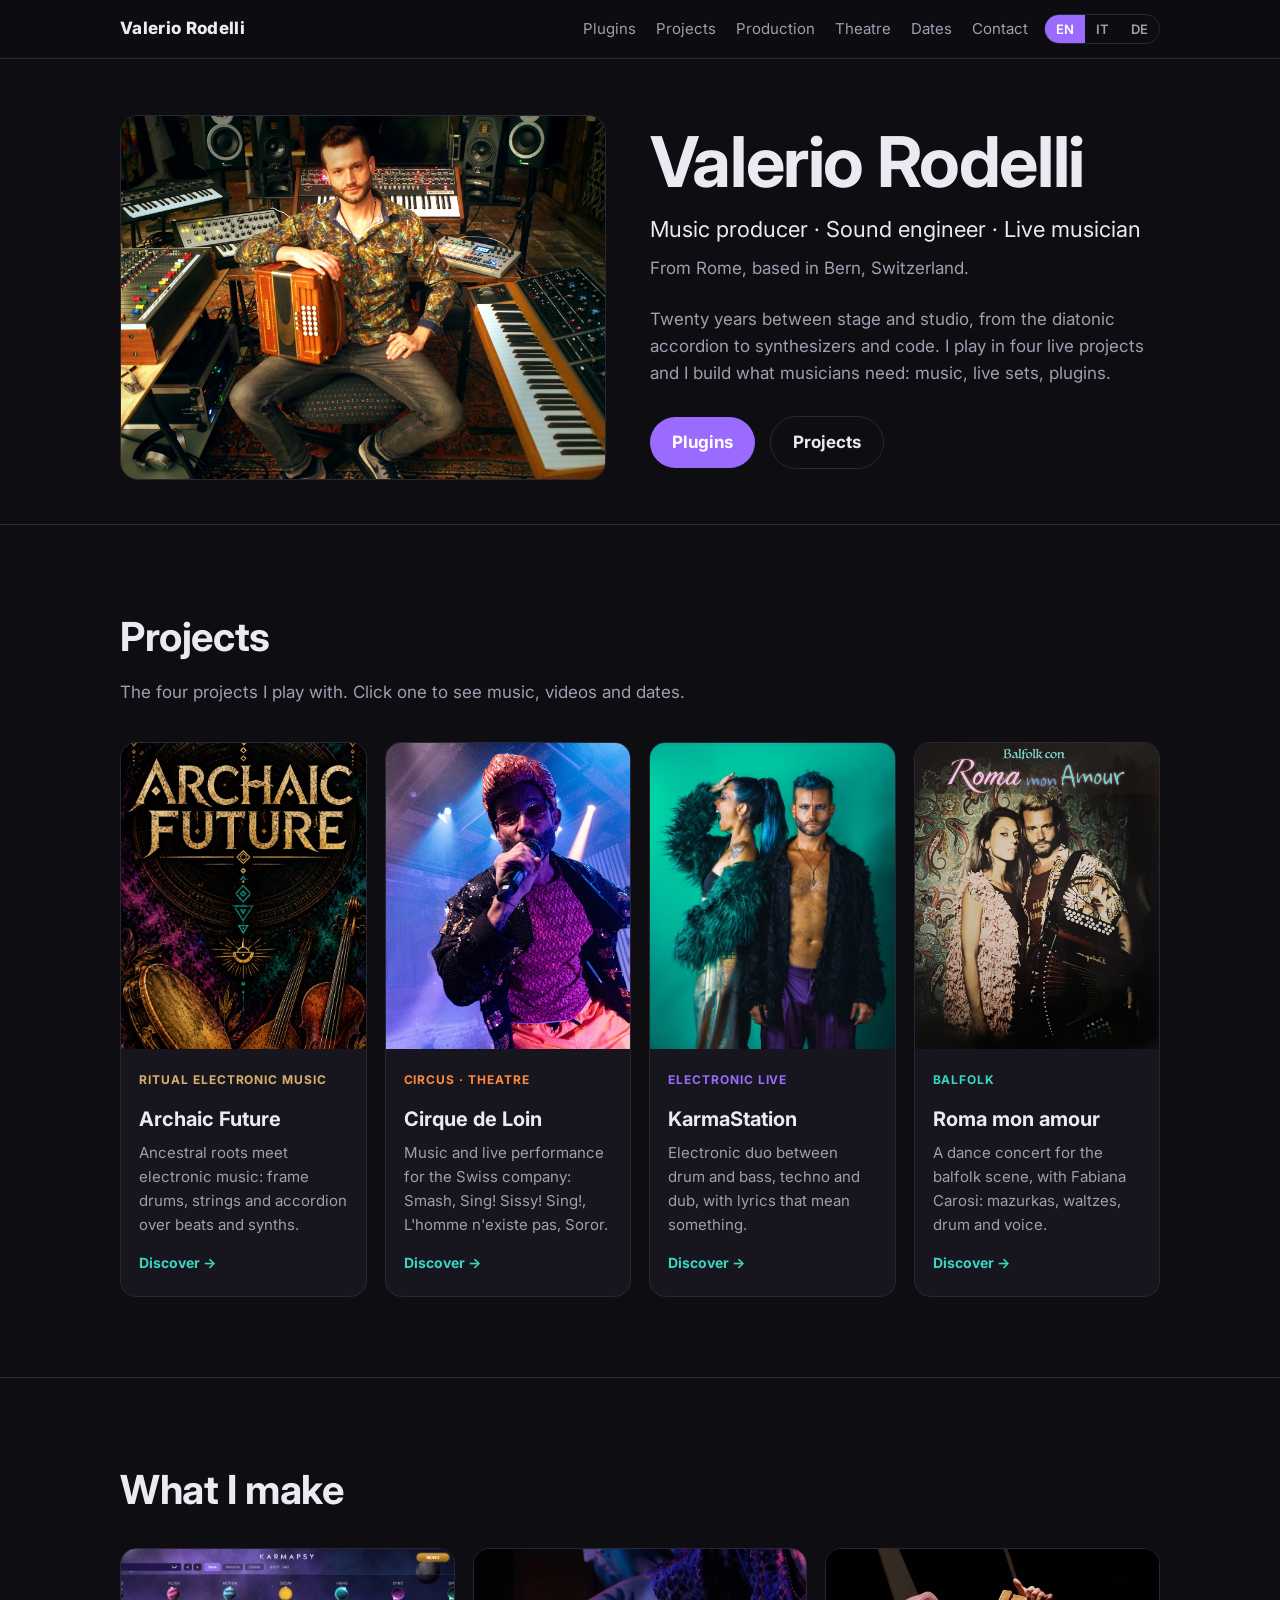
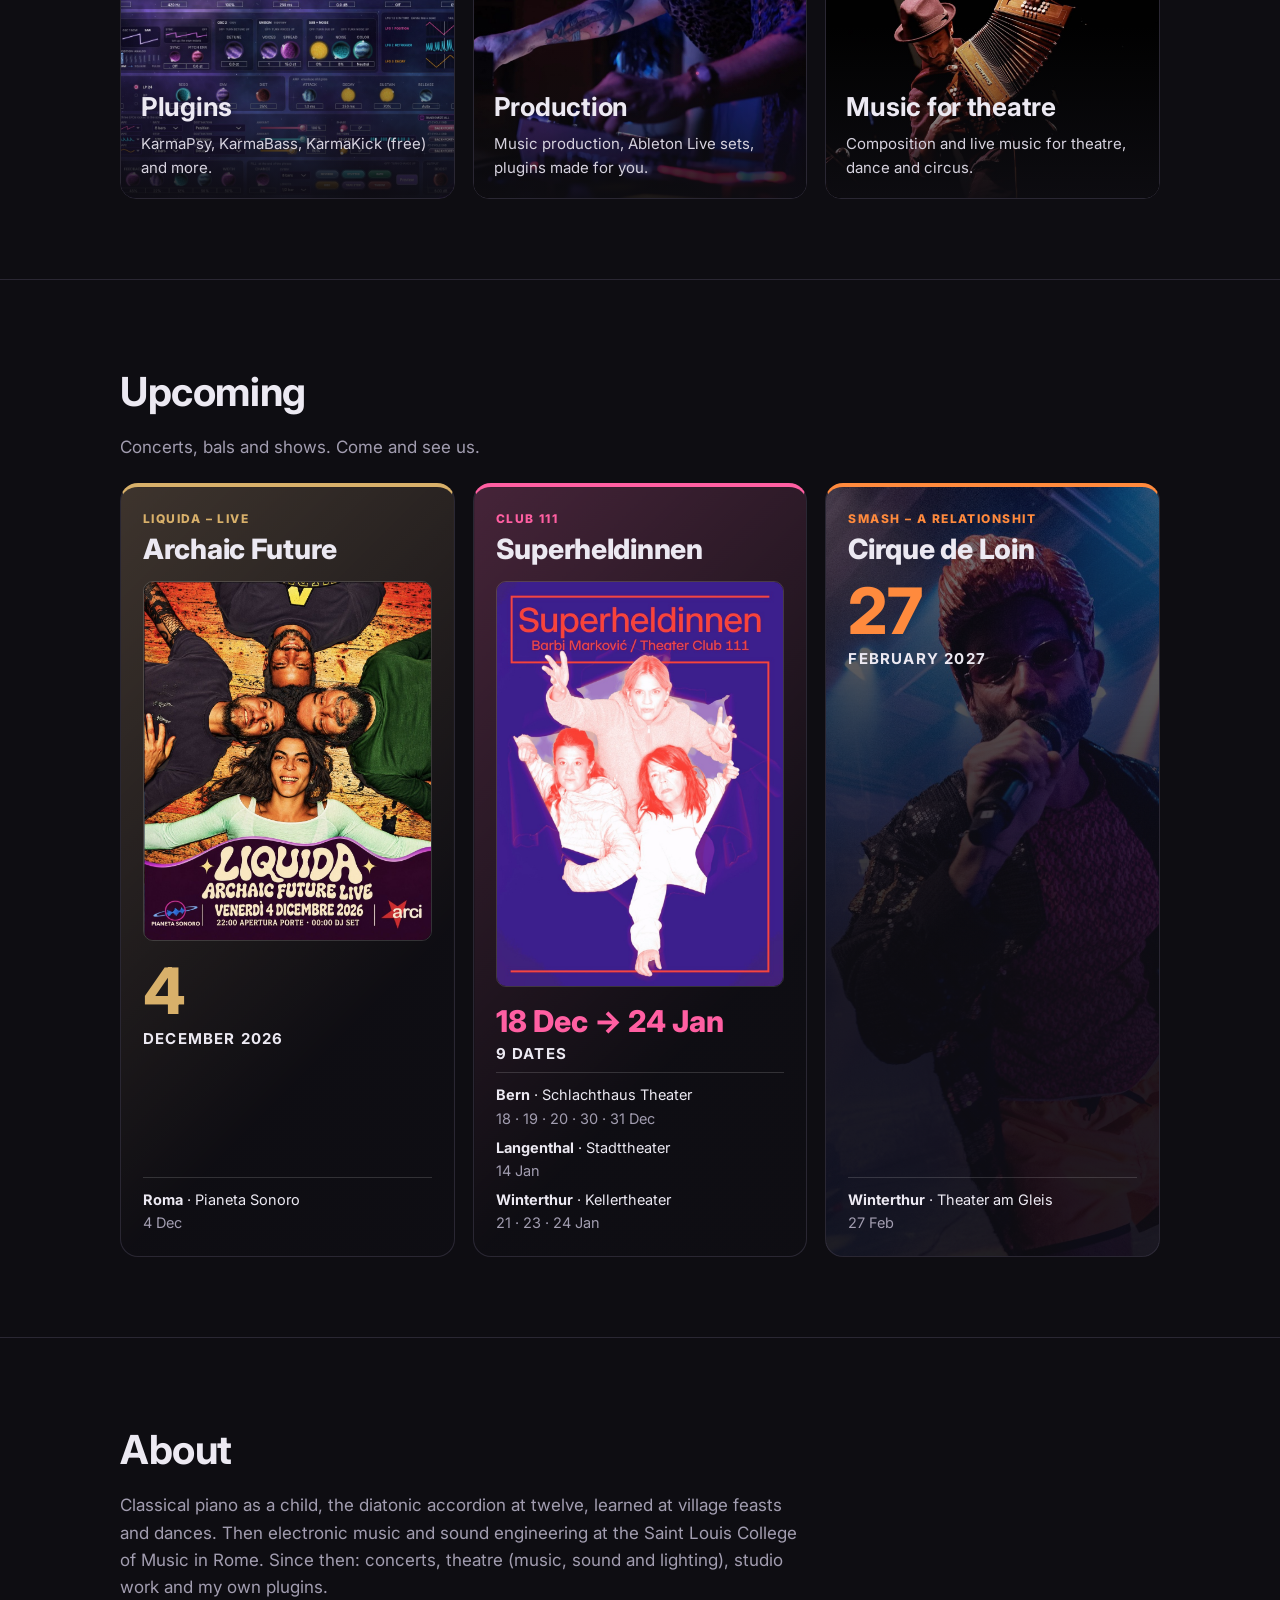
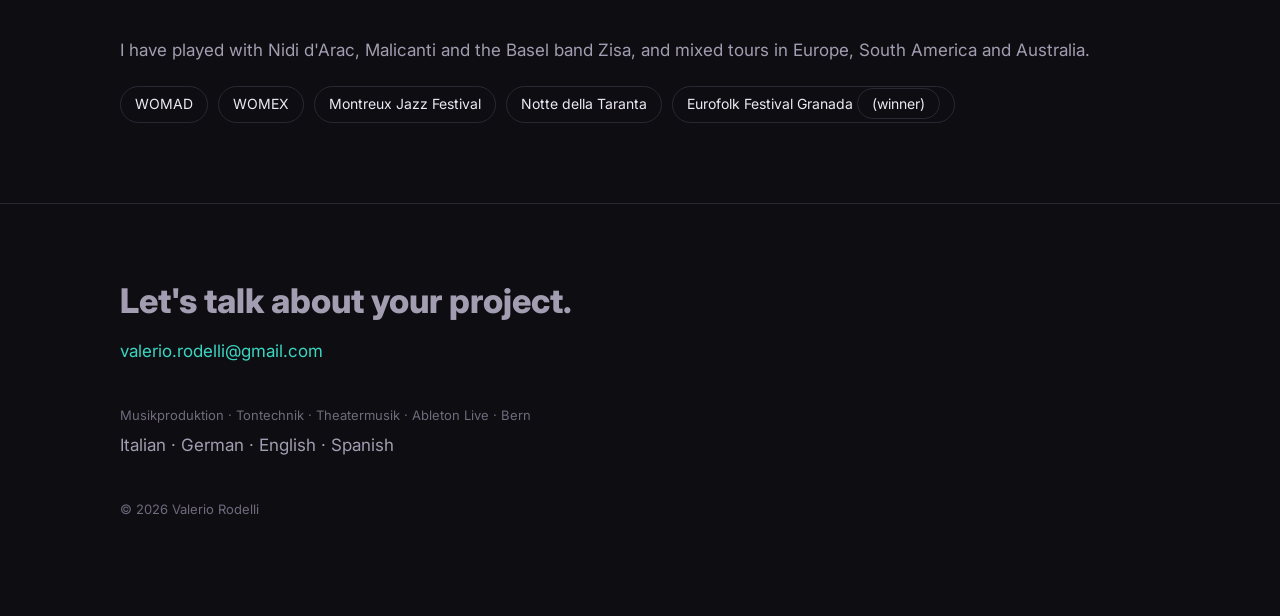
<file: index.html>
<!doctype html>
<html lang="en" data-lang="en">
<head>
<meta charset="utf-8">
<meta name="viewport" content="width=device-width, initial-scale=1">
<title>Valerio Rodelli – Music producer, sound engineer &amp; theatre composer in Bern</title>
<meta name="description" content="Valerio Rodelli, music producer, sound engineer and theatre composer from Rome, based in Bern, Switzerland. Musikproduktion, Tontechnik und Theatermusik in Bern. Ableton Live sets, audio plugins, live music.">
<link rel="canonical" href="https://valeriorodelli.net/">
<meta property="og:type" content="website">
<meta property="og:title" content="Valerio Rodelli – Music producer, sound engineer &amp; theatre composer in Bern">
<meta property="og:description" content="Valerio Rodelli, music producer, sound engineer and theatre composer from Rome, based in Bern, Switzerland. Musikproduktion, Tontechnik und Theatermusik in Bern. Ableton Live sets, audio plugins, live music.">
<meta property="og:url" content="https://valeriorodelli.net/">
<meta property="og:image" content="https://valeriorodelli.net/assets/valerio-atelier.jpg">
<meta name="twitter:card" content="summary_large_image">
<script type="application/ld+json">{"@context": "https://schema.org", "@type": "Person", "name": "Valerio Rodelli", "url": "https://valeriorodelli.net/", "image": "https://valeriorodelli.net/assets/valerio-atelier.jpg", "jobTitle": ["Music producer", "Sound engineer", "Live musician"], "description": "Music producer, sound engineer and live musician from Rome, based in Bern, Switzerland. Archaic Future, Cirque de Loin, KarmaStation, Roma mon amour. Ableton Live sets, audio plugins, music production.", "address": {"@type": "PostalAddress", "addressLocality": "Bern", "addressCountry": "CH"}, "birthPlace": {"@type": "Place", "name": "Rome"}, "email": "mailto:valerio.rodelli@gmail.com", "knowsLanguage": ["it", "de", "en", "es"], "memberOf": [{"@type": "MusicGroup", "name": "Archaic Future"}, {"@type": "MusicGroup", "name": "KarmaStation"}, {"@type": "MusicGroup", "name": "Roma mon amour"}, {"@type": "PerformingGroup", "name": "Cirque de Loin"}], "sameAs": ["https://www.instagram.com/karmastation.music/", "https://www.youtube.com/@KarmaStation_music", "https://open.spotify.com/artist/7bAg3mGoBLbCILEYzGeQ53", "https://www.instagram.com/archaic.future/", "https://www.youtube.com/@ArchaicFutureMusic", "https://www.youtube.com/@Romamonamour", "https://karmastation.gumroad.com", "https://www.fiverr.com/valerio_rodelli", "https://soundbetter.com/profiles/748519-valerio-rodelli"]}</script>
<link rel="preconnect" href="https://fonts.googleapis.com">
<link href="https://fonts.googleapis.com/css2?family=Inter:wght@400;500;700;800&display=swap" rel="stylesheet">
<link rel="stylesheet" href="assets/style.css?v=11">
</head>
<body>

<nav>
  <div class="wrap">
    <a class="name" href="/">Valerio Rodelli</a>
    <ul>
      <li><a href="/plugins.html">Plugins</a></li>
      <li><a href="#projects"><span lang="en">Projects</span><span lang="it">Progetti</span><span lang="de">Projekte</span></a></li>
      <li><a href="/produzione.html"><span lang="en">Production</span><span lang="it">Produzione</span><span lang="de">Produktion</span></a></li>
      <li><a href="/teatro.html"><span lang="en">Theatre</span><span lang="it">Teatro</span><span lang="de">Theater</span></a></li>
      <li><a href="#dates"><span lang="en">Dates</span><span lang="it">Date</span><span lang="de">Termine</span></a></li>
      <li><a href="#contact"><span lang="en">Contact</span><span lang="it">Contatti</span><span lang="de">Kontakt</span></a></li>
    </ul>
    <div class="langs"><button data-set="en">EN</button><button data-set="it">IT</button><button data-set="de">DE</button></div>
  </div>
</nav>

<header class="hero">
  <div class="wrap">
    <img src="assets/valerio-atelier.jpg" alt="Valerio Rodelli">
    <div>
      <h1>Valerio Rodelli</h1>
      <p class="roles"><span lang="en">Music producer · Sound engineer · Live musician</span><span lang="it">Produttore · Fonico · Musicista live</span><span lang="de">Musikproduzent · Tontechniker · Livemusiker</span></p>
      <p class="where"><span lang="en">From Rome, based in Bern, Switzerland.</span><span lang="it">Romano, vivo a Berna, in Svizzera.</span><span lang="de">Aus Rom, lebt in Bern, Schweiz.</span></p>
      <p class="intro"><span lang="en">Twenty years between stage and studio, from the diatonic accordion to synthesizers and code. I play in four live projects and I build what musicians need: music, live sets, plugins.</span><span lang="it">Vent'anni tra palco e studio, dall'organetto ai sintetizzatori fino al codice. Suono in quattro progetti dal vivo e costruisco quello che serve ai musicisti: musica, live set, plugin.</span><span lang="de">Zwanzig Jahre zwischen Bühne und Studio, vom diatonischen Akkordeon über Synthesizer bis zum Code. Ich spiele in vier Liveprojekten und baue, was Musikerinnen und Musiker brauchen: Musik, Livesets, Plugins.</span></p>
      <a class="btn" href="/plugins.html">Plugins</a>
      <a class="btn ghost" href="#projects"><span lang="en">Projects</span><span lang="it">Progetti</span><span lang="de">Projekte</span></a>
    </div>
  </div>
</header>

<section id="projects">
  <div class="wrap">
    <h2><span lang="en">Projects</span><span lang="it">Progetti</span><span lang="de">Projekte</span></h2>
    <p class="lead"><span lang="en">The four projects I play with. Click one to see music, videos and dates.</span><span lang="it">I quattro progetti con cui suono. Clicca per vedere musica, video e date.</span><span lang="de">Die vier Projekte, in denen ich spiele. Klick auf eines für Musik, Videos und Termine.</span></p>
    <div class="projects">
      <a class="pcard" href="archaic-future.html">
        <img src="assets/archaic-future.jpg" alt="Archaic Future">
        <div><span class="tag t-gold">Ritual electronic music</span><h3>Archaic Future</h3><p><span lang="en">Ancestral roots meet electronic music: frame drums, strings and accordion over beats and synths.</span><span lang="it">Le radici antiche incontrano l'elettronica: tamburi a cornice, corde e organetto su beat e sintetizzatori.</span><span lang="de">Uralte Wurzeln treffen auf elektronische Musik: Rahmentrommeln, Saiteninstrumente und Akkordeon über Beats und Synthesizern.</span></p><span class="go"><span lang="en">Discover →</span><span lang="it">Scopri →</span><span lang="de">Entdecken →</span></span></div>
      </a>
      <a class="pcard" href="cirque-de-loin.html">
        <img src="assets/smash-158.jpg" alt="Cirque de Loin" style="object-position:center 20%">
        <div><span class="tag t-orange"><span lang="en">Circus · theatre</span><span lang="it">Circo · teatro</span><span lang="de">Zirkus · Theater</span></span><h3>Cirque de Loin</h3><p><span lang="en">Music and live performance for the Swiss company: Smash, Sing! Sissy! Sing!, L'homme n'existe pas, Soror.</span><span lang="it">Musica e scena per la compagnia svizzera: Smash, Sing! Sissy! Sing!, L'homme n'existe pas, Soror.</span><span lang="de">Musik und Live-Performance für die Schweizer Compagnie: Smash, Sing! Sissy! Sing!, L'homme n'existe pas, Soror.</span></p><span class="go"><span lang="en">Discover →</span><span lang="it">Scopri →</span><span lang="de">Entdecken →</span></span></div>
      </a>
      <a class="pcard" href="karmastation.html">
        <img src="assets/karmastation.jpg" alt="KarmaStation">
        <div><span class="tag t-violet">Electronic live</span><h3>KarmaStation</h3><p><span lang="en">Electronic duo between drum and bass, techno and dub, with lyrics that mean something.</span><span lang="it">Duo elettronico tra drum and bass, techno e dub, con testi che dicono qualcosa.</span><span lang="de">Elektronisches Duo zwischen Drum and Bass, Techno und Dub, mit Texten, die etwas zu sagen haben.</span></p><span class="go"><span lang="en">Discover →</span><span lang="it">Scopri →</span><span lang="de">Entdecken →</span></span></div>
      </a>
      <a class="pcard" href="roma-mon-amour.html">
        <img src="assets/roma-mon-amour.jpg" alt="Roma mon amour">
        <div><span class="tag t-teal">Balfolk</span><h3>Roma mon amour</h3><p><span lang="en">A dance concert for the balfolk scene, with Fabiana Carosi: mazurkas, waltzes, drum and voice.</span><span lang="it">Un concerto da ballare per la scena balfolk, con Fabiana Carosi: mazurke, valzer, tamburo e voce.</span><span lang="de">Ein Tanzkonzert für die Balfolk-Szene, mit Fabiana Carosi: Mazurkas, Walzer, Trommel und Stimme.</span></p><span class="go"><span lang="en">Discover →</span><span lang="it">Scopri →</span><span lang="de">Entdecken →</span></span></div>
      </a>
    </div>
  </div>
</section>

<section id="start">
  <div class="wrap">
    <h2><span lang="en">What I make</span><span lang="it">Cosa faccio</span><span lang="de">Was ich mache</span></h2>
    <div class="doors">
      <a class="door" href="/plugins.html"><img src="assets/psy.jpg" alt="" loading="lazy" style="object-position:center top"><div><h3>Plugins</h3><p><span lang="en">KarmaPsy, KarmaBass, KarmaKick (free) and more.</span><span lang="it">KarmaPsy, KarmaBass, KarmaKick (gratis) e altri.</span><span lang="de">KarmaPsy, KarmaBass, KarmaKick (gratis) und mehr.</span></p></div></a>
      <a class="door" href="/produzione.html"><img src="assets/live-synth.jpg" alt="" loading="lazy" style="object-position:center"><div><h3><span lang="en">Production</span><span lang="it">Produzione</span><span lang="de">Produktion</span></h3><p><span lang="en">Music production, Ableton Live sets, plugins made for you.</span><span lang="it">Produzione musicale, live set Ableton, plugin su misura.</span><span lang="de">Musikproduktion, Ableton-Livesets, Plugins nach Mass.</span></p></div></a>
      <a class="door" href="/teatro.html"><img src="assets/teatro-ambra.jpg" alt="" loading="lazy" style="object-position:center 30%"><div><h3><span lang="en">Music for theatre</span><span lang="it">Musica per il teatro</span><span lang="de">Theatermusik</span></h3><p><span lang="en">Composition and live music for theatre, dance and circus.</span><span lang="it">Composizione e musica dal vivo per teatro, danza e circo.</span><span lang="de">Komposition und Livemusik für Theater, Tanz und Zirkus.</span></p></div></a>
    </div>
  </div>
</section>

<section id="dates">
  <div class="wrap">
    <h2><span lang="en">Upcoming</span><span lang="it">Prossime date</span><span lang="de">Termine</span></h2>
    <p class="lead" style="margin-bottom:22px"><span lang="en">Concerts, bals and shows. Come and see us.</span><span lang="it">Concerti, bal e spettacoli. Vieni a trovarci.</span><span lang="de">Konzerte, Bals und Shows. Komm vorbei.</span></p>
    <div id="dates-list"></div>
  </div>
</section>

<section id="about">
  <div class="wrap">
    <div>
      <h2><span lang="en">About</span><span lang="it">Chi sono</span><span lang="de">Über mich</span></h2>
      <p class="lead"><span lang="en">Classical piano as a child, the diatonic accordion at twelve, learned at village feasts and dances. Then electronic music and sound engineering at the Saint Louis College of Music in Rome. Since then: concerts, theatre (music, sound and lighting), studio work and my own plugins.</span><span lang="it">Pianoforte classico da bambino, l'organetto a dodici anni, imparato alle feste e ai balli di paese. Poi musica elettronica e tecnica del suono al Saint Louis College of Music di Roma. Da allora: concerti, teatro (musica, suono e luci), studio e i miei plugin.</span><span lang="de">Als Kind klassisches Klavier, mit zwölf das diatonische Akkordeon, gelernt an Dorffesten und Tanzabenden. Dann elektronische Musik und Tontechnik am Saint Louis College of Music in Rom. Seither: Konzerte, Theater (Musik, Ton und Licht), Studioarbeit und meine eigenen Plugins.</span></p>
      <p style="color:var(--muted);margin:0 0 6px"><span lang="en">I have played with Nidi d'Arac, Malicanti and the Basel band Zisa, and mixed tours in Europe, South America and Australia.</span><span lang="it">Ho suonato con Nidi d'Arac, Malicanti e la band di Basilea Zisa, e ho mixato tour in Europa, Sud America e Australia.</span><span lang="de">Ich habe mit Nidi d'Arac, Malicanti und der Basler Band Zisa gespielt und als Tontechniker Tourneen in Europa, Südamerika und Australien gemischt.</span></p>
      <div class="stages"><span>WOMAD</span><span>WOMEX</span><span>Montreux Jazz Festival</span><span>Notte della Taranta</span><span>Eurofolk Festival Granada <span lang="en">(winner)</span><span lang="it">(vincitori)</span><span lang="de">(Gewinner)</span></span></div>
    </div>
  </div>
</section>

<footer id="contact">
  <div class="wrap">
    <p class="big"><span lang="en">Let's talk about your project.</span><span lang="it">Parliamo del tuo progetto.</span><span lang="de">Lass uns über dein Projekt reden.</span></p>
    <p><a href="mailto:valerio.rodelli@gmail.com">valerio.rodelli@gmail.com</a></p>
    <p class="small">Musikproduktion · Tontechnik · Theatermusik · Ableton Live · Bern</p>
    <p><span lang="en">Italian · German · English · Spanish</span><span lang="it">Italiano · Tedesco · Inglese · Spagnolo</span><span lang="de">Italienisch · Deutsch · Englisch · Spanisch</span></p>
    <p class="small">© 2026 Valerio Rodelli</p>
  </div>
</footer>

<script src="assets/dates.js?v=7"></script>
<script src="assets/site.js?v=9"></script>
<script data-goatcounter="https://valeriorodelli.goatcounter.com/count" async src="//gc.zgo.at/count.js"></script>
</body>
</html>
</file>
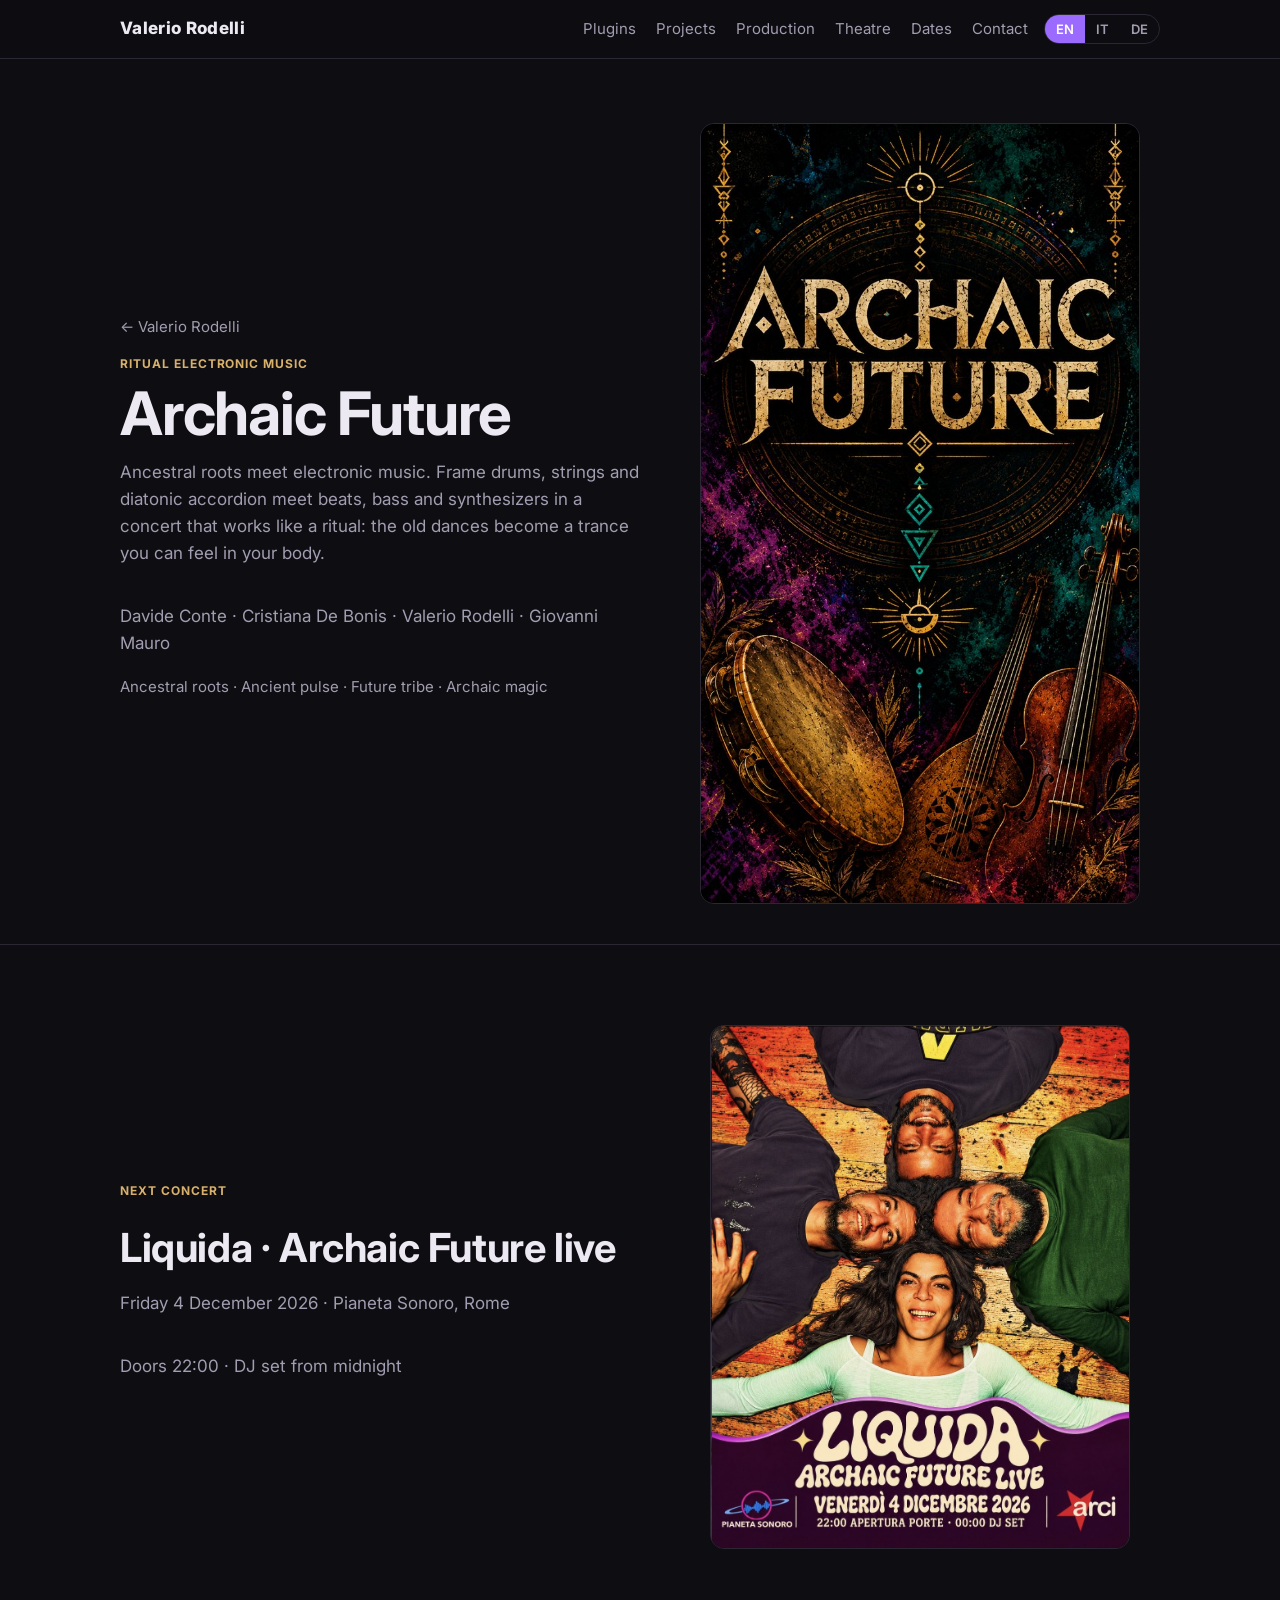
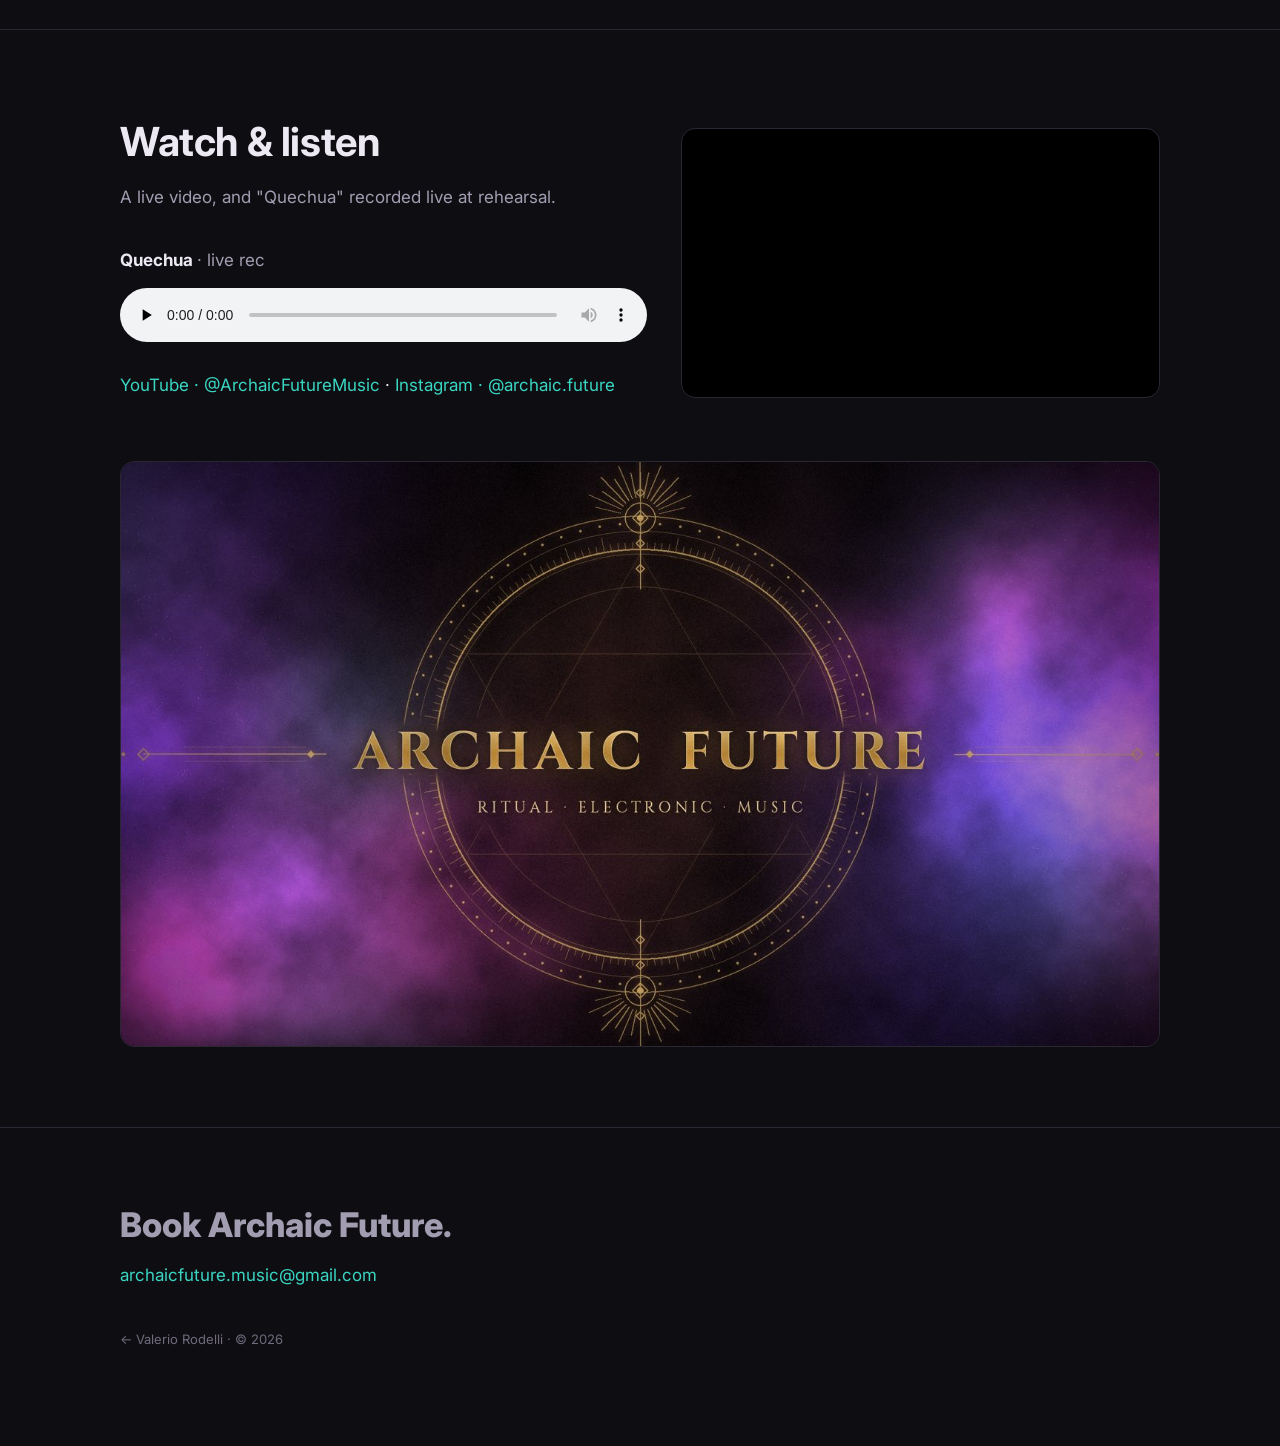
<file: archaic-future.html>
<!doctype html>
<html lang="en" data-lang="en">
<head>
<meta charset="utf-8">
<meta name="viewport" content="width=device-width, initial-scale=1">
<title>Archaic Future · Ritual electronic music</title>
<meta name="description" content="Archaic Future: ritual electronic music with Davide Conte, Cristiana De Bonis, Valerio Rodelli and Giovanni Mauro.">
<link rel="canonical" href="https://valeriorodelli.net/archaic-future.html">
<meta property="og:type" content="website">
<meta property="og:title" content="Archaic Future · Ritual electronic music">
<meta property="og:description" content="Archaic Future: ritual electronic music with Davide Conte, Cristiana De Bonis, Valerio Rodelli and Giovanni Mauro.">
<meta property="og:url" content="https://valeriorodelli.net/archaic-future.html">
<meta property="og:image" content="https://valeriorodelli.net/assets/valerio-hero.jpg">
<meta name="twitter:card" content="summary_large_image">
<link rel="preconnect" href="https://fonts.googleapis.com">
<link href="https://fonts.googleapis.com/css2?family=Inter:wght@400;500;700;800&display=swap" rel="stylesheet">
<link rel="stylesheet" href="assets/style.css?v=11">
</head>
<body>
<nav>
  <div class="wrap">
    <a class="name" href="/">Valerio Rodelli</a>
    <ul>
      <li><a href="/plugins.html">Plugins</a></li>
      <li><a href="/#projects"><span lang="en">Projects</span><span lang="it">Progetti</span><span lang="de">Projekte</span></a></li>
      <li><a href="/produzione.html"><span lang="en">Production</span><span lang="it">Produzione</span><span lang="de">Produktion</span></a></li>
      <li><a href="/teatro.html"><span lang="en">Theatre</span><span lang="it">Teatro</span><span lang="de">Theater</span></a></li>
      <li><a href="/#dates"><span lang="en">Dates</span><span lang="it">Date</span><span lang="de">Termine</span></a></li>
      <li><a href="#contact"><span lang="en">Contact</span><span lang="it">Contatti</span><span lang="de">Kontakt</span></a></li>
    </ul>
    <div class="langs"><button data-set="en">EN</button><button data-set="it">IT</button><button data-set="de">DE</button></div>
  </div>
</nav>

<header class="pagehead">
  <div class="wrap split">
    <div>
      <a href="/" style="color:var(--muted);font-size:15px">← Valerio Rodelli</a>
      <span class="tag t-gold" style="display:block;margin-top:14px">Ritual electronic music</span>
      <h1 style="margin-top:4px">Archaic Future</h1>
      <p class="lead"><span lang="en">Ancestral roots meet electronic music. Frame drums, strings and diatonic accordion meet beats, bass and synthesizers in a concert that works like a ritual: the old dances become a trance you can feel in your body.</span><span lang="it">Le radici antiche incontrano l'elettronica. Tamburi a cornice, corde e organetto si incontrano con beat, bassi e sintetizzatori in un concerto che funziona come un rito: le danze antiche diventano una trance che si sente nel corpo.</span><span lang="de">Uralte Wurzeln treffen auf elektronische Musik. Rahmentrommeln, Saiteninstrumente und diatonisches Akkordeon begegnen Beats, Bässen und Synthesizern, in einem Konzert, das wie ein Ritual wirkt: Die alten Tänze werden zu einer Trance, die man im Körper spürt.</span></p>
      <p style="color:var(--muted)">Davide Conte · Cristiana De Bonis · Valerio Rodelli · Giovanni Mauro</p>
      <p style="color:var(--muted);font-size:15px"><span lang="en">Ancestral roots · Ancient pulse · Future tribe · Archaic magic</span><span lang="it">Ancestral roots · Ancient pulse · Future tribe · Archaic magic</span><span lang="de">Ancestral roots · Ancient pulse · Future tribe · Archaic magic</span></p>
    </div>
    <img src="assets/archaic-future.jpg" alt="Archaic Future" style="width:100%;max-width:440px;margin:0 auto;border-radius:14px;border:1px solid var(--line);display:block">
  </div>
</header>
<section data-until="2026-12-04">
  <div class="wrap split">
    <div>
      <span class="tag t-gold"><span lang="en">Next concert</span><span lang="it">Prossimo concerto</span><span lang="de">Nächstes Konzert</span></span>
      <h2 style="margin-top:6px">Liquida · Archaic Future live</h2>
      <p class="lead"><span lang="en">Friday 4 December 2026 · Pianeta Sonoro, Rome</span><span lang="it">Venerdì 4 dicembre 2026 · Pianeta Sonoro, Roma</span><span lang="de">Freitag, 4. Dezember 2026 · Pianeta Sonoro, Rom</span></p>
      <p style="color:var(--muted)"><span lang="en">Doors 22:00 · DJ set from midnight</span><span lang="it">22:00 apertura porte · 00:00 DJ set</span><span lang="de">Türöffnung 22:00 · ab Mitternacht DJ-Set</span></p>
    </div>
    <img src="assets/archaic-liquida-4-dicembre.jpg" alt="Liquida – Archaic Future live, 4 dicembre 2026, Pianeta Sonoro" loading="lazy" style="width:100%;max-width:420px;margin:0 auto;border-radius:14px;border:1px solid var(--line);display:block">
  </div>
</section>
<section>
  <div class="wrap split">
    <div>
      <h2><span lang="en">Watch &amp; listen</span><span lang="it">Guarda e ascolta</span><span lang="de">Schauen und hören</span></h2>
      <p class="lead"><span lang="en">A live video, and "Quechua" recorded live at rehearsal.</span><span lang="it">Un video dal vivo, e "Quechua" registrata dal vivo in sala prove.</span><span lang="de">Ein Livevideo und «Quechua», live im Proberaum aufgenommen.</span></p>
      <p style="margin:0 0 6px;font-weight:700">Quechua <span style="color:var(--muted);font-weight:400">· live rec</span></p>
      <audio src="assets/archaic-quechua.mp3" controls preload="none"></audio>
      <p style="margin-top:22px"><a href="https://www.youtube.com/@ArchaicFutureMusic">YouTube · @ArchaicFutureMusic</a> · <a href="https://www.instagram.com/archaic.future/">Instagram · @archaic.future</a></p>
    </div>
    <div class="embed" style="position:relative;aspect-ratio:16/9;border-radius:14px;overflow:hidden;border:1px solid var(--line);background:#000"><iframe src="https://www.youtube-nocookie.com/embed/nC4vIXrvQeY" title="Archaic Future live" loading="lazy" allow="fullscreen; picture-in-picture" style="position:absolute;inset:0;width:100%;height:100%;border:0"></iframe></div>
  </div>
  <div class="wrap" style="margin-top:44px">
    <img src="assets/archaic-banner.jpg" alt="Archaic Future – ritual electronic music" style="width:100%;border-radius:14px;border:1px solid var(--line);display:block">
  </div>
</section>
<footer id="contact">
  <div class="wrap">
    <p class="big"><span lang="en">Book Archaic Future.</span><span lang="it">Porta Archaic Future sul tuo palco.</span><span lang="de">Archaic Future buchen.</span></p>
    <p><a href="mailto:archaicfuture.music@gmail.com">archaicfuture.music@gmail.com</a></p>
    <p class="small"><a href="/" style="color:inherit">← Valerio Rodelli</a> · © 2026</p>
  </div>
</footer>
<script src="assets/site.js?v=9"></script>
<script data-goatcounter="https://valeriorodelli.goatcounter.com/count" async src="//gc.zgo.at/count.js"></script>
</body>
</html>
</file>
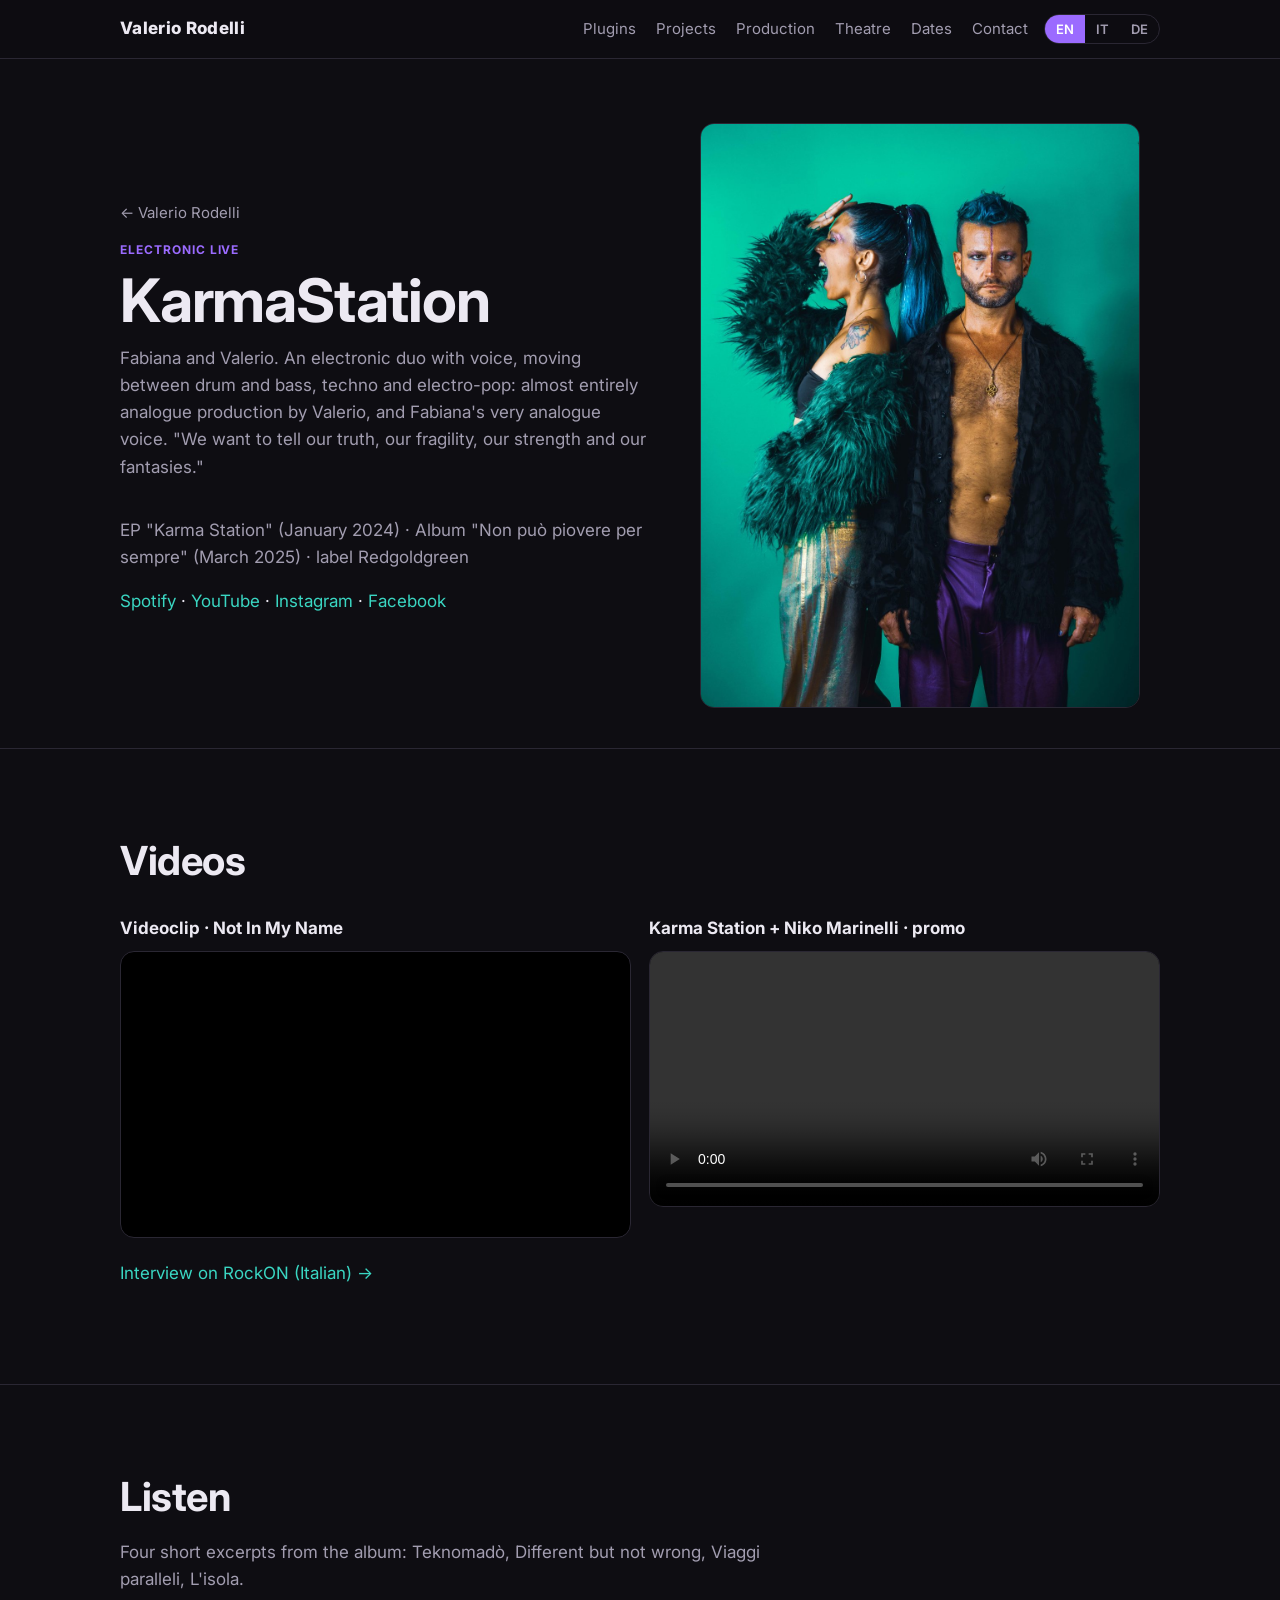
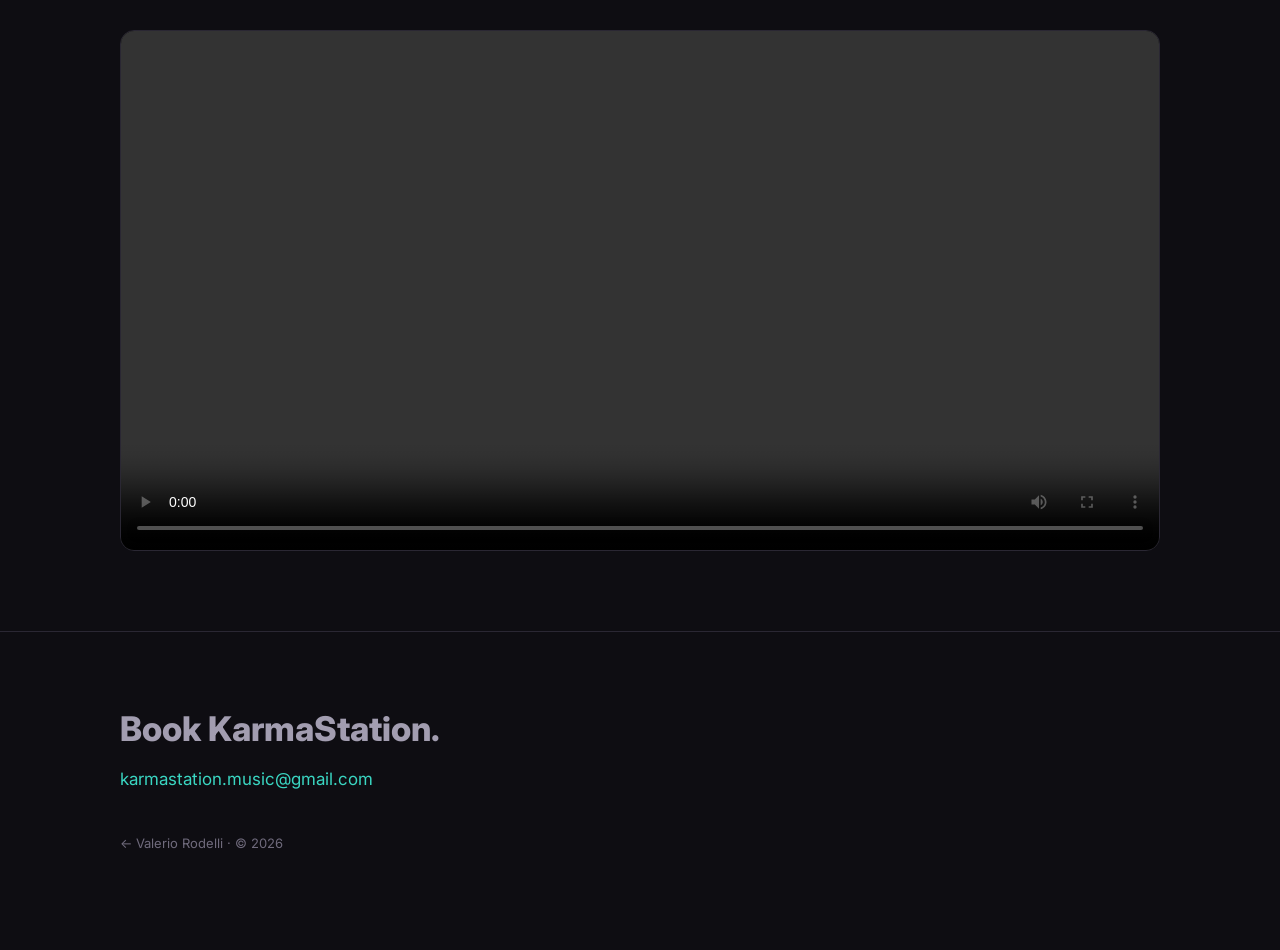
<file: karmastation.html>
<!doctype html>
<html lang="en" data-lang="en">
<head>
<meta charset="utf-8">
<meta name="viewport" content="width=device-width, initial-scale=1">
<title>KarmaStation · Electronic duo</title>
<meta name="description" content="KarmaStation: electronic duo between drum and bass, techno and dub, with lyrics. Two albums produced by Valerio Rodelli.">
<link rel="canonical" href="https://valeriorodelli.net/karmastation.html">
<meta property="og:type" content="website">
<meta property="og:title" content="KarmaStation · Electronic duo">
<meta property="og:description" content="KarmaStation: electronic duo between drum and bass, techno and dub, with lyrics. Two albums produced by Valerio Rodelli.">
<meta property="og:url" content="https://valeriorodelli.net/karmastation.html">
<meta property="og:image" content="https://valeriorodelli.net/assets/valerio-hero.jpg">
<meta name="twitter:card" content="summary_large_image">
<link rel="preconnect" href="https://fonts.googleapis.com">
<link href="https://fonts.googleapis.com/css2?family=Inter:wght@400;500;700;800&display=swap" rel="stylesheet">
<link rel="stylesheet" href="assets/style.css?v=11">
</head>
<body>
<nav>
  <div class="wrap">
    <a class="name" href="/">Valerio Rodelli</a>
    <ul>
      <li><a href="/plugins.html">Plugins</a></li>
      <li><a href="/#projects"><span lang="en">Projects</span><span lang="it">Progetti</span><span lang="de">Projekte</span></a></li>
      <li><a href="/produzione.html"><span lang="en">Production</span><span lang="it">Produzione</span><span lang="de">Produktion</span></a></li>
      <li><a href="/teatro.html"><span lang="en">Theatre</span><span lang="it">Teatro</span><span lang="de">Theater</span></a></li>
      <li><a href="/#dates"><span lang="en">Dates</span><span lang="it">Date</span><span lang="de">Termine</span></a></li>
      <li><a href="#contact"><span lang="en">Contact</span><span lang="it">Contatti</span><span lang="de">Kontakt</span></a></li>
    </ul>
    <div class="langs"><button data-set="en">EN</button><button data-set="it">IT</button><button data-set="de">DE</button></div>
  </div>
</nav>

<header class="pagehead">
  <div class="wrap split">
    <div>
      <a href="/" style="color:var(--muted);font-size:15px">← Valerio Rodelli</a>
      <span class="tag t-violet" style="display:block;margin-top:14px">Electronic live</span>
      <h1 style="margin-top:4px">KarmaStation</h1>
      <p class="lead"><span lang="en">Fabiana and Valerio. An electronic duo with voice, moving between drum and bass, techno and electro-pop: almost entirely analogue production by Valerio, and Fabiana's very analogue voice. "We want to tell our truth, our fragility, our strength and our fantasies."</span><span lang="it">Fabiana e Valerio. Un duo di musica elettronica e voce che si muove tra drum and bass, techno ed electro-pop: la produzione quasi interamente analogica di Valerio e la voce super analogica di Fabiana. «Vogliamo raccontare la nostra verità, le nostre fragilità, la nostra forza e le nostre fantasie.»</span><span lang="de">Fabiana und Valerio. Ein Elektroduo mit Stimme, unterwegs zwischen Drum and Bass, Techno und Electropop: Valerios fast ganz analoge Produktion und Fabianas durch und durch analoge Stimme. «Wir wollen unsere Wahrheit erzählen, unsere Zerbrechlichkeit, unsere Stärke und unsere Fantasien.»</span></p>
      <p style="color:var(--muted)"><span lang="en">EP "Karma Station" (January 2024) · Album "Non può piovere per sempre" (March 2025) · label Redgoldgreen</span><span lang="it">EP "Karma Station" (gennaio 2024) · Album "Non può piovere per sempre" (marzo 2025) · etichetta Redgoldgreen</span><span lang="de">EP «Karma Station» (Januar 2024) · Album «Non può piovere per sempre» (März 2025) · Label Redgoldgreen</span></p>
      <p><a href="https://open.spotify.com/artist/7bAg3mGoBLbCILEYzGeQ53">Spotify</a> · <a href="https://www.youtube.com/@KarmaStation_music">YouTube</a> · <a href="https://www.instagram.com/karmastation.music/">Instagram</a> · <a href="https://www.facebook.com/KarmaStationMusic">Facebook</a></p>
    </div>
    <img src="assets/karmastation.jpg" alt="KarmaStation" style="width:100%;max-width:440px;margin:0 auto;border-radius:14px;border:1px solid var(--line);display:block">
  </div>
</header>
<section>
  <div class="wrap">
    <h2><span lang="en">Videos</span><span lang="it">Video</span><span lang="de">Videos</span></h2>
    <div class="grid" style="grid-template-columns:repeat(auto-fit,minmax(320px,1fr));margin-top:22px">
      <div><p style="margin:0 0 8px;font-weight:700"><span lang="en">Videoclip</span><span lang="it">Videoclip</span><span lang="de">Musikvideo</span> · Not In My Name</p><div class="embed" style="position:relative;aspect-ratio:16/9;border-radius:14px;overflow:hidden;border:1px solid var(--line);background:#000"><iframe src="https://www.youtube-nocookie.com/embed/vzlS1xDEYsM" title="Karma Station - Not In My Name" loading="lazy" allow="fullscreen; picture-in-picture" style="position:absolute;inset:0;width:100%;height:100%;border:0"></iframe></div></div>
      <div><p style="margin:0 0 8px;font-weight:700">Karma Station + Niko Marinelli · promo</p><video src="assets/karmastation-promo.mp4" controls preload="metadata" style="width:100%;border-radius:14px;border:1px solid var(--line);background:#000;display:block"></video></div>
    </div>
    <p style="margin-top:22px"><a href="https://www.rockon.it/musica/interviste/karma-station-il-sincronismo-e-la-potenzialita-creativa-lintervista/"><span lang="en">Interview on RockON (Italian) →</span><span lang="it">Intervista su RockON →</span><span lang="de">Interview auf RockON (italienisch) →</span></a></p>
  </div>
</section>
<section>
  <div class="wrap">
    <h2><span lang="en">Listen</span><span lang="it">Ascolta</span><span lang="de">Hören</span></h2>
    <p class="lead"><span lang="en">Four short excerpts from the album: Teknomadò, Different but not wrong, Viaggi paralleli, L'isola.</span><span lang="it">Quattro estratti brevi dal disco: Teknomadò, Different but not wrong, Viaggi paralleli, L'isola.</span><span lang="de">Vier kurze Ausschnitte aus dem Album: Teknomadò, Different but not wrong, Viaggi paralleli, L'isola.</span></p>
    <video src="assets/album-demo.mp4" controls preload="metadata" style="width:100%;border-radius:14px;border:1px solid var(--line);background:#000;display:block;margin-top:8px"></video>
  </div>
</section>
<footer id="contact">
  <div class="wrap">
    <p class="big"><span lang="en">Book KarmaStation.</span><span lang="it">Porta KarmaStation sul tuo palco.</span><span lang="de">KarmaStation buchen.</span></p>
    <p><a href="mailto:karmastation.music@gmail.com">karmastation.music@gmail.com</a></p>
    <p class="small"><a href="/" style="color:inherit">← Valerio Rodelli</a> · © 2026</p>
  </div>
</footer>
<script src="assets/site.js?v=9"></script>
<script data-goatcounter="https://valeriorodelli.goatcounter.com/count" async src="//gc.zgo.at/count.js"></script>
</body>
</html>
</file>
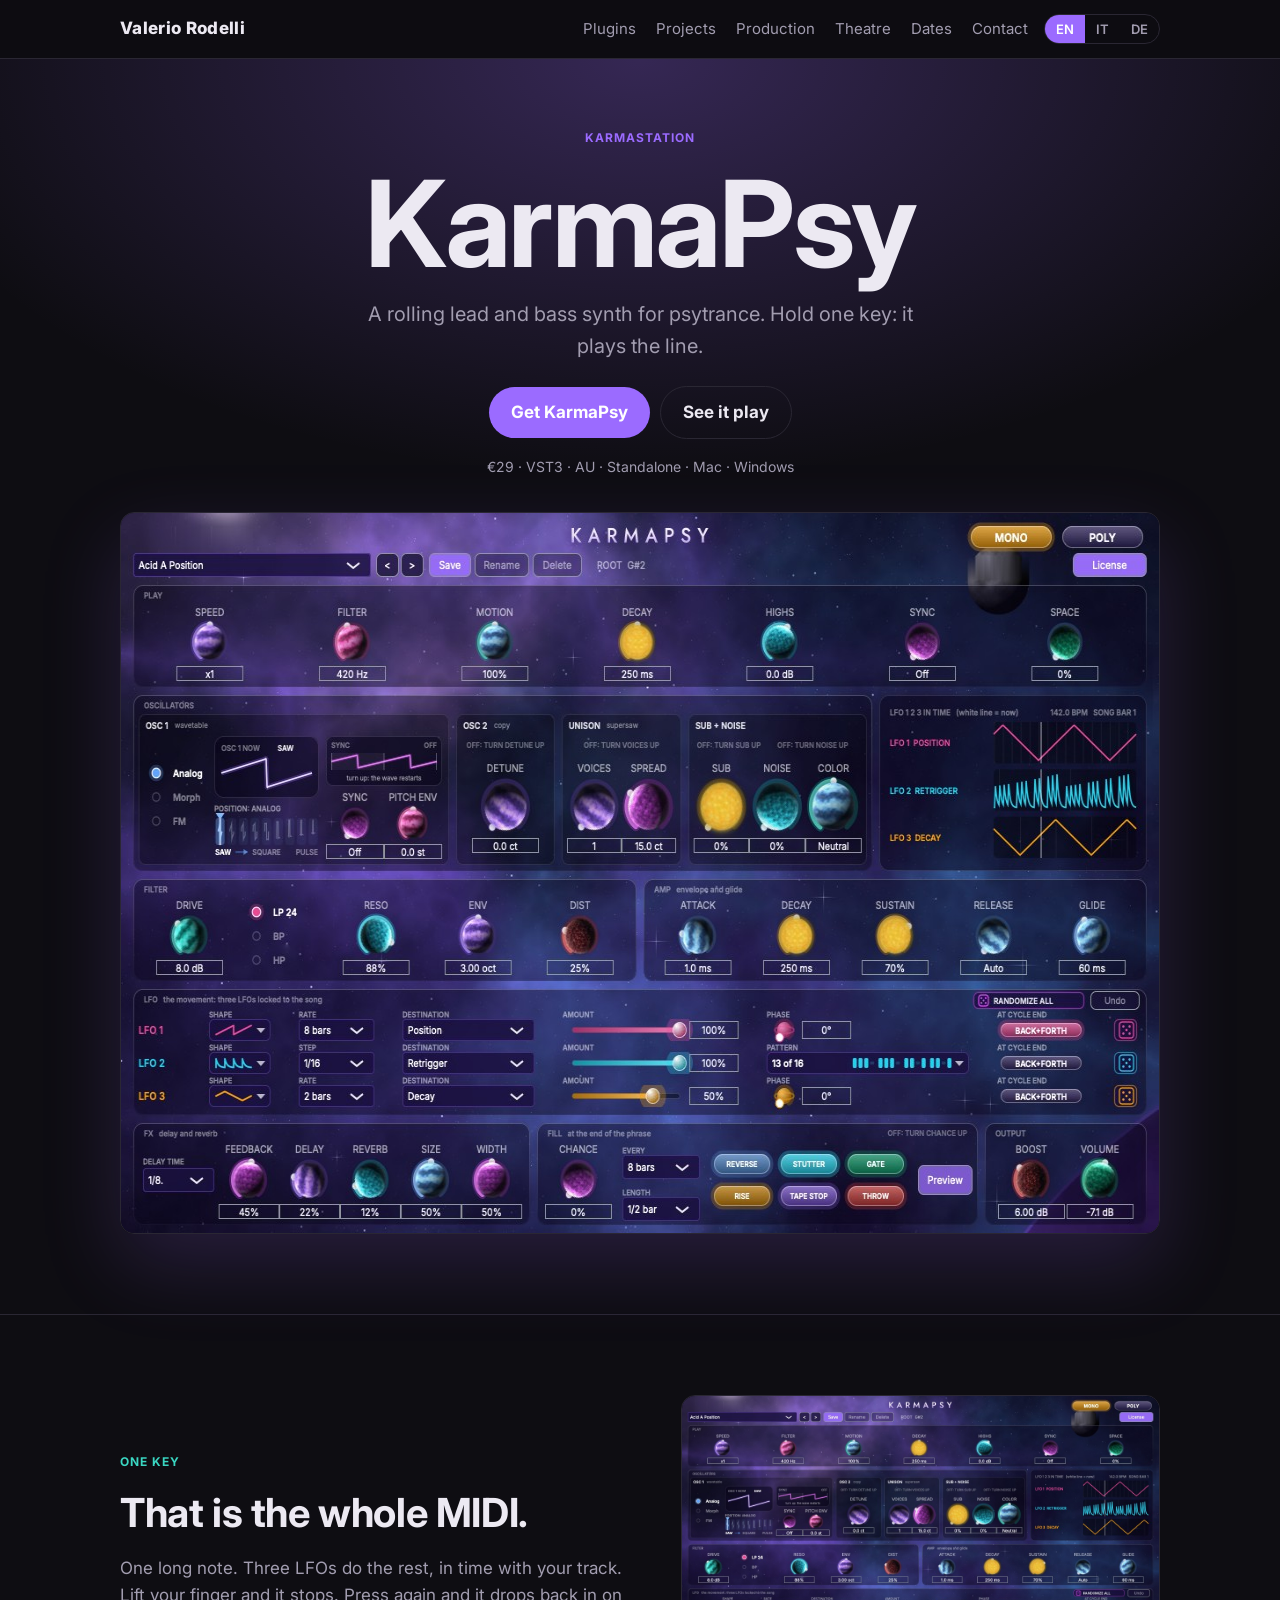
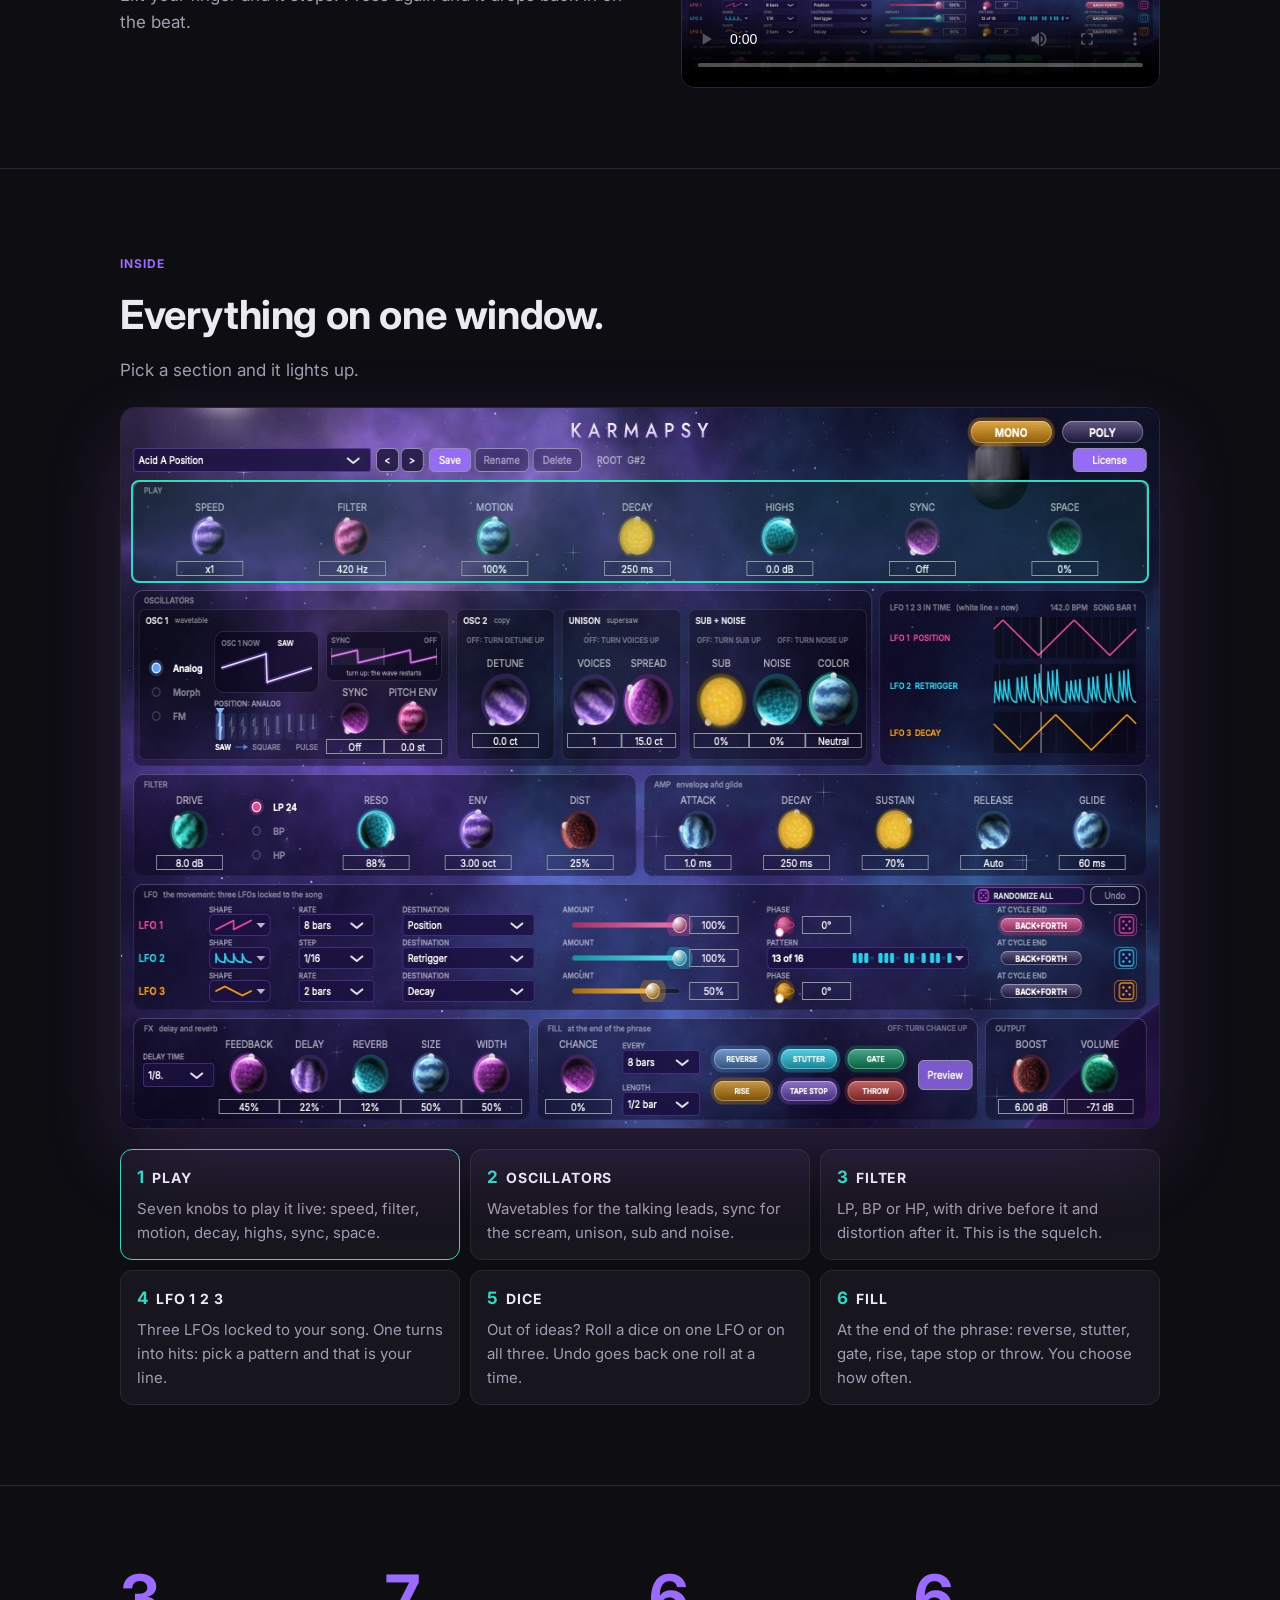
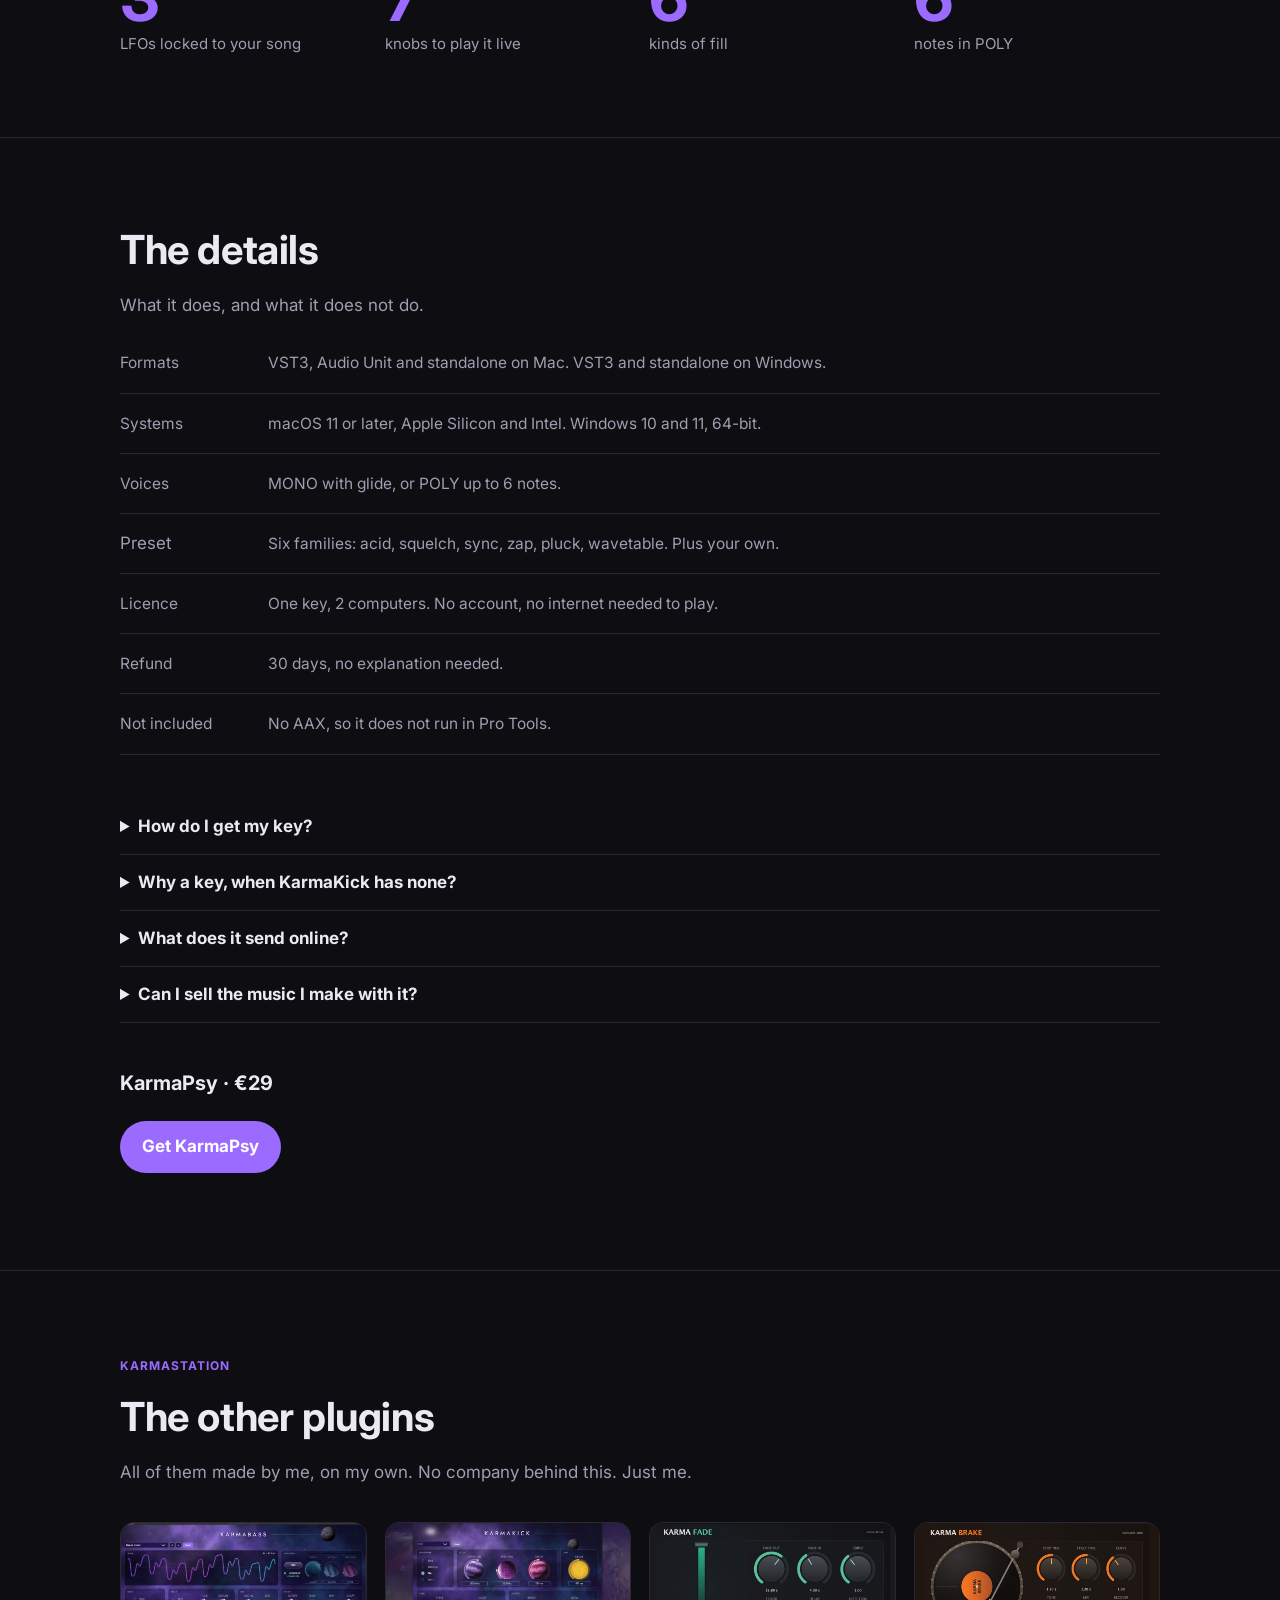
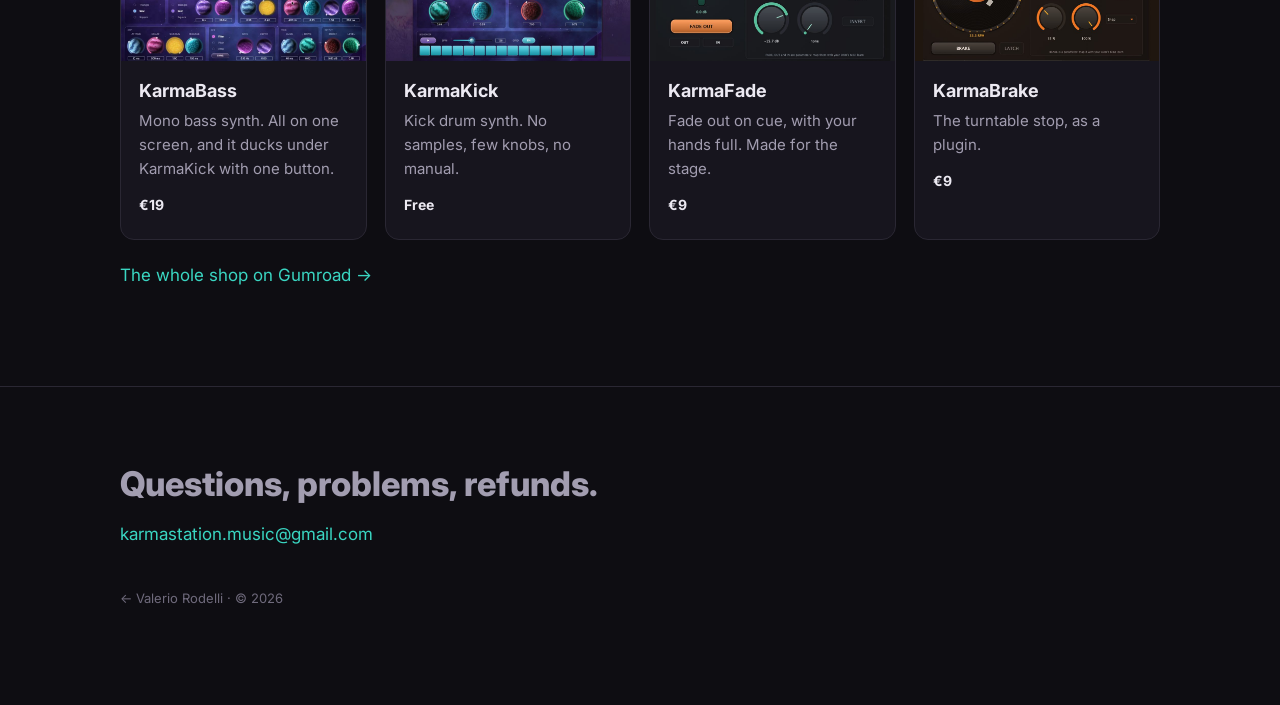
<file: plugins.html>
<!doctype html>
<html lang="en" data-lang="en">
<head>
<meta charset="utf-8">
<meta name="viewport" content="width=device-width, initial-scale=1">
<title>Plugins · KarmaPsy, KarmaBass, KarmaKick</title>
<meta name="description" content="KarmaPsy, KarmaBass, KarmaKick and more: audio plugins by Valerio Rodelli. VST3 and AU for Mac and Windows.">
<link rel="canonical" href="https://valeriorodelli.net/plugins.html">
<meta property="og:type" content="website">
<meta property="og:title" content="Plugins · KarmaPsy, KarmaBass, KarmaKick">
<meta property="og:description" content="KarmaPsy, KarmaBass, KarmaKick and more: audio plugins by Valerio Rodelli. VST3 and AU for Mac and Windows.">
<meta property="og:url" content="https://valeriorodelli.net/plugins.html">
<meta property="og:image" content="https://valeriorodelli.net/assets/psy.jpg">
<meta name="twitter:card" content="summary_large_image">
<link rel="preconnect" href="https://fonts.googleapis.com">
<link href="https://fonts.googleapis.com/css2?family=Inter:wght@400;500;700;800&display=swap" rel="stylesheet">
<link rel="stylesheet" href="assets/style.css?v=11">
<style>
  .pl-hero { padding: 64px 0 0; text-align: center; background: radial-gradient(60% 420px at 50% 0, rgba(155,107,255,.28), transparent); }
  .pl-hero h1 { font-size: clamp(56px, 11vw, 120px); margin: 6px 0 12px; }
  .pl-hero .lead { margin: 0 auto 24px; font-size: 20px; max-width: 560px; }
  .pl-hero .meta { color: var(--muted); font-size: 14px; margin: 16px 0 34px; }
  .btn.off { background: var(--panel); border: 1px solid var(--violet); color: var(--text); }
  .shot { position: relative; display: block; border-radius: 14px; overflow: hidden; border: 1px solid var(--line); box-shadow: 0 30px 80px rgba(155,107,255,.18); }
  .shot img { display: block; width: 100%; }
  .zone { position: absolute; border: 2px solid var(--teal); border-radius: 8px; background: rgba(58,214,194,.1); opacity: 0; transition: opacity .2s; pointer-events: none; }
  .zone.on { opacity: 1; }
  .z-play { left: 1%; top: 10%; width: 98%; height: 14.4%; }
  .z-osc { left: 1%; top: 25.2%; width: 71.6%; height: 24.3%; }
  .z-filter { left: 1%; top: 50.6%; width: 48.8%; height: 14.5%; }
  .z-lfo { left: 1%; top: 66%; width: 82%; height: 17.8%; }
  .z-dice { left: 81.8%; top: 66%; width: 17%; height: 17.8%; }
  .z-fill { left: 40%; top: 84.6%; width: 42.6%; height: 14.2%; }
  .parts { display: grid; gap: 10px; grid-template-columns: repeat(3, 1fr); margin-top: 20px; }
  @media (max-width: 760px) { .parts { grid-template-columns: 1fr; } }
  .part { display: block; text-align: left; background: var(--panel); border: 1px solid var(--line); border-radius: 12px; padding: 14px 16px; color: var(--text); font: inherit; cursor: pointer; }
  .part.on, .part:hover { border-color: var(--teal); }
  .part b { color: var(--teal); margin-right: 8px; }
  .part .pt { font-weight: 700; font-size: 14px; letter-spacing: .06em; }
  .part .pd { display: block; color: var(--muted); font-size: 15px; margin-top: 6px; }
  .nums { display: grid; gap: 18px; grid-template-columns: repeat(4, 1fr); }
  @media (max-width: 640px) { .nums { grid-template-columns: 1fr 1fr; } }
  .num b { display: block; font-size: 64px; line-height: 1; color: var(--violet); }
  .num span { color: var(--muted); font-size: 15px; }
  .big-price { font-size: 20px; font-weight: 700; margin: 0 0 22px; }
  details { border-bottom: 1px solid var(--line); padding: 14px 0; }
  summary { cursor: pointer; font-weight: 700; }
  details p { color: var(--muted); margin: 10px 0 0; }
</style>
</head>
<body>
<nav>
  <div class="wrap">
    <a class="name" href="/">Valerio Rodelli</a>
    <ul>
      <li><a href="/plugins.html">Plugins</a></li>
      <li><a href="/#projects"><span lang="en">Projects</span><span lang="it">Progetti</span><span lang="de">Projekte</span></a></li>
      <li><a href="/produzione.html"><span lang="en">Production</span><span lang="it">Produzione</span><span lang="de">Produktion</span></a></li>
      <li><a href="/teatro.html"><span lang="en">Theatre</span><span lang="it">Teatro</span><span lang="de">Theater</span></a></li>
      <li><a href="/#dates"><span lang="en">Dates</span><span lang="it">Date</span><span lang="de">Termine</span></a></li>
      <li><a href="#contact"><span lang="en">Contact</span><span lang="it">Contatti</span><span lang="de">Kontakt</span></a></li>
    </ul>
    <div class="langs"><button data-set="en">EN</button><button data-set="it">IT</button><button data-set="de">DE</button></div>
  </div>
</nav>

<header class="pl-hero" id="karmapsy">
  <div class="wrap">
    <span class="tag t-violet">KarmaStation</span>
    <h1>KarmaPsy</h1>
    <p class="lead"><span lang="en">A rolling lead and bass synth for psytrance. Hold one key: it plays the line.</span><span lang="it">Un synth di lead e bassi rolling per la psytrance. Tieni un tasto: la linea la suona lui.</span><span lang="de">Ein rollender Lead- und Basssynth für Psytrance. Halte eine Taste: Die Linie spielt er selbst.</span></p>
    <p><span data-until="2026-11-09"><span class="btn off"><span lang="en">Out on 9 November</span><span lang="it">Esce il 9 novembre</span><span lang="de">Erscheint am 9. November</span></span></span><span data-from="2026-11-09"><a class="btn" href="https://karmastation.gumroad.com/l/karmapsy"><span lang="en">Get KarmaPsy</span><span lang="it">Prendi KarmaPsy</span><span lang="de">KarmaPsy holen</span></a></span><a class="btn ghost" href="#one-key"><span lang="en">See it play</span><span lang="it">Guardalo suonare</span><span lang="de">Sieh, wie er spielt</span></a></p>
    <p class="meta"><span data-until="2026-12-01"><span lang="en">€19 until 30 November, then €29</span><span lang="it">19 € fino al 30 novembre, poi 29 €</span><span lang="de">19 € bis 30. November, dann 29 €</span></span><span data-from="2026-12-01">€29</span> · VST3 · AU · Standalone · Mac · Windows</p>
    <a class="shot" href="#inside"><img src="assets/psy.jpg" alt="KarmaPsy" width="1180" height="720"></a>
  </div>
</header>

<section id="one-key" style="margin-top:80px">
  <div class="wrap split">
    <div>
      <span class="tag t-teal"><span lang="en">One key</span><span lang="it">Un tasto</span><span lang="de">Eine Taste</span></span>
      <h2><span lang="en">That is the whole MIDI.</span><span lang="it">Tutto il MIDI è questo.</span><span lang="de">Das ist das ganze MIDI.</span></h2>
      <p class="lead" style="margin-bottom:0"><span lang="en">One long note. Three LFOs do the rest, in time with your track. Lift your finger and it stops. Press again and it drops back in on the beat.</span><span lang="it">Una nota lunga. Il resto lo fanno tre LFO, a tempo col brano. Alzi il dito e si ferma. Premi di nuovo e rientra sul tempo.</span><span lang="de">Eine lange Note. Den Rest machen drei LFOs, im Takt deines Tracks. Finger hoch, und es stoppt. Wieder drücken, und es setzt auf dem Beat ein.</span></p>
    </div>
    <video src="assets/psy-one-key.mp4" controls playsinline preload="metadata" poster="assets/psy.jpg"></video>
  </div>
</section>

<section id="inside">
  <div class="wrap">
    <span class="tag t-violet"><span lang="en">Inside</span><span lang="it">Dentro</span><span lang="de">Im Inneren</span></span>
    <h2><span lang="en">Everything on one window.</span><span lang="it">Tutto in una finestra.</span><span lang="de">Alles in einem Fenster.</span></h2>
    <p class="lead" style="margin-bottom:22px"><span lang="en">Pick a section and it lights up.</span><span lang="it">Scegli una sezione e si accende.</span><span lang="de">Wähle einen Bereich, und er leuchtet auf.</span></p>
    <div class="shot"><img src="assets/psy.jpg" alt="KarmaPsy" width="1180" height="720" loading="lazy"><i class="zone z-play on" data-part="play"></i><i class="zone z-osc" data-part="osc"></i><i class="zone z-filter" data-part="filter"></i><i class="zone z-lfo" data-part="lfo"></i><i class="zone z-dice" data-part="dice"></i><i class="zone z-fill" data-part="fill"></i></div>
    <div class="parts"><button class="part on" data-part="play"><b>1</b><span class="pt">PLAY</span><span class="pd"><span lang="en">Seven knobs to play it live: speed, filter, motion, decay, highs, sync, space.</span><span lang="it">Sette manopole per suonarlo dal vivo: speed, filter, motion, decay, highs, sync, space.</span><span lang="de">Sieben Regler zum Live-Spielen: Speed, Filter, Motion, Decay, Highs, Sync, Space.</span></span></button><button class="part" data-part="osc"><b>2</b><span class="pt">OSCILLATORS</span><span class="pd"><span lang="en">Wavetables for the talking leads, sync for the scream, unison, sub and noise.</span><span lang="it">Wavetable per i lead che parlano, sync per il grido, unison, sub e noise.</span><span lang="de">Wavetables für sprechende Leads, Sync für den Schrei, Unison, Sub und Noise.</span></span></button><button class="part" data-part="filter"><b>3</b><span class="pt">FILTER</span><span class="pd"><span lang="en">LP, BP or HP, with drive before it and distortion after it. This is the squelch.</span><span lang="it">LP, BP o HP, con drive prima e distorsione dopo. Da qui viene lo squelch.</span><span lang="de">LP, BP oder HP, mit Drive davor und Verzerrung danach. Hier entsteht der Squelch.</span></span></button><button class="part" data-part="lfo"><b>4</b><span class="pt">LFO 1 2 3</span><span class="pd"><span lang="en">Three LFOs locked to your song. One turns into hits: pick a pattern and that is your line.</span><span lang="it">Tre LFO agganciati al brano. Uno diventa colpi: scegli un pattern ed è la tua linea.</span><span lang="de">Drei LFOs, fest am Song. Einer wird zu Schlägen: Pattern wählen, und das ist deine Linie.</span></span></button><button class="part" data-part="dice"><b>5</b><span class="pt">DICE</span><span class="pd"><span lang="en">Out of ideas? Roll a dice on one LFO or on all three. Undo goes back one roll at a time.</span><span lang="it">Senza idee? Tira il dado su un LFO o su tutti e tre. Undo torna indietro un tiro alla volta.</span><span lang="de">Keine Idee? Würfle ein LFO oder alle drei neu. Undo geht Wurf für Wurf zurück.</span></span></button><button class="part" data-part="fill"><b>6</b><span class="pt">FILL</span><span class="pd"><span lang="en">At the end of the phrase: reverse, stutter, gate, rise, tape stop or throw. You choose how often.</span><span lang="it">A fine frase: reverse, stutter, gate, rise, tape stop o throw. Scegli tu ogni quanto.</span><span lang="de">Am Phrasenende: Reverse, Stutter, Gate, Rise, Tape Stop oder Throw. Du bestimmst, wie oft.</span></span></button></div>
  </div>
</section>

<section>
  <div class="wrap nums"><div class="num"><b>3</b><span><span lang="en">LFOs locked to your song</span><span lang="it">LFO agganciati al brano</span><span lang="de">LFOs fest am Song</span></span></div><div class="num"><b>7</b><span><span lang="en">knobs to play it live</span><span lang="it">manopole da suonare dal vivo</span><span lang="de">Regler zum Live-Spielen</span></span></div><div class="num"><b>6</b><span><span lang="en">kinds of fill</span><span lang="it">tipi di fill</span><span lang="de">Arten von Fills</span></span></div><div class="num"><b>6</b><span><span lang="en">notes in POLY</span><span lang="it">note in POLY</span><span lang="de">Noten in POLY</span></span></div></div>
</section>

<section id="specs">
  <div class="wrap">
    <h2><span lang="en">The details</span><span lang="it">I dettagli</span><span lang="de">Die Details</span></h2>
    <p class="lead" style="margin-bottom:14px"><span lang="en">What it does, and what it does not do.</span><span lang="it">Cosa fa, e cosa non fa.</span><span lang="de">Was es kann, und was nicht.</span></p>
    <div class="row"><div class="y"><span lang="en">Formats</span><span lang="it">Formati</span><span lang="de">Formate</span></div><div><span lang="en">VST3, Audio Unit and standalone on Mac. VST3 and standalone on Windows.</span><span lang="it">VST3, Audio Unit e standalone su Mac. VST3 e standalone su Windows.</span><span lang="de">VST3, Audio Unit und Standalone auf dem Mac. VST3 und Standalone unter Windows.</span></div></div><div class="row"><div class="y"><span lang="en">Systems</span><span lang="it">Sistemi</span><span lang="de">Systeme</span></div><div><span lang="en">macOS 11 or later, Apple Silicon and Intel. Windows 10 and 11, 64-bit.</span><span lang="it">macOS 11 o successivi, Apple Silicon e Intel. Windows 10 e 11, 64 bit.</span><span lang="de">macOS 11 oder neuer, Apple Silicon und Intel. Windows 10 und 11, 64 Bit.</span></div></div><div class="row"><div class="y"><span lang="en">Voices</span><span lang="it">Voci</span><span lang="de">Stimmen</span></div><div><span lang="en">MONO with glide, or POLY up to 6 notes.</span><span lang="it">MONO con glide, o POLY fino a 6 note.</span><span lang="de">MONO mit Glide oder POLY bis 6 Noten.</span></div></div><div class="row"><div class="y">Preset</div><div><span lang="en">Six families: acid, squelch, sync, zap, pluck, wavetable. Plus your own.</span><span lang="it">Sei famiglie: acid, squelch, sync, zap, pluck, wavetable. Più i tuoi.</span><span lang="de">Sechs Familien: Acid, Squelch, Sync, Zap, Pluck, Wavetable. Dazu deine eigenen.</span></div></div><div class="row"><div class="y"><span lang="en">Licence</span><span lang="it">Licenza</span><span lang="de">Lizenz</span></div><div><span lang="en">One key, 2 computers. No account, no internet needed to play.</span><span lang="it">Una chiave, 2 computer. Niente account, per suonare non serve internet.</span><span lang="de">Ein Schlüssel, 2 Computer. Kein Konto, zum Spielen kein Internet nötig.</span></div></div><div class="row"><div class="y"><span lang="en">Refund</span><span lang="it">Rimborso</span><span lang="de">Rückerstattung</span></div><div><span lang="en">30 days, no explanation needed.</span><span lang="it">30 giorni, senza spiegazioni.</span><span lang="de">30 Tage, ohne Begründung.</span></div></div><div class="row"><div class="y"><span lang="en">Not included</span><span lang="it">Non c’è</span><span lang="de">Nicht dabei</span></div><div><span lang="en">No AAX, so it does not run in Pro Tools.</span><span lang="it">Niente AAX, quindi non gira in Pro Tools.</span><span lang="de">Kein AAX, läuft also nicht in Pro Tools.</span></div></div>
    <div style="margin-top:44px"><details><summary><span lang="en">How do I get my key?</span><span lang="it">Come ricevo la chiave?</span><span lang="de">Wie bekomme ich meinen Schlüssel?</span></summary><p><span lang="en">Your Gumroad receipt has a code. Paste it on the claim page and you get your key right away. Then click Activate in KarmaPsy.</span><span lang="it">Nella ricevuta di Gumroad c’è un codice. Lo incolli nella pagina indicata e ricevi subito la chiave. Poi premi Activate in KarmaPsy.</span><span lang="de">Auf deiner Gumroad-Quittung steht ein Code. Füge ihn auf der angegebenen Seite ein und du bekommst sofort deinen Schlüssel. Dann in KarmaPsy auf Activate klicken.</span></p></details><details><summary><span lang="en">Why a key, when KarmaKick has none?</span><span lang="it">Perché la chiave, se KarmaKick non ce l’ha?</span><span lang="de">Warum ein Schlüssel, wenn KarmaKick keinen hat?</span></summary><p><span lang="en">KarmaPsy is the first one with a key: the big shops ask for it. It works on 2 computers, and you can free one yourself from a web page.</span><span lang="it">KarmaPsy è il primo con la chiave: i negozi grandi la chiedono. Vale su 2 computer, e puoi liberarne uno da solo da una pagina web.</span><span lang="de">KarmaPsy ist das erste mit Schlüssel: Die grossen Shops verlangen das. Er gilt auf 2 Computern, und du kannst selbst einen über eine Webseite freigeben.</span></p></details><details><summary><span lang="en">What does it send online?</span><span lang="it">Cosa manda online?</span><span lang="de">Was sendet es online?</span></summary><p><span lang="en">When the computer is online, at most once every two weeks: an anonymous computer code and the computer’s name, only to count computers. Your purchase email is stored with your key.</span><span lang="it">Quando il computer è online, al massimo ogni due settimane: un codice anonimo e il nome del computer, solo per contare i computer. L’e-mail di acquisto resta salvata con la chiave.</span><span lang="de">Wenn der Computer online ist, höchstens alle zwei Wochen: ein anonymer Code und der Computername, nur um Computer zu zählen. Die Kauf-E-Mail wird mit dem Schlüssel gespeichert.</span></p></details><details><summary><span lang="en">Can I sell the music I make with it?</span><span lang="it">Posso vendere la musica che faccio con questo?</span><span lang="de">Darf ich damit gemachte Musik verkaufen?</span></summary><p><span lang="en">Yes. No royalties, no credit required.</span><span lang="it">Sì. Niente royalty, nessun credito richiesto.</span><span lang="de">Ja. Keine Tantiemen, keine Nennung nötig.</span></p></details></div>
    <p class="big-price" style="margin-top:44px">KarmaPsy · <span data-until="2026-12-01"><span lang="en">€19 until 30 November, then €29</span><span lang="it">19 € fino al 30 novembre, poi 29 €</span><span lang="de">19 € bis 30. November, dann 29 €</span></span><span data-from="2026-12-01">€29</span></p>
    <p><span data-until="2026-11-09"><span class="btn off"><span lang="en">Out on 9 November</span><span lang="it">Esce il 9 novembre</span><span lang="de">Erscheint am 9. November</span></span></span><span data-from="2026-11-09"><a class="btn" href="https://karmastation.gumroad.com/l/karmapsy"><span lang="en">Get KarmaPsy</span><span lang="it">Prendi KarmaPsy</span><span lang="de">KarmaPsy holen</span></a></span></p>
  </div>
</section>

<section id="all">
  <div class="wrap">
    <span class="tag t-violet">KarmaStation</span>
    <h2><span lang="en">The other plugins</span><span lang="it">Gli altri plugin</span><span lang="de">Die anderen Plugins</span></h2>
    <p class="lead"><span lang="en">All of them made by me, on my own. No company behind this. Just me.</span><span lang="it">Tutti fatti da me, da solo. Nessuna azienda dietro. Solo io.</span><span lang="de">Alle von mir gebaut, allein. Keine Firma dahinter. Nur ich.</span></p>
    <div class="plugins"><a class="plugin" href="https://karmastation.gumroad.com/l/karmabass"><img src="assets/bass.jpg" alt="KarmaBass" loading="lazy"><div><h3>KarmaBass</h3><p><span lang="en">Mono bass synth. All on one screen, and it ducks under KarmaKick with one button.</span><span lang="it">Synth di basso mono. Tutto in una schermata, e si abbassa sotto KarmaKick con un pulsante.</span><span lang="de">Mono-Basssynth. Alles auf einem Screen, und er duckt sich per Knopfdruck unter KarmaKick.</span></p><span class="price">€19</span></div></a><a class="plugin" href="https://karmastation.gumroad.com/l/karmakick"><img src="assets/kick.jpg" alt="KarmaKick" loading="lazy"><div><h3>KarmaKick</h3><p><span lang="en">Kick drum synth. No samples, few knobs, no manual.</span><span lang="it">Synth di cassa. Niente campioni, poche manopole, nessun manuale.</span><span lang="de">Kick-Synth. Keine Samples, wenige Regler, kein Handbuch.</span></p><span class="price"><span lang="en">Free</span><span lang="it">Gratis</span><span lang="de">Gratis</span></span></div></a><a class="plugin" href="https://karmastation.gumroad.com/l/karmafade"><img src="assets/fade.jpg" alt="KarmaFade" loading="lazy"><div><h3>KarmaFade</h3><p><span lang="en">Fade out on cue, with your hands full. Made for the stage.</span><span lang="it">Sfuma al momento giusto, anche a mani piene. Fatto per il palco.</span><span lang="de">Ausblenden auf Stichwort, mit vollen Händen. Für die Bühne gemacht.</span></p><span class="price">€9</span></div></a><a class="plugin" href="https://karmastation.gumroad.com/l/karmabrake"><img src="assets/brake.jpg" alt="KarmaBrake" loading="lazy"><div><h3>KarmaBrake</h3><p><span lang="en">The turntable stop, as a plugin.</span><span lang="it">La frenata del giradischi, in un plugin.</span><span lang="de">Der Plattenspieler-Stopp als Plugin.</span></p><span class="price">€9</span></div></a></div>
    <p style="margin-top:22px"><a href="https://karmastation.gumroad.com"><span lang="en">The whole shop on Gumroad →</span><span lang="it">Tutto il negozio su Gumroad →</span><span lang="de">Der ganze Shop auf Gumroad →</span></a></p>
  </div>
</section>

<footer id="contact">
  <div class="wrap">
    <p class="big"><span lang="en">Questions, problems, refunds.</span><span lang="it">Domande, problemi, rimborsi.</span><span lang="de">Fragen, Probleme, Rückerstattungen.</span></p>
    <p><a href="mailto:karmastation.music@gmail.com">karmastation.music@gmail.com</a></p>
    <p class="small"><a href="/" style="color:inherit">← Valerio Rodelli</a> · © 2026</p>
  </div>
</footer>
<script src="assets/site.js?v=9"></script>
<script>
(function () {
  var today = new Date().toISOString().slice(0, 10);
  document.querySelectorAll('[data-from]').forEach(function (e) { if (today < e.dataset.from) e.hidden = true; });
  document.querySelectorAll('[data-until]').forEach(function (e) { if (today >= e.dataset.until) e.hidden = true; });
  var tiles = document.querySelectorAll('.part'), zones = document.querySelectorAll('.zone');
  tiles.forEach(function (b) { b.addEventListener('click', function () {
    tiles.forEach(function (x) { x.classList.toggle('on', x === b); });
    zones.forEach(function (z) { z.classList.toggle('on', z.dataset.part === b.dataset.part); });
  }); });
})();
</script>
<script data-goatcounter="https://valeriorodelli.goatcounter.com/count" async src="//gc.zgo.at/count.js"></script>
</body>
</html>
</file>
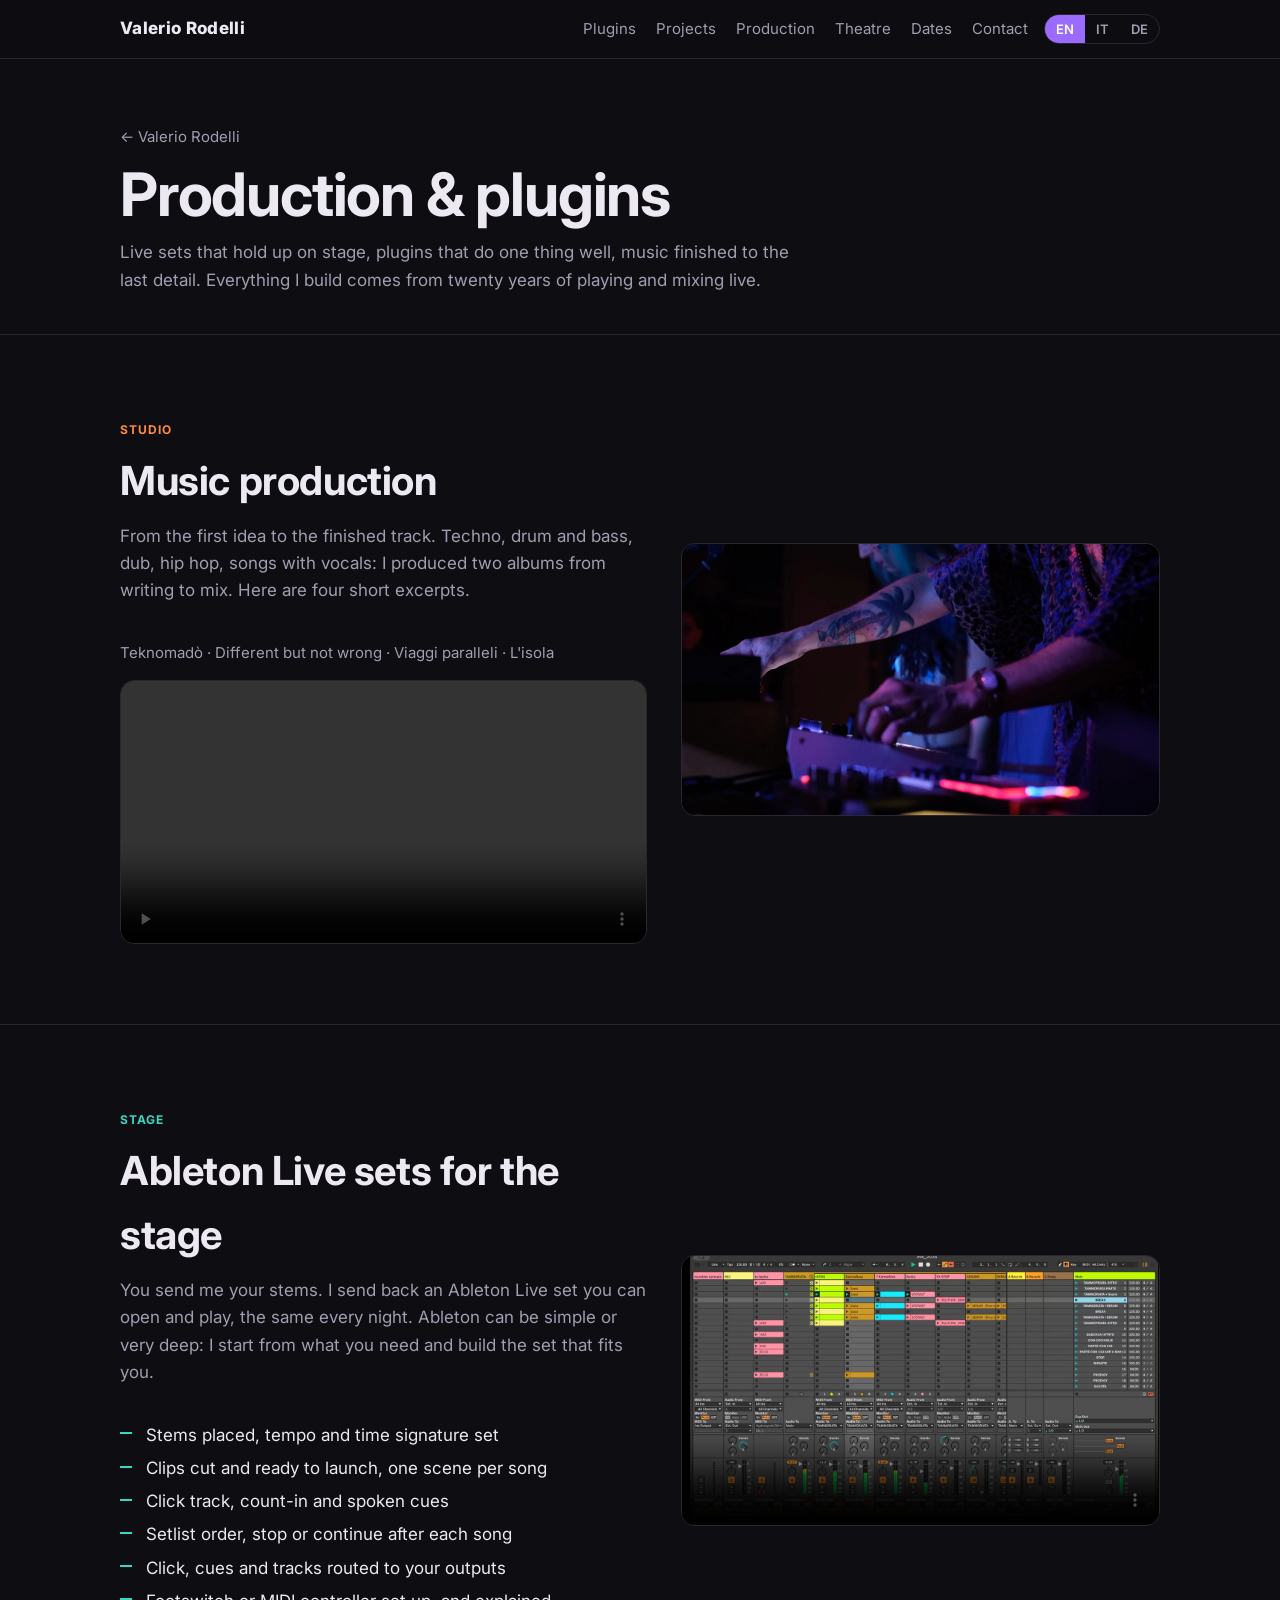
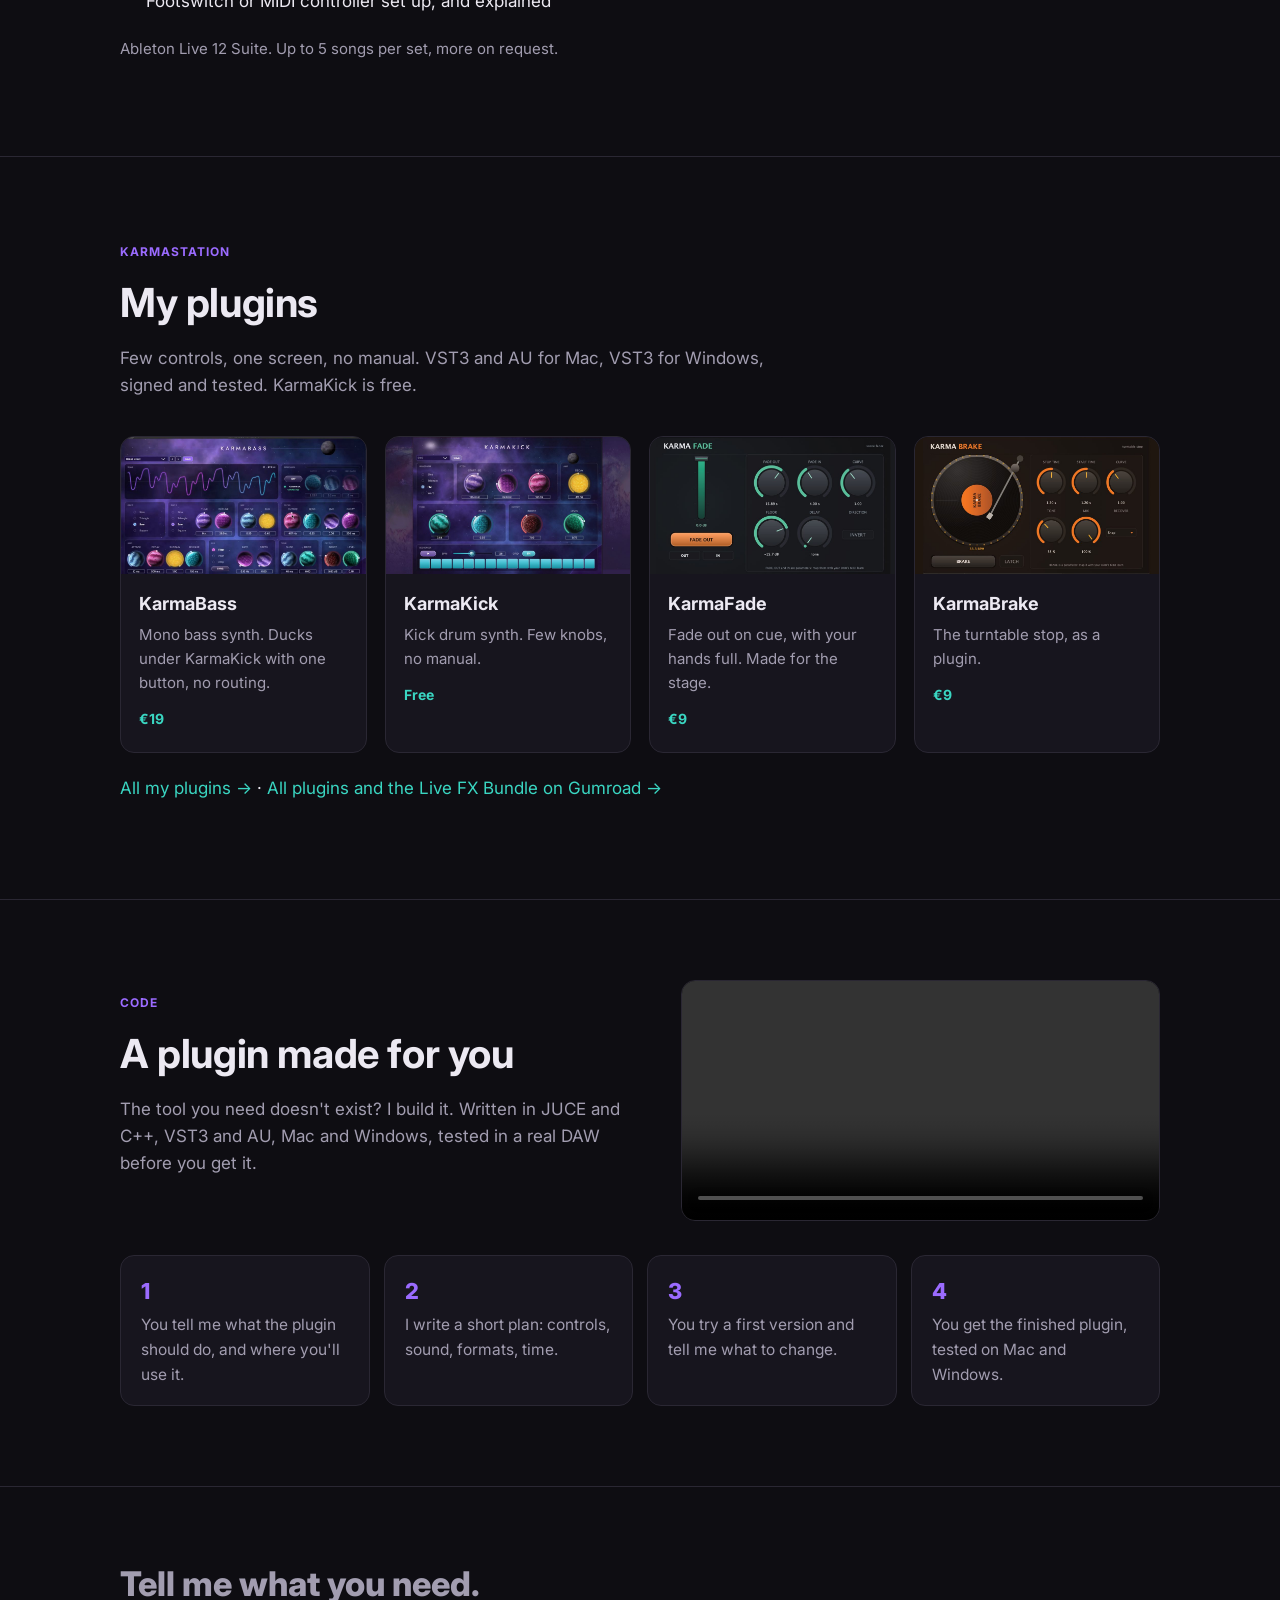
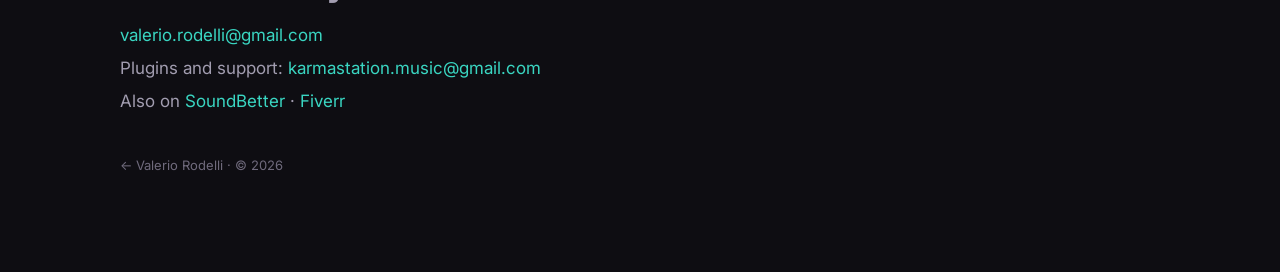
<file: produzione.html>
<!doctype html>
<html lang="en" data-lang="en">
<head>
<meta charset="utf-8">
<meta name="viewport" content="width=device-width, initial-scale=1">
<title>Music production, Ableton Live sets &amp; audio plugins in Bern · Valerio Rodelli</title>
<meta name="description" content="Music producer and sound engineer in Bern, Switzerland: music production, Ableton Live sets for the stage, custom audio plugins (JUCE, VST3/AU). Musikproduktion und Ableton-Livesets in Bern.">
<link rel="canonical" href="https://valeriorodelli.net/produzione.html">
<meta property="og:type" content="website">
<meta property="og:title" content="Music production, Ableton Live sets &amp; audio plugins in Bern · Valerio Rodelli">
<meta property="og:description" content="Music producer and sound engineer in Bern, Switzerland: music production, Ableton Live sets for the stage, custom audio plugins (JUCE, VST3/AU). Musikproduktion und Ableton-Livesets in Bern.">
<meta property="og:url" content="https://valeriorodelli.net/produzione.html">
<meta property="og:image" content="https://valeriorodelli.net/assets/valerio-hero.jpg">
<meta name="twitter:card" content="summary_large_image">
<link rel="preconnect" href="https://fonts.googleapis.com">
<link href="https://fonts.googleapis.com/css2?family=Inter:wght@400;500;700;800&display=swap" rel="stylesheet">
<link rel="stylesheet" href="assets/style.css?v=11">
</head>
<body>

<nav>
  <div class="wrap">
    <a class="name" href="/">Valerio Rodelli</a>
    <ul>
      <li><a href="/plugins.html">Plugins</a></li>
      <li><a href="/#projects"><span lang="en">Projects</span><span lang="it">Progetti</span><span lang="de">Projekte</span></a></li>
      <li><a href="/produzione.html"><span lang="en">Production</span><span lang="it">Produzione</span><span lang="de">Produktion</span></a></li>
      <li><a href="/teatro.html"><span lang="en">Theatre</span><span lang="it">Teatro</span><span lang="de">Theater</span></a></li>
      <li><a href="/#dates"><span lang="en">Dates</span><span lang="it">Date</span><span lang="de">Termine</span></a></li>
      <li><a href="#contact"><span lang="en">Contact</span><span lang="it">Contatti</span><span lang="de">Kontakt</span></a></li>
    </ul>
    <div class="langs"><button data-set="en">EN</button><button data-set="it">IT</button><button data-set="de">DE</button></div>
  </div>
</nav>

<header class="pagehead">
  <div class="wrap">
    <a href="/" style="color:var(--muted);font-size:15px">← Valerio Rodelli</a>
    <h1 style="margin-top:14px"><span lang="en">Production &amp; plugins</span><span lang="it">Produzione e plugin</span><span lang="de">Produktion und Plugins</span></h1>
    <p class="lead" style="margin-bottom:0"><span lang="en">Live sets that hold up on stage, plugins that do one thing well, music finished to the last detail. Everything I build comes from twenty years of playing and mixing live.</span><span lang="it">Live set che reggono sul palco, plugin che fanno bene una cosa, musica rifinita fino all'ultimo dettaglio. Tutto quello che costruisco viene da vent'anni passati a suonare e a mixare dal vivo.</span><span lang="de">Livesets, auf die man sich auf der Bühne verlassen kann, Plugins, die eine Sache richtig gut machen, Musik, fertig bis ins letzte Detail. Alles, was ich baue, kommt aus zwanzig Jahren, in denen ich live gespielt und live gemischt habe.</span></p>
  </div>
</header>

<section id="production">
  <div class="wrap split">
    <div>
      <span class="tag t-orange">Studio</span>
      <h2><span lang="en">Music production</span><span lang="it">Produzione musicale</span><span lang="de">Musikproduktion</span></h2>
      <p class="lead"><span lang="en">From the first idea to the finished track. Techno, drum and bass, dub, hip hop, songs with vocals: I produced two albums from writing to mix. Here are four short excerpts.</span><span lang="it">Dalla prima idea al brano finito. Techno, drum and bass, dub, hip hop, canzoni con la voce: ho prodotto due dischi dalla scrittura al mix. Qui sotto quattro estratti brevi.</span><span lang="de">Von der ersten Idee bis zum fertigen Track. Techno, Drum and Bass, Dub, Hip-Hop, Songs mit Gesang: Ich habe zwei Alben produziert, vom Schreiben bis zum Mix. Hier sind vier kurze Ausschnitte.</span></p>
      <p style="color:var(--muted);font-size:15px">Teknomadò · Different but not wrong · Viaggi paralleli · L'isola</p>
      <video src="assets/album-demo.mp4" controls preload="metadata" style="width:100%;border-radius:14px;border:1px solid var(--line);background:#000;display:block;margin-top:8px"></video>
    </div>
    <img src="assets/live-synth.jpg" alt="Hands on synthesizers, live" style="width:100%;border-radius:14px;border:1px solid var(--line);display:block">
  </div>
</section>

<section id="livesets">
  <div class="wrap split">
    <div>
      <span class="tag t-teal"><span lang="en">Stage</span><span lang="it">Palco</span><span lang="de">Bühne</span></span>
      <h2><span lang="en">Ableton Live sets for the stage</span><span lang="it">Live set Ableton per il palco</span><span lang="de">Ableton-Livesets für die Bühne</span></h2>
      <p class="lead"><span lang="en">You send me your stems. I send back an Ableton Live set you can open and play, the same every night. Ableton can be simple or very deep: I start from what you need and build the set that fits you.</span><span lang="it">Mi mandi le tue tracce. Ti rimando un set Ableton da aprire e suonare, uguale ogni sera. Ableton può essere semplice o molto profondo: parto da quello che ti serve e costruisco il set che fa per te.</span><span lang="de">Du schickst mir deine Stems. Ich schicke dir ein Ableton-Liveset zurück, das du öffnen und spielen kannst, jeden Abend gleich. Ableton kann einfach sein oder sehr tief gehen: Ich gehe von dem aus, was du brauchst, und baue das Set, das zu dir passt.</span></p>
      <ul class="ticks">
        <li><span lang="en">Stems placed, tempo and time signature set</span><span lang="it">Tracce allineate, tempo e metrica impostati</span><span lang="de">Stems platziert, Tempo und Taktart eingestellt</span></li>
        <li><span lang="en">Clips cut and ready to launch, one scene per song</span><span lang="it">Clip tagliate e pronte da lanciare, una scena per brano</span><span lang="de">Clips geschnitten und startbereit, eine Szene pro Song</span></li>
        <li><span lang="en">Click track, count-in and spoken cues</span><span lang="it">Click, conteggio e cue parlati</span><span lang="de">Click, Einzähler und gesprochene Cues</span></li>
        <li><span lang="en">Setlist order, stop or continue after each song</span><span lang="it">Ordine di scaletta, stop o continua dopo ogni brano</span><span lang="de">Reihenfolge der Setlist, Stopp oder Weiter nach jedem Song</span></li>
        <li><span lang="en">Click, cues and tracks routed to your outputs</span><span lang="it">Click, cue e tracce sulle uscite della tua scheda</span><span lang="de">Click, Cues und Spuren auf die Ausgänge deines Interfaces geroutet</span></li>
        <li><span lang="en">Footswitch or MIDI controller set up, and explained</span><span lang="it">Pedale o controller MIDI configurato, e spiegato</span><span lang="de">Fussschalter oder MIDI-Controller eingerichtet und erklärt</span></li>
      </ul>
      <p style="color:var(--muted);font-size:15px"><span lang="en">Ableton Live 12 Suite. Up to 5 songs per set, more on request.</span><span lang="it">Ableton Live 12 Suite. Fino a 5 brani per set, di più su richiesta.</span><span lang="de">Ableton Live 12 Suite. Bis zu 5 Songs pro Set, mehr auf Anfrage.</span></p>
    </div>
    <video src="assets/video-liveset.mp4" controls preload="metadata" poster="assets/liveset.jpg"></video>
  </div>
</section>

<section id="plugins">
  <div class="wrap">
    <span class="tag t-violet">KarmaStation</span>
    <h2><span lang="en">My plugins</span><span lang="it">I miei plugin</span><span lang="de">Meine Plugins</span></h2>
    <p class="lead"><span lang="en">Few controls, one screen, no manual. VST3 and AU for Mac, VST3 for Windows, signed and tested. KarmaKick is free.</span><span lang="it">Pochi controlli, una schermata, nessun manuale. VST3 e AU per Mac, VST3 per Windows, firmati e collaudati. KarmaKick è gratis.</span><span lang="de">Wenige Regler, ein Fenster, kein Handbuch. VST3 und AU für Mac, VST3 für Windows, signiert und getestet. KarmaKick ist gratis.</span></p>
    <div class="plugins">
      <a class="plugin" href="https://karmastation.gumroad.com/l/karmabass"><img src="assets/bass.jpg" alt="KarmaBass"><div><h3>KarmaBass</h3><p><span lang="en">Mono bass synth. Ducks under KarmaKick with one button, no routing.</span><span lang="it">Synth di basso mono. Si abbassa sotto KarmaKick con un tasto, senza routing.</span><span lang="de">Mono-Basssynth. Macht mit einem Knopf Platz für KarmaKick, ohne Routing.</span></p><span class="price t-teal">€19</span></div></a>
      <a class="plugin" href="https://karmastation.gumroad.com/l/karmakick"><img src="assets/kick.jpg" alt="KarmaKick"><div><h3>KarmaKick</h3><p><span lang="en">Kick drum synth. Few knobs, no manual.</span><span lang="it">Synth di cassa. Poche manopole, nessun manuale.</span><span lang="de">Kick-Synth. Wenige Regler, kein Handbuch.</span></p><span class="price t-teal"><span lang="en">Free</span><span lang="it">Gratis</span><span lang="de">Gratis</span></span></div></a>
      <a class="plugin" href="https://karmastation.gumroad.com"><img src="assets/fade.jpg" alt="KarmaFade"><div><h3>KarmaFade</h3><p><span lang="en">Fade out on cue, with your hands full. Made for the stage.</span><span lang="it">Sfuma al momento giusto, anche con le mani occupate. Pensato per il palco.</span><span lang="de">Blendet genau im richtigen Moment aus, auch wenn du keine Hand frei hast. Gemacht für die Bühne.</span></p><span class="price t-teal">€9</span></div></a>
      <a class="plugin" href="https://karmastation.gumroad.com"><img src="assets/brake.jpg" alt="KarmaBrake"><div><h3>KarmaBrake</h3><p><span lang="en">The turntable stop, as a plugin.</span><span lang="it">La frenata del giradischi, in un plugin.</span><span lang="de">Der Plattenspieler-Stopp als Plugin.</span></p><span class="price t-teal">€9</span></div></a>
    </div>
    <p style="margin-top:22px"><a href="/plugins.html"><span lang="en">All my plugins →</span><span lang="it">Tutti i miei plugin →</span><span lang="de">Alle meine Plugins →</span></a> · <a href="https://karmastation.gumroad.com"><span lang="en">All plugins and the Live FX Bundle on Gumroad →</span><span lang="it">Tutti i plugin e il Live FX Bundle su Gumroad →</span><span lang="de">Alle Plugins und das Live FX Bundle auf Gumroad →</span></a></p>
  </div>
</section>

<section id="custom">
  <div class="wrap split">
    <div>
      <span class="tag t-violet">Code</span>
      <h2><span lang="en">A plugin made for you</span><span lang="it">Un plugin fatto per te</span><span lang="de">Ein Plugin, nur für dich</span></h2>
      <p class="lead"><span lang="en">The tool you need doesn't exist? I build it. Written in JUCE and C++, VST3 and AU, Mac and Windows, tested in a real DAW before you get it.</span><span lang="it">Lo strumento che ti serve non esiste? Lo costruisco. Scritto in JUCE e C++, VST3 e AU, Mac e Windows, provato in una DAW vera prima di arrivare a te.</span><span lang="de">Das Werkzeug, das du brauchst, gibt es nicht? Ich baue es. Geschrieben in JUCE und C++, VST3 und AU, Mac und Windows, in einer echten DAW getestet, bevor es bei dir ankommt.</span></p>
    </div>
    <video src="assets/video-plugin.mp4" controls preload="metadata"></video>
  </div>
  <div class="wrap" style="margin-top:34px">
    <ol class="steps">
      <li><span lang="en">You tell me what the plugin should do, and where you'll use it.</span><span lang="it">Mi dici cosa deve fare il plugin, e dove lo userai.</span><span lang="de">Du sagst mir, was das Plugin können soll und wo du es einsetzen wirst.</span></li>
      <li><span lang="en">I write a short plan: controls, sound, formats, time.</span><span lang="it">Scrivo un piano breve: controlli, suono, formati, tempi.</span><span lang="de">Ich schreibe einen kurzen Plan: Regler, Sound, Formate, Zeitrahmen.</span></li>
      <li><span lang="en">You try a first version and tell me what to change.</span><span lang="it">Provi una prima versione e mi dici cosa cambiare.</span><span lang="de">Du probierst eine erste Version aus und sagst mir, was ich ändern soll.</span></li>
      <li><span lang="en">You get the finished plugin, tested on Mac and Windows.</span><span lang="it">Ricevi il plugin finito, collaudato su Mac e Windows.</span><span lang="de">Du bekommst das fertige Plugin, getestet auf Mac und Windows.</span></li>
    </ol>
  </div>
</section>


<footer id="contact">
  <div class="wrap">
    <p class="big"><span lang="en">Tell me what you need.</span><span lang="it">Dimmi cosa ti serve.</span><span lang="de">Sag mir, was du brauchst.</span></p>
    <p><a href="mailto:valerio.rodelli@gmail.com">valerio.rodelli@gmail.com</a></p>
    <p><span lang="en">Plugins and support:</span><span lang="it">Plugin e assistenza:</span><span lang="de">Plugins und Support:</span> <a href="mailto:karmastation.music@gmail.com">karmastation.music@gmail.com</a></p>
    <p><span lang="en">Also on</span><span lang="it">Anche su</span><span lang="de">Auch auf</span> <a href="https://soundbetter.com/profiles/748519-valerio-rodelli">SoundBetter</a> · <a href="https://www.fiverr.com/valerio_rodelli">Fiverr</a></p>
    <p class="small"><a href="/" style="color:inherit">← Valerio Rodelli</a> · © 2026</p>
  </div>
</footer>

<script src="assets/site.js?v=9"></script>
<script data-goatcounter="https://valeriorodelli.goatcounter.com/count" async src="//gc.zgo.at/count.js"></script>
</body>
</html>
</file>
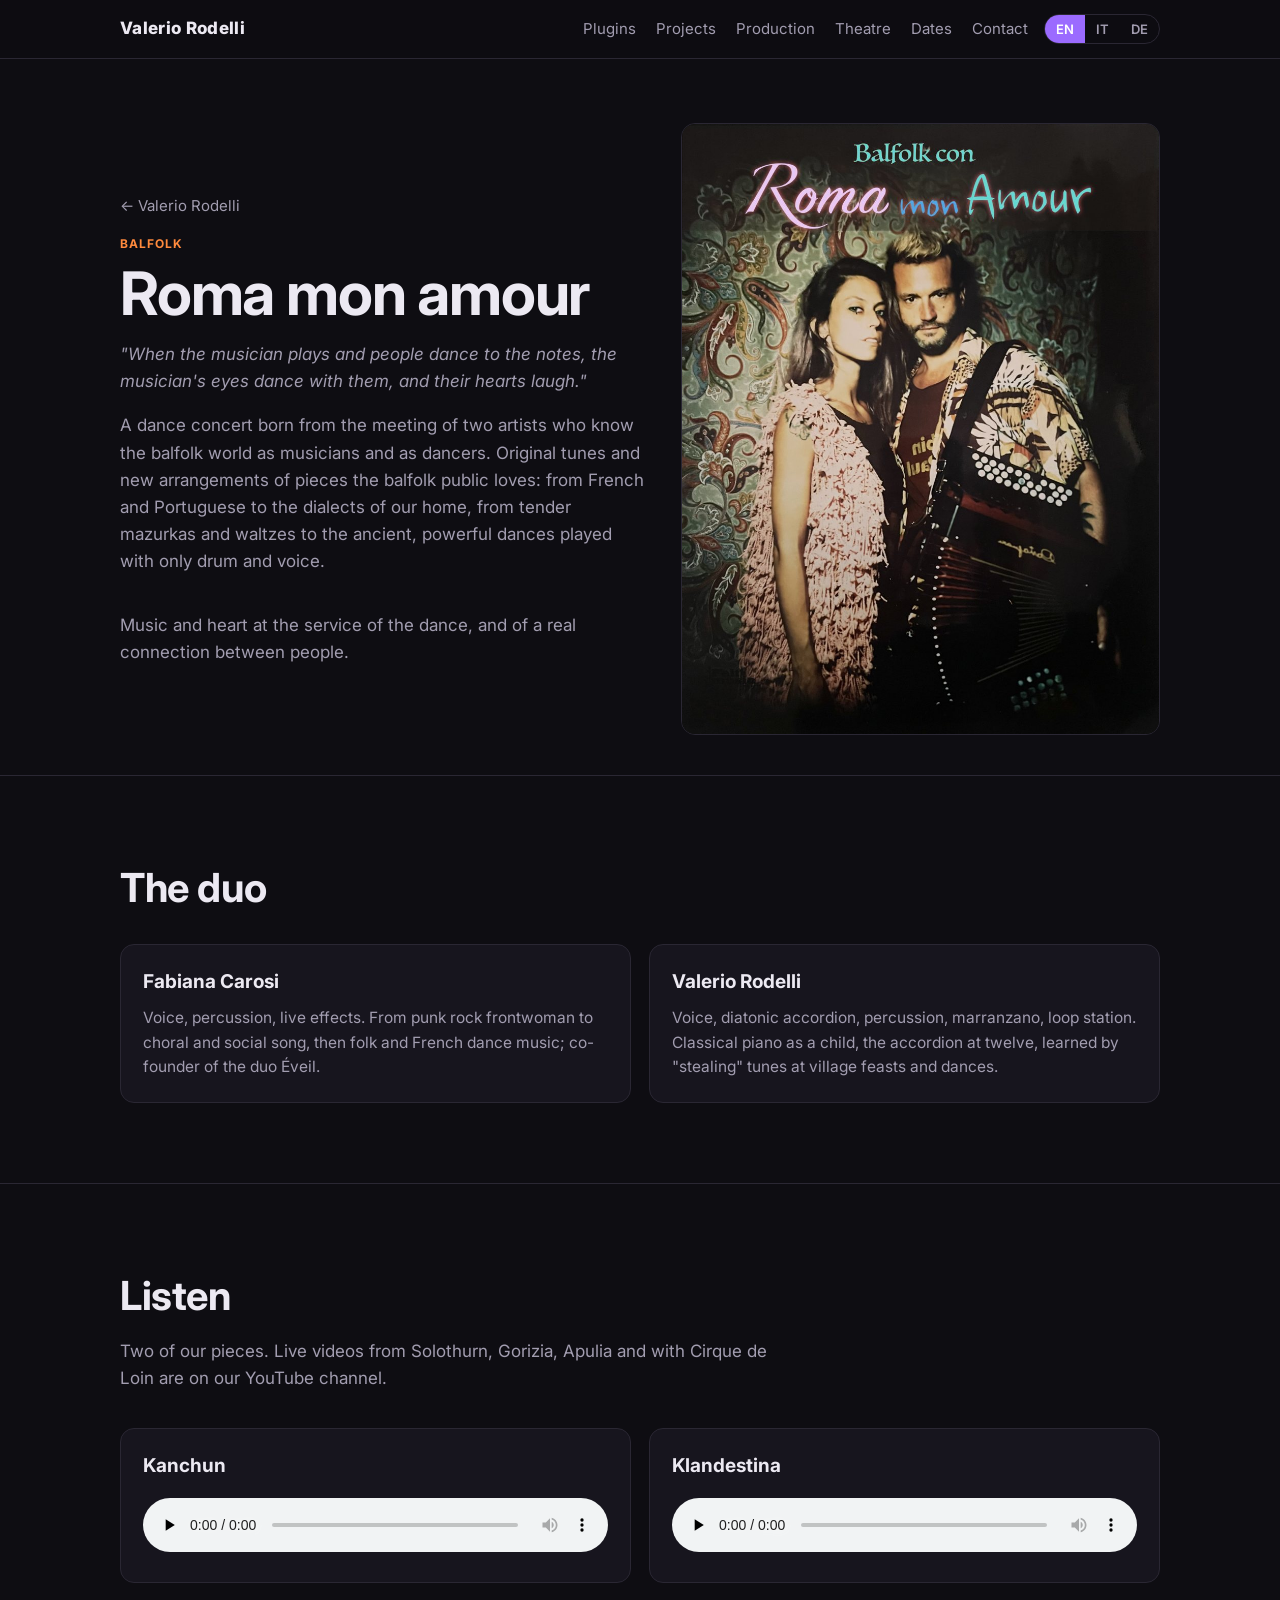
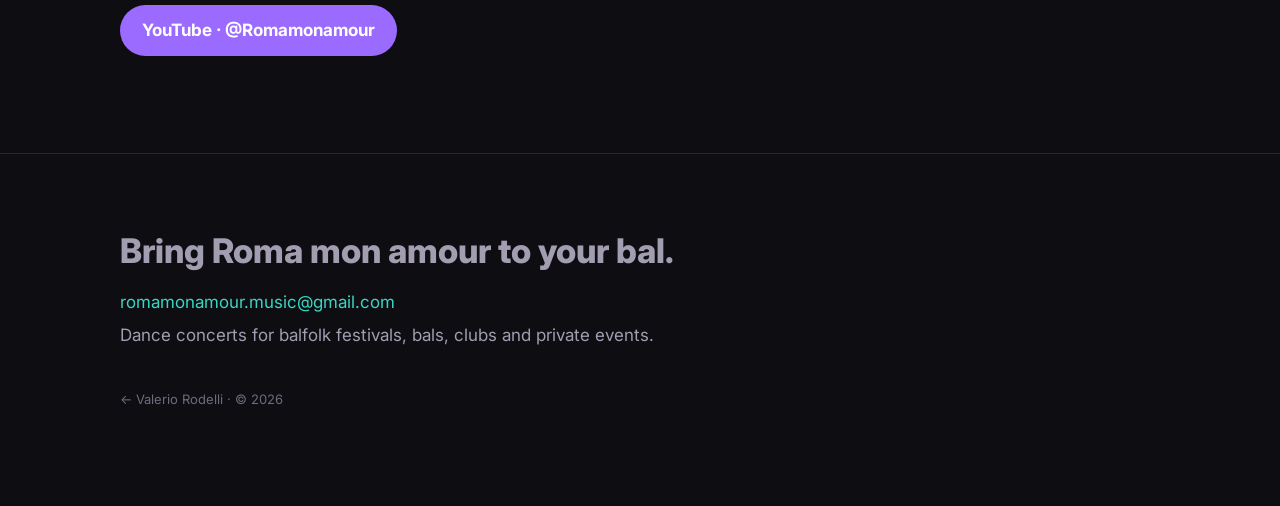
<file: roma-mon-amour.html>
<!doctype html>
<html lang="en" data-lang="en">
<head>
<meta charset="utf-8">
<meta name="viewport" content="width=device-width, initial-scale=1">
<title>Roma mon amour · Balfolk dance concert</title>
<meta name="description" content="Roma mon amour: a balfolk dance concert with Fabiana Carosi and Valerio Rodelli. Voice, diatonic accordion, percussion, marranzano and loop station.">
<link rel="canonical" href="https://valeriorodelli.net/roma-mon-amour.html">
<meta property="og:type" content="website">
<meta property="og:title" content="Roma mon amour · Balfolk dance concert">
<meta property="og:description" content="Roma mon amour: a balfolk dance concert with Fabiana Carosi and Valerio Rodelli. Voice, diatonic accordion, percussion, marranzano and loop station.">
<meta property="og:url" content="https://valeriorodelli.net/roma-mon-amour.html">
<meta property="og:image" content="https://valeriorodelli.net/assets/valerio-hero.jpg">
<meta name="twitter:card" content="summary_large_image">
<link rel="preconnect" href="https://fonts.googleapis.com">
<link href="https://fonts.googleapis.com/css2?family=Inter:wght@400;500;700;800&display=swap" rel="stylesheet">
<link rel="stylesheet" href="assets/style.css?v=11">
</head>
<body>

<nav>
  <div class="wrap">
    <a class="name" href="/">Valerio Rodelli</a>
    <ul>
      <li><a href="/plugins.html">Plugins</a></li>
      <li><a href="/#projects"><span lang="en">Projects</span><span lang="it">Progetti</span><span lang="de">Projekte</span></a></li>
      <li><a href="/produzione.html"><span lang="en">Production</span><span lang="it">Produzione</span><span lang="de">Produktion</span></a></li>
      <li><a href="/teatro.html"><span lang="en">Theatre</span><span lang="it">Teatro</span><span lang="de">Theater</span></a></li>
      <li><a href="/#dates"><span lang="en">Dates</span><span lang="it">Date</span><span lang="de">Termine</span></a></li>
      <li><a href="#contact"><span lang="en">Contact</span><span lang="it">Contatti</span><span lang="de">Kontakt</span></a></li>
    </ul>
    <div class="langs"><button data-set="en">EN</button><button data-set="it">IT</button><button data-set="de">DE</button></div>
  </div>
</nav>

<header class="pagehead" id="concert">
  <div class="wrap split">
    <div>
      <a href="/" style="color:var(--muted);font-size:15px">← Valerio Rodelli</a>
      <span class="tag t-orange" style="display:block;margin-top:14px">Balfolk</span>
      <h1 style="margin-top:4px">Roma mon amour</h1>
      <p style="font-style:italic;color:var(--muted)"><span lang="en">"When the musician plays and people dance to the notes, the musician's eyes dance with them, and their hearts laugh."</span><span lang="it">«Quando il musicista suona e la gente balla sulle sue note, gli occhi del musicista ballano con lei, e i loro cuori ridono.»</span><span lang="de">«Wenn der Musiker spielt und die Leute zu seinen Tönen tanzen, tanzen die Augen des Musikers mit ihnen, und ihre Herzen lachen.»</span></p>
      <p class="lead"><span lang="en">A dance concert born from the meeting of two artists who know the balfolk world as musicians and as dancers. Original tunes and new arrangements of pieces the balfolk public loves: from French and Portuguese to the dialects of our home, from tender mazurkas and waltzes to the ancient, powerful dances played with only drum and voice.</span><span lang="it">Un concerto da ballare, nato dall'incontro di due artisti che conoscono il mondo balfolk da musicisti e da ballerini. Brani originali e nuovi arrangiamenti di pezzi amati dal pubblico balfolk: dal francese al portoghese fino ai dialetti di casa nostra, dalle mazurke e dai valzer più teneri alle danze antiche e potenti suonate solo con tamburo e voce.</span><span lang="de">Ein Tanzkonzert, entstanden aus der Begegnung zweier Künstler, die die Balfolk-Welt als Musiker und als Tänzer kennen. Eigene Melodien und neue Arrangements von Stücken, die das Balfolk-Publikum liebt: vom Französischen und Portugiesischen bis zu den Dialekten unserer Heimat, von zärtlichen Mazurkas und Walzern bis zu den alten, kraftvollen Tänzen, gespielt nur mit Trommel und Stimme.</span></p>
      <p class="lead" style="margin-bottom:0"><span lang="en">Music and heart at the service of the dance, and of a real connection between people.</span><span lang="it">Musica e cuore al servizio del ballo, e di un legame vero tra le persone.</span><span lang="de">Musik und Herz im Dienst des Tanzes und einer echten Verbindung zwischen Menschen.</span></p>
    </div>
    <img src="assets/roma-mon-amour.jpg" alt="Roma mon amour – Fabiana Carosi and Valerio Rodelli" style="width:100%;border-radius:14px;border:1px solid var(--line);display:block">
  </div>
</header>

<section id="duo">
  <div class="wrap">
    <h2><span lang="en">The duo</span><span lang="it">Il duo</span><span lang="de">Das Duo</span></h2>
    <div class="grid" style="margin-top:24px">
      <div class="card"><h3>Fabiana Carosi</h3><p><span lang="en">Voice, percussion, live effects. From punk rock frontwoman to choral and social song, then folk and French dance music; co-founder of the duo Éveil.</span><span lang="it">Voce, percussioni, effetti dal vivo. Da frontwoman punk rock al canto corale e sociale, poi il folk e la musica da ballo francese; ha fondato il duo Éveil.</span><span lang="de">Stimme, Perkussion, Live-Effekte. Von der Punkrock-Frontfrau zum Chorgesang und zum sozial engagierten Lied, dann zu Folk und französischer Tanzmusik; Mitgründerin des Duos Éveil.</span></p></div>
      <div class="card"><h3>Valerio Rodelli</h3><p><span lang="en">Voice, diatonic accordion, percussion, marranzano, loop station. Classical piano as a child, the accordion at twelve, learned by "stealing" tunes at village feasts and dances.</span><span lang="it">Voce, organetto, percussioni, marranzano, loop station. Pianoforte classico da bambino, l'organetto a dodici anni, imparato "rubando" brani e passate alle feste e ai balli di paese.</span><span lang="de">Stimme, diatonisches Akkordeon, Perkussion, Marranzano, Loopstation. Als Kind klassisches Klavier, mit zwölf das Akkordeon, gelernt, indem er an Dorffesten und Tanzabenden Melodien «klaute».</span></p></div>
    </div>
  </div>
</section>

<section id="listen">
  <div class="wrap">
    <h2><span lang="en">Listen</span><span lang="it">Ascolta</span><span lang="de">Hören</span></h2>
    <p class="lead"><span lang="en">Two of our pieces. Live videos from Solothurn, Gorizia, Apulia and with Cirque de Loin are on our YouTube channel.</span><span lang="it">Due nostri brani. I video dal vivo di Soletta, Gorizia, Puglia e con Cirque de Loin sono sul nostro canale YouTube.</span><span lang="de">Zwei unserer Stücke. Livevideos aus Solothurn, Gorizia, Apulien und mit Cirque de Loin gibt es auf unserem YouTube-Kanal.</span></p>
    <div class="grid">
      <div class="card"><h3>Kanchun</h3><audio src="assets/rma-kanchun.mp3" controls preload="none"></audio></div>
      <div class="card"><h3>Klandestina</h3><audio src="assets/rma-klandestina.mp3" controls preload="none"></audio></div>
    </div>
    <p style="margin-top:22px"><a class="btn" href="https://www.youtube.com/@Romamonamour">YouTube · @Romamonamour</a></p>
  </div>
</section>

<footer id="contact">
  <div class="wrap">
    <p class="big"><span lang="en">Bring Roma mon amour to your bal.</span><span lang="it">Porta Roma mon amour al tuo bal.</span><span lang="de">Hol Roma mon amour an deinen Bal.</span></p>
    <p><a href="mailto:romamonamour.music@gmail.com">romamonamour.music@gmail.com</a></p>
    <p><span lang="en">Dance concerts for balfolk festivals, bals, clubs and private events.</span><span lang="it">Concerti da ballare per festival balfolk, bal, locali ed eventi privati.</span><span lang="de">Tanzkonzerte für Balfolk-Festivals, Bals, Clubs und private Anlässe.</span></p>
    <p class="small"><a href="/" style="color:inherit">← Valerio Rodelli</a> · © 2026</p>
  </div>
</footer>

<script src="assets/site.js?v=9"></script>
<script data-goatcounter="https://valeriorodelli.goatcounter.com/count" async src="//gc.zgo.at/count.js"></script>
</body>
</html>
</file>
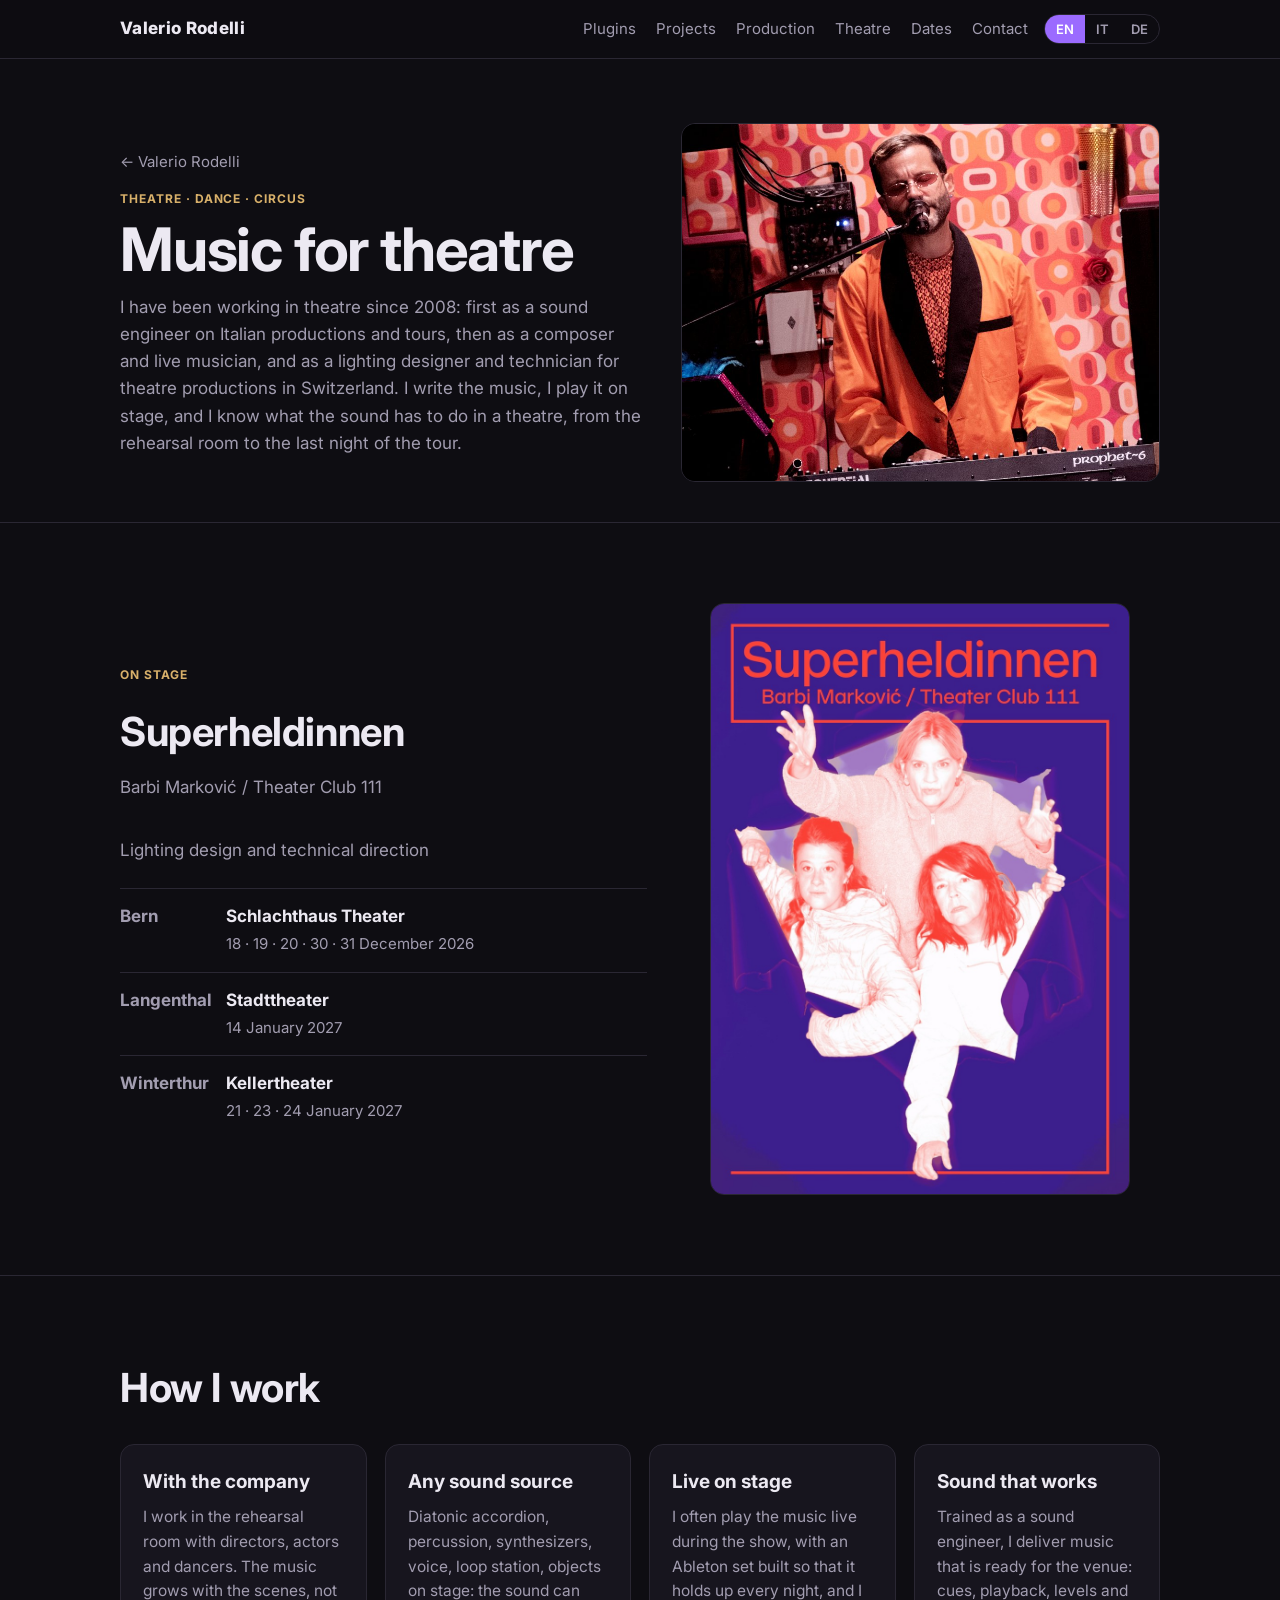
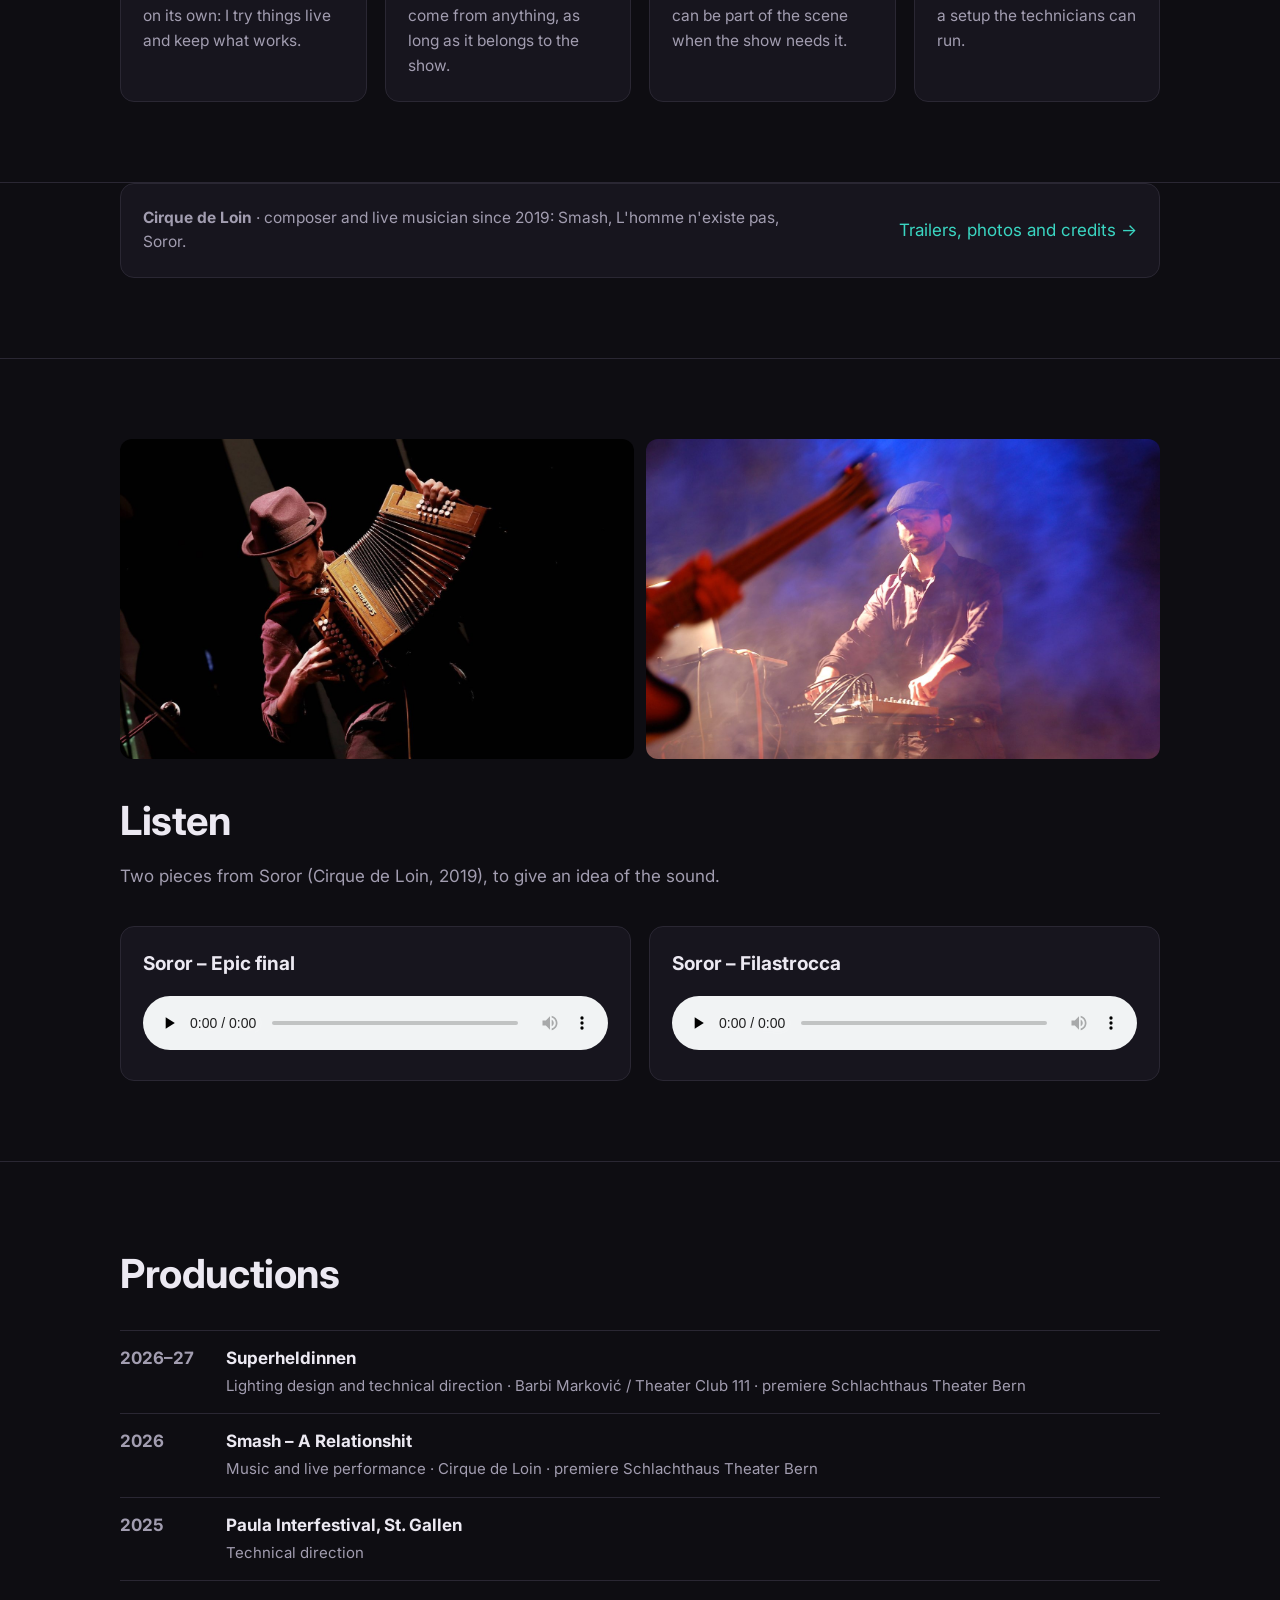
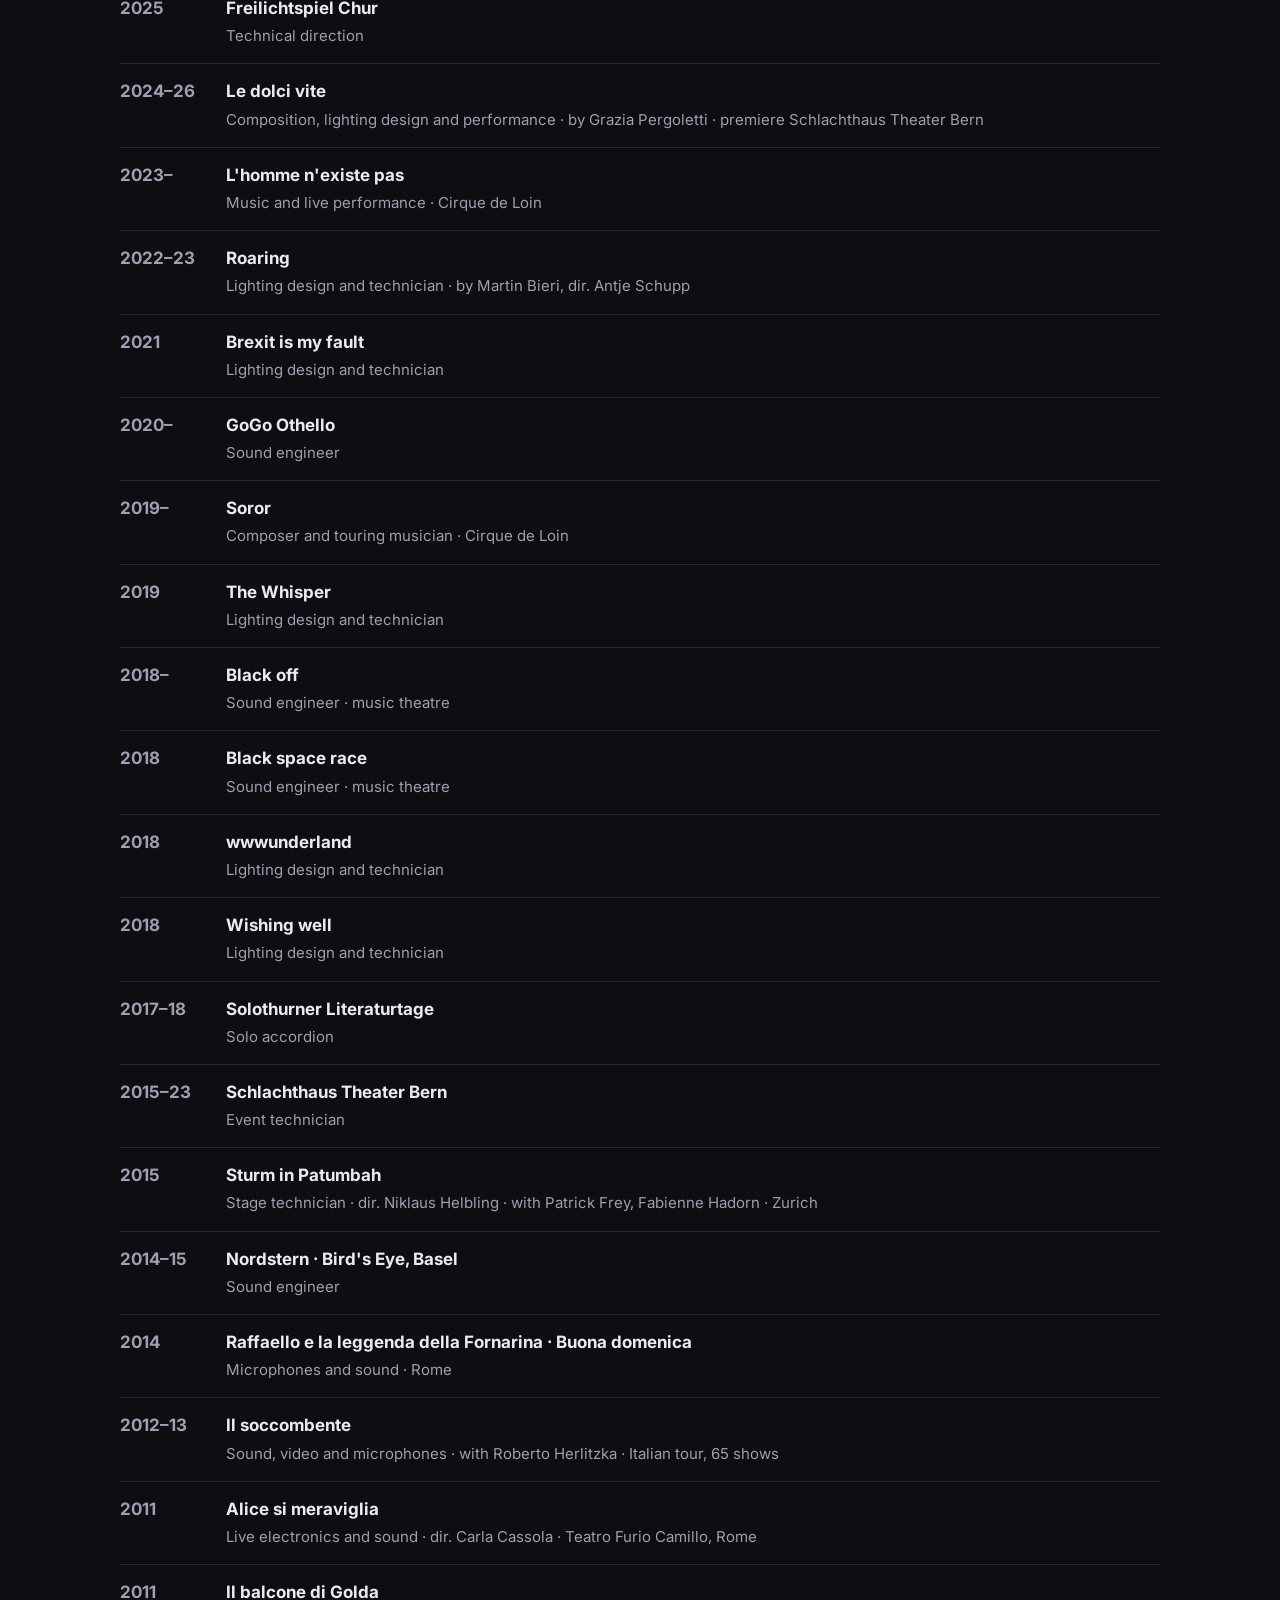
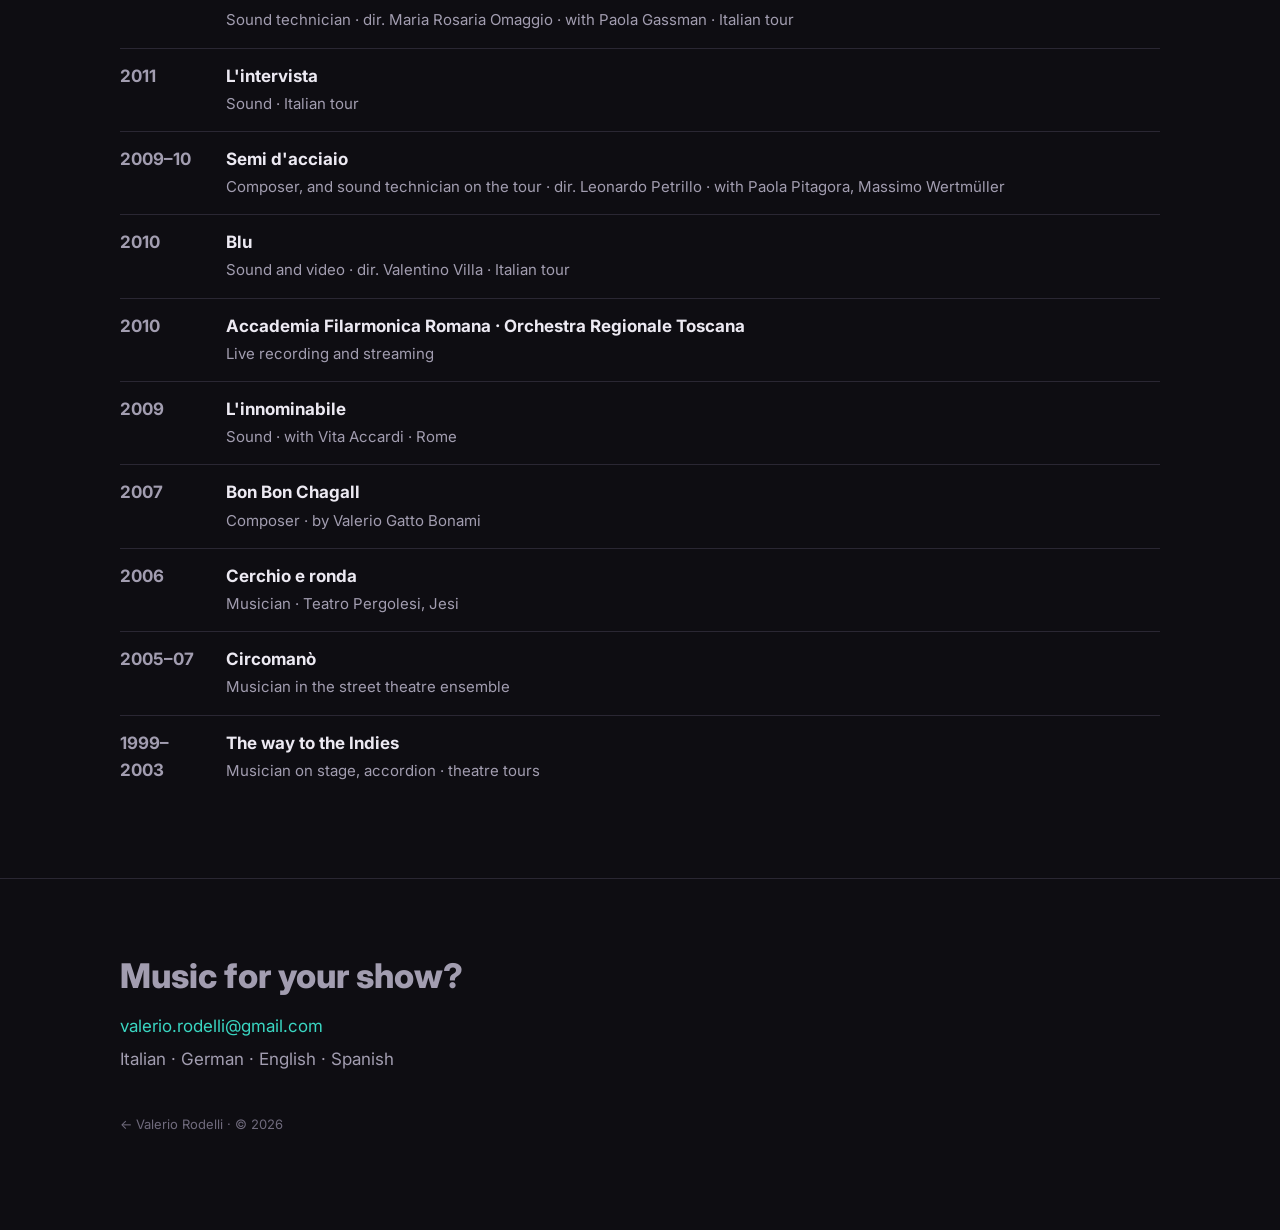
<file: teatro.html>
<!doctype html>
<html lang="en" data-lang="en">
<head>
<meta charset="utf-8">
<meta name="viewport" content="width=device-width, initial-scale=1">
<title>Theatre music &amp; sound in Bern · Valerio Rodelli</title>
<meta name="description" content="Composer, live musician and sound engineer for theatre, dance and circus in Bern, Switzerland. Theatermusik, Komposition und Tontechnik: Cirque de Loin, Schlachthaus Theater Bern.">
<link rel="canonical" href="https://valeriorodelli.net/teatro.html">
<meta property="og:type" content="website">
<meta property="og:title" content="Theatre music &amp; sound in Bern · Valerio Rodelli">
<meta property="og:description" content="Composer, live musician and sound engineer for theatre, dance and circus in Bern, Switzerland. Theatermusik, Komposition und Tontechnik: Cirque de Loin, Schlachthaus Theater Bern.">
<meta property="og:url" content="https://valeriorodelli.net/teatro.html">
<meta property="og:image" content="https://valeriorodelli.net/assets/smash-013.jpg">
<meta name="twitter:card" content="summary_large_image">
<link rel="preconnect" href="https://fonts.googleapis.com">
<link href="https://fonts.googleapis.com/css2?family=Inter:wght@400;500;700;800&display=swap" rel="stylesheet">
<link rel="stylesheet" href="assets/style.css?v=11">
<style>
  .credit { font-size: 14px; color: var(--muted); }
  .history { list-style: none; padding: 0; margin: 24px 0 0; }
  .history li { padding: 14px 0; border-top: 1px solid var(--line); display: grid; grid-template-columns: 90px 1fr; gap: 16px; }
  .history .y { color: var(--muted); font-weight: 700; }
  .history b { display: block; }
  .history span.r { color: var(--muted); font-size: 15px; }
</style>
</head>
<body>

<nav>
  <div class="wrap">
    <a class="name" href="/">Valerio Rodelli</a>
    <ul>
      <li><a href="/plugins.html">Plugins</a></li>
      <li><a href="/#projects"><span lang="en">Projects</span><span lang="it">Progetti</span><span lang="de">Projekte</span></a></li>
      <li><a href="/produzione.html"><span lang="en">Production</span><span lang="it">Produzione</span><span lang="de">Produktion</span></a></li>
      <li><a href="/teatro.html"><span lang="en">Theatre</span><span lang="it">Teatro</span><span lang="de">Theater</span></a></li>
      <li><a href="/#dates"><span lang="en">Dates</span><span lang="it">Date</span><span lang="de">Termine</span></a></li>
      <li><a href="#contact"><span lang="en">Contact</span><span lang="it">Contatti</span><span lang="de">Kontakt</span></a></li>
    </ul>
    <div class="langs"><button data-set="en">EN</button><button data-set="it">IT</button><button data-set="de">DE</button></div>
  </div>
</nav>

<header class="pagehead">
  <div class="wrap split">
    <div>
      <a href="/" style="color:var(--muted);font-size:15px">← Valerio Rodelli</a>
      <span class="tag t-gold" style="display:block;margin-top:14px"><span lang="en">Theatre · dance · circus</span><span lang="it">Teatro · danza · circo</span><span lang="de">Theater · Tanz · Zirkus</span></span>
      <h1 style="margin-top:4px"><span lang="en">Music for theatre</span><span lang="it">Musica per il teatro</span><span lang="de">Theatermusik</span></h1>
      <p class="lead" style="margin-bottom:0"><span lang="en">I have been working in theatre since 2008: first as a sound engineer on Italian productions and tours, then as a composer and live musician, and as a lighting designer and technician for theatre productions in Switzerland. I write the music, I play it on stage, and I know what the sound has to do in a theatre, from the rehearsal room to the last night of the tour.</span><span lang="it">Lavoro in teatro dal 2008: prima come fonico in produzioni e tournée italiane, poi come compositore e musicista dal vivo, e come light designer e tecnico luci per produzioni teatrali in Svizzera. Scrivo la musica, la suono in scena, e so cosa deve fare il suono in un teatro, dalla sala prove all'ultima replica.</span><span lang="de">Ich arbeite seit 2008 im Theater: zuerst als Tontechniker bei italienischen Produktionen und Tourneen, dann als Komponist und Livemusiker, und als Lichtdesigner und Lichttechniker für Theaterproduktionen in der Schweiz. Ich schreibe die Musik, ich spiele sie auf der Bühne, und ich weiss, was der Klang in einem Theater leisten muss, von der Probebühne bis zur letzten Vorstellung der Tournee.</span></p>
    </div>
    <img src="assets/smash-013.jpg" alt="Valerio Rodelli on stage with microphone and keyboards, Smash – A Relationshit" style="width:100%;border-radius:14px;border:1px solid var(--line);display:block;object-fit:cover;object-position:center 65%;aspect-ratio:4/3">
  </div>
</header>

<section data-until="2027-01-24">
  <div class="wrap split">
    <div>
      <span class="tag t-gold"><span lang="en">On stage</span><span lang="it">In scena</span><span lang="de">Auf der Bühne</span></span>
      <h2 style="margin-top:6px">Superheldinnen</h2>
      <p class="lead">Barbi Marković / Theater Club 111</p>
      <p style="color:var(--muted)"><span lang="en">Lighting design and technical direction</span><span lang="it">Disegno luci e direzione tecnica</span><span lang="de">Lichtdesign und technische Leitung</span></p>
      <ul class="history">
        <li><span class="y">Bern</span><div><b>Schlachthaus Theater</b><span class="r"><span lang="en">18 · 19 · 20 · 30 · 31 December 2026</span><span lang="it">18 · 19 · 20 · 30 · 31 dicembre 2026</span><span lang="de">18. · 19. · 20. · 30. · 31. Dezember 2026</span></span></div></li>
        <li><span class="y">Langenthal</span><div><b>Stadttheater</b><span class="r"><span lang="en">14 January 2027</span><span lang="it">14 gennaio 2027</span><span lang="de">14. Januar 2027</span></span></div></li>
        <li><span class="y">Winterthur</span><div><b>Kellertheater</b><span class="r"><span lang="en">21 · 23 · 24 January 2027</span><span lang="it">21 · 23 · 24 gennaio 2027</span><span lang="de">21. · 23. · 24. Januar 2027</span></span></div></li>
      </ul>
    </div>
    <img src="assets/superheldinnen-flyer.jpg" alt="Superheldinnen – Barbi Marković / Theater Club 111" loading="lazy" style="width:100%;max-width:420px;margin:0 auto;border-radius:14px;border:1px solid var(--line);display:block">
  </div>
</section>

<section id="how">
  <div class="wrap">
    <h2><span lang="en">How I work</span><span lang="it">Come lavoro</span><span lang="de">Wie ich arbeite</span></h2>
    <div class="grid" style="margin-top:24px">
      <div class="card"><h3><span lang="en">With the company</span><span lang="it">Con la compagnia</span><span lang="de">Mit dem Ensemble</span></h3><p><span lang="en">I work in the rehearsal room with directors, actors and dancers. The music grows with the scenes, not on its own: I try things live and keep what works.</span><span lang="it">Lavoro in sala prove con registi, attori e danzatori. La musica cresce con le scene, non per conto suo: provo dal vivo e tengo quello che funziona.</span><span lang="de">Ich arbeite auf der Probebühne mit der Regie, dem Ensemble und den Tänzerinnen und Tänzern. Die Musik wächst mit den Szenen, nicht für sich allein: Ich probiere live aus und behalte, was funktioniert.</span></p></div>
      <div class="card"><h3><span lang="en">Any sound source</span><span lang="it">Ogni fonte di suono</span><span lang="de">Jede Klangquelle</span></h3><p><span lang="en">Diatonic accordion, percussion, synthesizers, voice, loop station, objects on stage: the sound can come from anything, as long as it belongs to the show.</span><span lang="it">Organetto, percussioni, sintetizzatori, voce, loop station, oggetti in scena: il suono può venire da qualunque cosa, purché appartenga allo spettacolo.</span><span lang="de">Diatonisches Akkordeon, Perkussion, Synthesizer, Stimme, Loopstation, Objekte auf der Bühne: Der Klang kann aus allem kommen, solange er zum Stück gehört.</span></p></div>
      <div class="card"><h3><span lang="en">Live on stage</span><span lang="it">Dal vivo in scena</span><span lang="de">Live auf der Bühne</span></h3><p><span lang="en">I often play the music live during the show, with an Ableton set built so that it holds up every night, and I can be part of the scene when the show needs it.</span><span lang="it">Spesso suono la musica dal vivo durante lo spettacolo, con un set Ableton costruito per reggere ogni sera, e posso stare dentro la scena quando lo spettacolo lo chiede.</span><span lang="de">Oft spiele ich die Musik live während der Vorstellung, mit einem Ableton-Set, das so gebaut ist, dass es jeden Abend hält, und ich kann Teil der Szene werden, wenn das Stück es braucht.</span></p></div>
      <div class="card"><h3><span lang="en">Sound that works</span><span lang="it">Un suono che funziona</span><span lang="de">Ein Klang, der funktioniert</span></h3><p><span lang="en">Trained as a sound engineer, I deliver music that is ready for the venue: cues, playback, levels and a setup the technicians can run.</span><span lang="it">Ho studiato da fonico: consegno musica pronta per il teatro, con cue, playback, livelli e un impianto che i tecnici possono gestire.</span><span lang="de">Ich bin ausgebildeter Tontechniker und liefere Musik, die bereit ist für den Spielort: Cues, Playback, Pegel und ein Setup, das die Technik selbst fahren kann.</span></p></div>
    </div>
  </div>
</section>

<section id="cirque" style="padding-top:0">
  <div class="wrap">
    <div class="card" style="display:flex;flex-wrap:wrap;gap:12px 24px;align-items:center;justify-content:space-between">
      <p style="margin:0;max-width:640px"><b>Cirque de Loin</b> · <span lang="en">composer and live musician since 2019: Smash, L'homme n'existe pas, Soror.</span><span lang="it">compositore e musicista dal vivo dal 2019: Smash, L'homme n'existe pas, Soror.</span><span lang="de">Komponist und Livemusiker seit 2019: Smash, L'homme n'existe pas, Soror.</span></p>
      <a href="cirque-de-loin.html"><span lang="en">Trailers, photos and credits →</span><span lang="it">Trailer, foto e crediti →</span><span lang="de">Trailer, Fotos und Credits →</span></a>
    </div>
  </div>
</section>

<section id="listen">
  <div class="wrap">
    <div class="photos" style="margin-top:0;grid-template-columns:1fr 1fr">
      <img src="assets/teatro-ambra.jpg" alt="Valerio Rodelli playing the diatonic accordion on stage" loading="lazy">
      <img src="assets/teatro-live.jpg" alt="Valerio Rodelli playing live electronics on stage" loading="lazy">
    </div>
    <h2><span lang="en">Listen</span><span lang="it">Ascolta</span><span lang="de">Hören</span></h2>
    <p class="lead"><span lang="en">Two pieces from Soror (Cirque de Loin, 2019), to give an idea of the sound.</span><span lang="it">Due brani da Soror (Cirque de Loin, 2019), per dare un'idea del suono.</span><span lang="de">Zwei Stücke aus Soror (Cirque de Loin, 2019), als Eindruck vom Sound.</span></p>
    <div class="grid">
      <div class="card"><h3>Soror – Epic final</h3><audio src="assets/soror-epic-final.m4a" controls preload="none"></audio></div>
      <div class="card"><h3>Soror – Filastrocca</h3><audio src="assets/soror-filastrocca.m4a" controls preload="none"></audio></div>
    </div>
  </div>
</section>

<section id="history">
  <div class="wrap">
    <h2><span lang="en">Productions</span><span lang="it">Produzioni</span><span lang="de">Produktionen</span></h2>
    <ul class="history">
      <li><span class="y">2026–27</span><div><b>Superheldinnen</b><span class="r"><span lang="en">Lighting design and technical direction · Barbi Marković / Theater Club 111 · premiere Schlachthaus Theater Bern</span><span lang="it">Disegno luci e direzione tecnica · Barbi Marković / Theater Club 111 · prima allo Schlachthaus Theater Bern</span><span lang="de">Lichtdesign und technische Leitung · Barbi Marković / Theater Club 111 · Premiere Schlachthaus Theater Bern</span></span></div></li>
      <li><span class="y">2026</span><div><b>Smash – A Relationshit</b><span class="r"><span lang="en">Music and live performance · Cirque de Loin · premiere Schlachthaus Theater Bern</span><span lang="it">Musica dal vivo · Cirque de Loin · prima allo Schlachthaus Theater Bern</span><span lang="de">Musik und Live-Performance · Cirque de Loin · Premiere Schlachthaus Theater Bern</span></span></div></li>
      <li><span class="y">2025</span><div><b>Paula Interfestival, St. Gallen</b><span class="r"><span lang="en">Technical direction</span><span lang="it">Direzione tecnica</span><span lang="de">Technische Leitung</span></span></div></li>
      <li><span class="y">2025</span><div><b>Freilichtspiel Chur</b><span class="r"><span lang="en">Technical direction</span><span lang="it">Direzione tecnica</span><span lang="de">Technische Leitung</span></span></div></li>
      <li><span class="y">2024–26</span><div><b>Le dolci vite</b><span class="r"><span lang="en">Composition, lighting design and performance · by Grazia Pergoletti · premiere Schlachthaus Theater Bern</span><span lang="it">Composizione, disegno luci e performance · di Grazia Pergoletti · prima allo Schlachthaus Theater Bern</span><span lang="de">Komposition, Lichtdesign und Performance · von Grazia Pergoletti · Premiere Schlachthaus Theater Bern</span></span></div></li>
      <li><span class="y">2023–</span><div><b>L'homme n'existe pas</b><span class="r"><span lang="en">Music and live performance · Cirque de Loin</span><span lang="it">Musica e performance dal vivo · Cirque de Loin</span><span lang="de">Musik und Live-Performance · Cirque de Loin</span></span></div></li>
      <li><span class="y">2022–23</span><div><b>Roaring</b><span class="r"><span lang="en">Lighting design and technician · by Martin Bieri, dir. Antje Schupp</span><span lang="it">Disegno luci e tecnico · di Martin Bieri, regia Antje Schupp</span><span lang="de">Lichtdesign und Technik · von Martin Bieri, Regie Antje Schupp</span></span></div></li>
      <li><span class="y">2021</span><div><b>Brexit is my fault</b><span class="r"><span lang="en">Lighting design and technician</span><span lang="it">Disegno luci e tecnico</span><span lang="de">Lichtdesign und Technik</span></span></div></li>
      <li><span class="y">2020–</span><div><b>GoGo Othello</b><span class="r"><span lang="en">Sound engineer</span><span lang="it">Fonico</span><span lang="de">Tontechniker</span></span></div></li>
      <li><span class="y">2019–</span><div><b>Soror</b><span class="r"><span lang="en">Composer and touring musician · Cirque de Loin</span><span lang="it">Compositore e musicista in tournée · Cirque de Loin</span><span lang="de">Komponist und Tourmusiker · Cirque de Loin</span></span></div></li>
      <li><span class="y">2019</span><div><b>The Whisper</b><span class="r"><span lang="en">Lighting design and technician</span><span lang="it">Disegno luci e tecnico</span><span lang="de">Lichtdesign und Technik</span></span></div></li>
      <li><span class="y">2018–</span><div><b>Black off</b><span class="r"><span lang="en">Sound engineer · music theatre</span><span lang="it">Fonico · teatro musicale</span><span lang="de">Tontechniker · Musiktheater</span></span></div></li>
      <li><span class="y">2018</span><div><b>Black space race</b><span class="r"><span lang="en">Sound engineer · music theatre</span><span lang="it">Fonico · teatro musicale</span><span lang="de">Tontechniker · Musiktheater</span></span></div></li>
      <li><span class="y">2018</span><div><b>wwwunderland</b><span class="r"><span lang="en">Lighting design and technician</span><span lang="it">Disegno luci e tecnico</span><span lang="de">Lichtdesign und Technik</span></span></div></li>
      <li><span class="y">2018</span><div><b>Wishing well</b><span class="r"><span lang="en">Lighting design and technician</span><span lang="it">Disegno luci e tecnico</span><span lang="de">Lichtdesign und Technik</span></span></div></li>
      <li><span class="y">2017–18</span><div><b>Solothurner Literaturtage</b><span class="r"><span lang="en">Solo accordion</span><span lang="it">Organetto solo</span><span lang="de">Akkordeon solo</span></span></div></li>
      <li><span class="y">2015–23</span><div><b>Schlachthaus Theater Bern</b><span class="r"><span lang="en">Event technician</span><span lang="it">Tecnico di palco e suono</span><span lang="de">Veranstaltungstechniker</span></span></div></li>
      <li><span class="y">2015</span><div><b>Sturm in Patumbah</b><span class="r"><span lang="en">Stage technician · dir. Niklaus Helbling · with Patrick Frey, Fabienne Hadorn · Zurich</span><span lang="it">Tecnico di palco · regia Niklaus Helbling · con Patrick Frey, Fabienne Hadorn · Zurigo</span><span lang="de">Bühnentechniker · Regie Niklaus Helbling · mit Patrick Frey, Fabienne Hadorn · Zürich</span></span></div></li>
      <li><span class="y">2014–15</span><div><b>Nordstern · Bird's Eye, Basel</b><span class="r"><span lang="en">Sound engineer</span><span lang="it">Fonico</span><span lang="de">Tontechniker</span></span></div></li>
      <li><span class="y">2014</span><div><b>Raffaello e la leggenda della Fornarina · Buona domenica</b><span class="r"><span lang="en">Microphones and sound · Rome</span><span lang="it">Radiomicrofoni e suono · Roma</span><span lang="de">Mikrofone und Ton · Rom</span></span></div></li>
      <li><span class="y">2012–13</span><div><b>Il soccombente</b><span class="r"><span lang="en">Sound, video and microphones · with Roberto Herlitzka · Italian tour, 65 shows</span><span lang="it">Suono, video e radiomicrofoni · con Roberto Herlitzka · tournée italiana, 65 repliche</span><span lang="de">Ton, Video und Mikrofone · mit Roberto Herlitzka · Italien-Tournee, 65 Vorstellungen</span></span></div></li>
      <li><span class="y">2011</span><div><b>Alice si meraviglia</b><span class="r"><span lang="en">Live electronics and sound · dir. Carla Cassola · Teatro Furio Camillo, Rome</span><span lang="it">Live electronics e suono · regia Carla Cassola · Teatro Furio Camillo, Roma</span><span lang="de">Live-Elektronik und Ton · Regie Carla Cassola · Teatro Furio Camillo, Rom</span></span></div></li>
      <li><span class="y">2011</span><div><b>Il balcone di Golda</b><span class="r"><span lang="en">Sound technician · dir. Maria Rosaria Omaggio · with Paola Gassman · Italian tour</span><span lang="it">Tecnico del suono · regia Maria Rosaria Omaggio · con Paola Gassman · tournée italiana</span><span lang="de">Tontechniker · Regie Maria Rosaria Omaggio · mit Paola Gassman · Italien-Tournee</span></span></div></li>
      <li><span class="y">2011</span><div><b>L'intervista</b><span class="r"><span lang="en">Sound · Italian tour</span><span lang="it">Suono · tournée italiana</span><span lang="de">Ton · Italien-Tournee</span></span></div></li>
      <li><span class="y">2009–10</span><div><b>Semi d'acciaio</b><span class="r"><span lang="en">Composer, and sound technician on the tour · dir. Leonardo Petrillo · with Paola Pitagora, Massimo Wertmüller</span><span lang="it">Musiche originali, e tecnico del suono in tournée · regia Leonardo Petrillo · con Paola Pitagora, Massimo Wertmüller</span><span lang="de">Komponist und Tontechniker auf der Tournee · Regie Leonardo Petrillo · mit Paola Pitagora, Massimo Wertmüller</span></span></div></li>
      <li><span class="y">2010</span><div><b>Blu</b><span class="r"><span lang="en">Sound and video · dir. Valentino Villa · Italian tour</span><span lang="it">Suono e video · regia Valentino Villa · tournée italiana</span><span lang="de">Ton und Video · Regie Valentino Villa · Italien-Tournee</span></span></div></li>
      <li><span class="y">2010</span><div><b>Accademia Filarmonica Romana · Orchestra Regionale Toscana</b><span class="r"><span lang="en">Live recording and streaming</span><span lang="it">Registrazione dal vivo e streaming</span><span lang="de">Liveaufnahme und Streaming</span></span></div></li>
      <li><span class="y">2009</span><div><b>L'innominabile</b><span class="r"><span lang="en">Sound · with Vita Accardi · Rome</span><span lang="it">Suono · con Vita Accardi · Roma</span><span lang="de">Ton · mit Vita Accardi · Rom</span></span></div></li>
      <li><span class="y">2007</span><div><b>Bon Bon Chagall</b><span class="r"><span lang="en">Composer · by Valerio Gatto Bonami</span><span lang="it">Musiche originali · di Valerio Gatto Bonami</span><span lang="de">Komponist · von Valerio Gatto Bonami</span></span></div></li>
      <li><span class="y">2006</span><div><b>Cerchio e ronda</b><span class="r"><span lang="en">Musician · Teatro Pergolesi, Jesi</span><span lang="it">Musicista · Teatro Pergolesi, Jesi</span><span lang="de">Musiker · Teatro Pergolesi, Jesi</span></span></div></li>
      <li><span class="y">2005–07</span><div><b>Circomanò</b><span class="r"><span lang="en">Musician in the street theatre ensemble</span><span lang="it">Musicista nella compagnia di teatro di strada</span><span lang="de">Musiker im Strassentheater-Ensemble</span></span></div></li>
      <li><span class="y">1999–2003</span><div><b>The way to the Indies</b><span class="r"><span lang="en">Musician on stage, accordion · theatre tours</span><span lang="it">Musicista in scena, organetto · tournée teatrali</span><span lang="de">Musiker auf der Bühne, Akkordeon · Theatertourneen</span></span></div></li>
    </ul>
  </div>
</section>

<footer id="contact">
  <div class="wrap">
    <p class="big"><span lang="en">Music for your show?</span><span lang="it">Musica per il tuo spettacolo?</span><span lang="de">Musik für dein Stück?</span></p>
    <p><a href="mailto:valerio.rodelli@gmail.com">valerio.rodelli@gmail.com</a></p>
    <p><span lang="en">Italian · German · English · Spanish</span><span lang="it">Italiano · Tedesco · Inglese · Spagnolo</span><span lang="de">Italienisch · Deutsch · Englisch · Spanisch</span></p>
    <p class="small"><a href="/" style="color:inherit">← Valerio Rodelli</a> · © 2026</p>
  </div>
</footer>

<script src="assets/site.js?v=9"></script>
<script data-goatcounter="https://valeriorodelli.goatcounter.com/count" async src="//gc.zgo.at/count.js"></script>
</body>
</html>
</file>
<file: assets/style.css>
:root {
    --bg: #0e0d12; --panel: #17151e; --line: #2a2733;
    --text: #ece9f2; --muted: #a29db0;
    --violet: #9b6bff; --teal: #3ad6c2; --orange: #ff8a3d; --gold: #d8b06a;
  }
  * { box-sizing: border-box; }
  html { scroll-behavior: smooth; }
  body { margin: 0; background: var(--bg); color: var(--text); font: 17px/1.6 Inter, system-ui, sans-serif; }
  a { color: var(--teal); text-decoration: none; }
  a:hover { text-decoration: underline; }
  .wrap { max-width: 1080px; margin: 0 auto; padding: 0 20px; }

  /* lingua */
  html[data-lang="en"] [lang="it"], html[data-lang="en"] [lang="de"],
  html[data-lang="it"] [lang="en"], html[data-lang="it"] [lang="de"],
  html[data-lang="de"] [lang="en"], html[data-lang="de"] [lang="it"] { display: none !important; }

  nav { position: sticky; top: 0; z-index: 10; background: rgba(14,13,18,.9); backdrop-filter: blur(8px); border-bottom: 1px solid var(--line); }
  nav .wrap { display: flex; align-items: center; justify-content: space-between; height: 58px; gap: 16px; }
  nav .name { font-weight: 800; letter-spacing: .02em; color: var(--text); white-space: nowrap; }
  nav ul { display: flex; gap: 20px; list-style: none; margin: 0 0 0 auto; padding: 0; font-size: 15px; }
  nav ul a { color: var(--muted); }
  .langs { display: flex; border: 1px solid var(--line); border-radius: 999px; overflow: hidden; }
  .langs button { background: none; border: 0; color: var(--muted); font: 600 13px Inter, sans-serif; padding: 6px 11px; cursor: pointer; }
  .langs button.on { background: var(--violet); color: #fff; }
  @media (max-width: 760px) {
    nav .wrap { flex-wrap: wrap; height: auto; padding-top: 10px; padding-bottom: 8px; gap: 8px 16px; }
    nav ul { order: 3; width: 100%; margin: 0; gap: 18px; overflow-x: auto; white-space: nowrap; scrollbar-width: none; }
  }

  header.hero { padding: 56px 0 44px; }
  header.hero .wrap { display: grid; grid-template-columns: 1fr 1.05fr; gap: 44px; align-items: center; }
  header.hero img { width: 100%; border-radius: 18px; display: block; border: 1px solid var(--line); }
  @media (max-width: 820px) { header.hero .wrap { grid-template-columns: 1fr; gap: 26px; } header.hero { padding-top: 24px; } }
  h1 { font-size: clamp(40px, 6.4vw, 70px); line-height: 1.02; margin: 0 0 14px; letter-spacing: -.02em; }
  .roles { font-size: clamp(18px, 2.2vw, 22px); margin: 0 0 8px; }
  .where { color: var(--muted); margin: 0 0 24px; }
  .intro { color: var(--muted); margin: 0 0 28px; max-width: 520px; }
  .btn { display: inline-block; padding: 12px 22px; border-radius: 999px; background: var(--violet); color: #fff; font-weight: 700; }
  .btn.ghost { background: transparent; border: 1px solid var(--line); color: var(--text); margin-left: 10px; }
  .btn:hover { text-decoration: none; filter: brightness(1.1); }

  section { padding: 80px 0; border-top: 1px solid var(--line); }
  h2 { font-size: clamp(28px, 4vw, 40px); margin: 0 0 10px; letter-spacing: -.01em; }
  .lead { color: var(--muted); max-width: 680px; margin: 0 0 36px; }

  .grid { display: grid; gap: 18px; grid-template-columns: repeat(auto-fit, minmax(240px, 1fr)); }
  .card { background: var(--panel); border: 1px solid var(--line); border-radius: 14px; padding: 22px; }
  .card h3 { margin: 0 0 8px; font-size: 19px; }
  .card p { margin: 0; color: var(--muted); font-size: 15.5px; }
  .tag { display: inline-block; font-size: 12px; font-weight: 700; letter-spacing: .08em; text-transform: uppercase; margin-bottom: 10px; }
  .t-violet { color: var(--violet); } .t-teal { color: var(--teal); } .t-orange { color: var(--orange); } .t-gold { color: var(--gold); }

  .split { display: grid; gap: 34px; grid-template-columns: 1.1fr 1fr; align-items: center; }
  @media (max-width: 820px) { .split { grid-template-columns: 1fr; } }
  video { width: 100%; border-radius: 14px; border: 1px solid var(--line); background: #000; display: block; }
  ul.ticks { list-style: none; padding: 0; margin: 0 0 22px; }
  ul.ticks li { padding-left: 26px; position: relative; margin: 6px 0; }
  ul.ticks li::before { content: ""; position: absolute; left: 0; top: .62em; width: 12px; height: 2px; background: var(--teal); }

  .plugins { display: grid; gap: 18px; grid-template-columns: repeat(auto-fit, minmax(230px, 1fr)); }
  .plugin { background: var(--panel); border: 1px solid var(--line); border-radius: 14px; overflow: hidden; color: var(--text); }
  .plugin:hover { text-decoration: none; border-color: var(--violet); }
  .plugin img { width: 100%; aspect-ratio: 16/9; object-fit: cover; display: block; }
  .plugin div { padding: 16px 18px 20px; }
  .plugin h3 { margin: 0 0 4px; font-size: 18px; }
  .plugin p { margin: 0 0 10px; color: var(--muted); font-size: 15px; }
  .price { font-weight: 700; font-size: 14px; }

  .project { display: grid; grid-template-columns: 1fr 1.1fr; gap: 34px; align-items: center; margin-bottom: 54px; }
  .project:last-child { margin-bottom: 0; }
  .project img { width: 100%; border-radius: 14px; border: 1px solid var(--line); display: block; }
  .project h3 { font-size: 26px; margin: 0 0 6px; }
  .project p { color: var(--muted); margin: 0 0 10px; }
  @media (max-width: 820px) { .project { grid-template-columns: 1fr; gap: 18px; } }

  .photos { display: grid; gap: 12px; grid-template-columns: 1fr 1fr 1fr 1.5fr; margin: 0 0 30px; }
  .photos img { width: 100%; height: 320px; object-fit: cover; border-radius: 12px; display: block; }
  @media (max-width: 720px) { .photos { grid-template-columns: 1fr 1fr; } .photos img { height: 240px; } }

  .row { display: grid; grid-template-columns: 130px 1fr; gap: 18px; padding: 16px 0; border-bottom: 1px solid var(--line); }
  .row .y { color: var(--muted); font-variant-numeric: tabular-nums; }
  .row b { display: block; }
  .row span { color: var(--muted); font-size: 15.5px; }
  @media (max-width: 560px) { .row { grid-template-columns: 1fr; gap: 2px; } }
  .stages { display: flex; flex-wrap: wrap; gap: 10px; margin-top: 22px; }
  .stages span { border: 1px solid var(--line); border-radius: 999px; padding: 6px 14px; font-size: 14px; }

  footer { padding: 70px 0 90px; border-top: 1px solid var(--line); }
  footer .big { font-size: clamp(24px, 3.4vw, 34px); font-weight: 800; margin: 0 0 10px; }
  footer p { color: var(--muted); margin: 6px 0; }
  .small { font-size: 13px; color: #6f6a7c; margin-top: 40px; }

  .more { display: inline-block; margin-top: 14px; font-weight: 700; }
  .pagehead { padding: 64px 0 40px; }
  .pagehead h1 { font-size: clamp(36px, 5.6vw, 60px); }
  audio { width: 100%; margin-top: 8px; }
  .steps { counter-reset: s; list-style: none; padding: 0; margin: 0; display: grid; gap: 14px; grid-template-columns: repeat(auto-fit, minmax(200px, 1fr)); }
  .steps li { background: var(--panel); border: 1px solid var(--line); border-radius: 14px; padding: 18px 20px; color: var(--muted); font-size: 15.5px; }
  .steps li::before { counter-increment: s; content: counter(s); display: block; color: var(--violet); font-weight: 800; font-size: 22px; margin-bottom: 4px; }

  .projects { display: grid; gap: 18px; grid-template-columns: repeat(4, 1fr); }
  @media (max-width: 980px) { .projects { grid-template-columns: repeat(2, 1fr); } }
  @media (max-width: 560px) { .projects { grid-template-columns: 1fr; } }
  .pcard { display: block; background: var(--panel); border: 1px solid var(--line); border-radius: 16px; overflow: hidden; color: var(--text); transition: border-color .15s, transform .15s; }
  .pcard:hover { text-decoration: none; border-color: var(--violet); transform: translateY(-2px); }
  .pcard img { width: 100%; aspect-ratio: 4/5; object-fit: cover; display: block; }
  .pcard div { padding: 16px 18px 20px; }
  .pcard h3 { margin: 4px 0 6px; font-size: 20px; }
  .pcard p { margin: 0 0 12px; color: var(--muted); font-size: 15px; }
  .go { font-weight: 700; color: var(--teal); font-size: 14px; }
  .work { display: grid; gap: 18px; grid-template-columns: 1.4fr 1fr; }
  @media (max-width: 820px) { .work { grid-template-columns: 1fr; } }
  .wcard { display: block; background: var(--panel); border: 1px solid var(--line); border-radius: 16px; padding: 26px; color: var(--text); }
  .wcard:hover { text-decoration: none; border-color: var(--violet); }
  .wcard h3 { margin: 6px 0 10px; font-size: 24px; }
  .wcard.soon { opacity: .7; }
  .wcard.soon:hover { border-color: var(--line); }

  .dates { display: grid; gap: 18px; grid-template-columns: repeat(auto-fill, minmax(280px, 1fr)); }
  .date-card { position: relative; display: flex; flex-direction: column; gap: 6px; min-height: 280px; padding: 22px; border-radius: 18px; border: 1px solid var(--line); border-top: 4px solid var(--c); background-color: var(--panel); background-size: cover; background-position: center; color: var(--text); overflow: hidden; transition: transform .15s; }
  a.date-card:hover { text-decoration: none; transform: translateY(-3px); }
  .dposter { display: block; width: 100%; max-width: 360px; margin: 10px 0 4px; border-radius: 10px; border: 1px solid rgba(255,255,255,.15); }
  .dlabel { font-size: 12px; font-weight: 800; letter-spacing: .12em; text-transform: uppercase; color: var(--c); }
  .dtitle { font-size: 28px; font-weight: 800; line-height: 1.1; letter-spacing: -.01em; }
  .dbig { margin-top: 8px; display: block; }
  .dbig > span { display: flex; flex-direction: column; }
  .bigday { font-size: 64px; font-weight: 800; line-height: 1; color: var(--c); }
  .bigrange { font-size: 30px; font-weight: 800; line-height: 1.1; color: var(--c); }
  .bigmonth { font-size: 15px; font-weight: 700; text-transform: uppercase; letter-spacing: .08em; color: var(--text); margin-top: 4px; }
  html[data-lang="en"] .dbig > span[lang="it"], html[data-lang="en"] .dbig > span[lang="de"],
  html[data-lang="it"] .dbig > span[lang="en"], html[data-lang="it"] .dbig > span[lang="de"],
  html[data-lang="de"] .dbig > span[lang="en"], html[data-lang="de"] .dbig > span[lang="it"] { display: none !important; }
  .dplaces { list-style: none; margin: auto 0 0; padding: 10px 0 0; border-top: 1px solid rgba(255,255,255,.15); display: grid; gap: 6px; font-size: 14.5px; }
  .dplaces li span { display: block; color: var(--muted); }

  .doors { display: grid; gap: 18px; grid-template-columns: repeat(3, 1fr); margin-top: 26px; }
  @media (max-width: 820px) { .doors { grid-template-columns: 1fr; } }
  .door { position: relative; display: block; aspect-ratio: 4/3; border-radius: 16px; overflow: hidden; border: 1px solid var(--line); color: var(--text); background: #000; }
  .door:hover { text-decoration: none; border-color: var(--violet); }
  .door img { width: 100%; height: 100%; object-fit: cover; display: block; transition: transform .4s; }
  .door:hover img { transform: scale(1.05); }
  .door div { position: absolute; inset: auto 0 0 0; padding: 60px 20px 18px; background: linear-gradient(transparent, rgba(14,13,18,.92)); }
  .door h3 { margin: 0 0 4px; font-size: 26px; letter-spacing: -.01em; }
  .door p { margin: 0; color: #d6d2de; font-size: 15px; }
</file>
